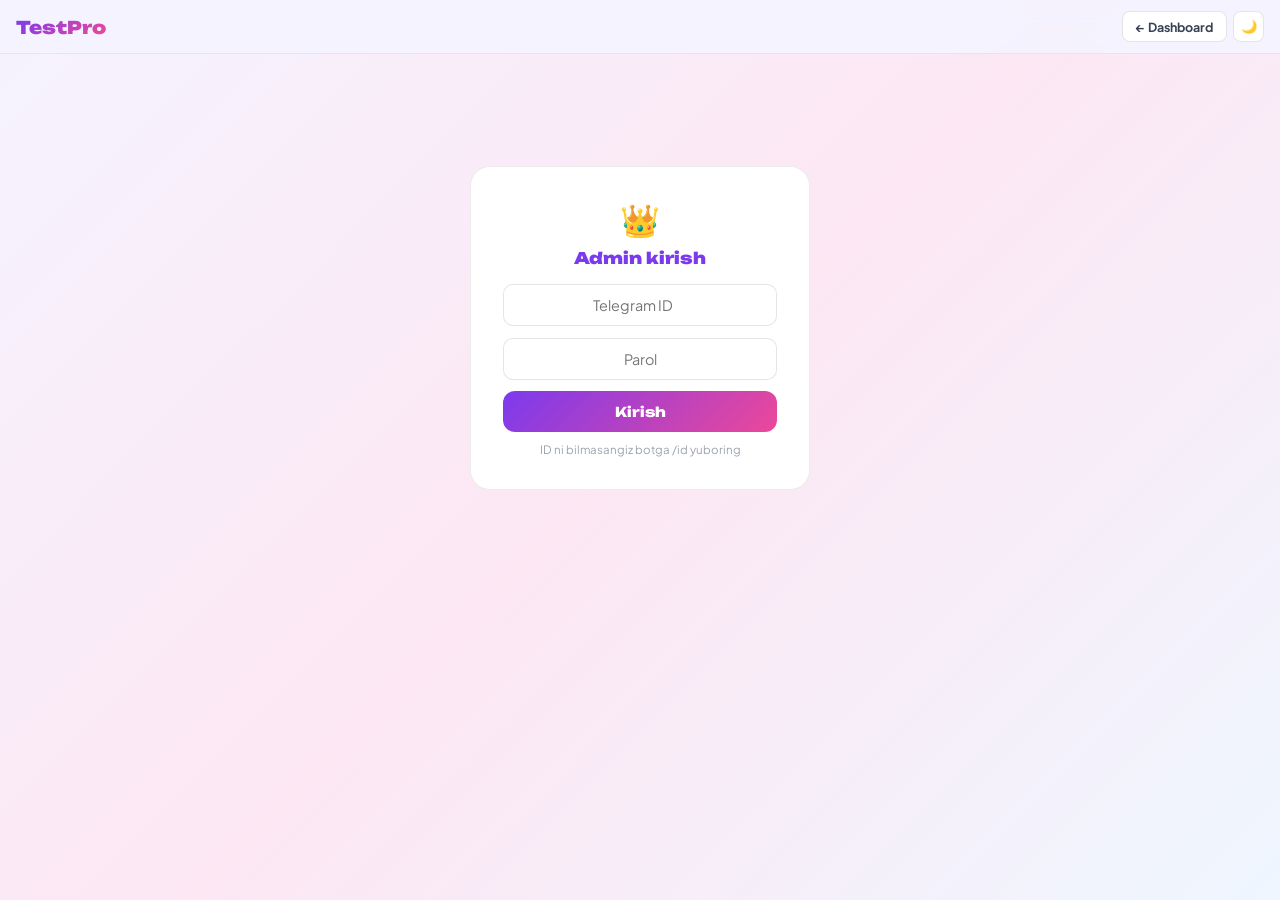
<file: admin.html>
<!DOCTYPE html>
<html lang="uz" data-theme="light">
<head>
<meta charset="UTF-8"/>
<meta name="viewport" content="width=device-width,initial-scale=1.0"/>
<title>TestPro — Admin Panel</title>
<link rel="preconnect" href="https://fonts.googleapis.com"/>
<link href="https://fonts.googleapis.com/css2?family=Plus+Jakarta+Sans:wght@400;500;600;700;800&family=Unbounded:wght@700;800;900&display=swap" rel="stylesheet"/>
<style>
*,*::before,*::after{box-sizing:border-box;margin:0;padding:0}
body{font-family:'Plus Jakarta Sans',sans-serif;min-height:100vh;
  background:linear-gradient(135deg,#f5f3ff 0%,#fce7f3 50%,#eff6ff 100%);color:#1a1a2e}
[data-theme="dark"] body{background:linear-gradient(135deg,#0d0820,#140a20,#080d1a);color:#e8e0ff}

/* NAV */
.nav{position:fixed;top:0;left:0;right:0;height:54px;z-index:500;
  display:flex;align-items:center;justify-content:space-between;padding:0 1rem;
  background:rgba(245,243,255,.92);backdrop-filter:blur(20px);
  border-bottom:1px solid rgba(124,58,237,.1)}
[data-theme="dark"] .nav{background:rgba(13,8,32,.92)}
.logo{font-family:'Unbounded',sans-serif;font-size:1.1rem;font-weight:900;cursor:pointer;
  background:linear-gradient(135deg,#7c3aed,#ec4899);
  -webkit-background-clip:text;-webkit-text-fill-color:transparent;background-clip:text}
.nav-r{display:flex;gap:.4rem;align-items:center}
.nbtn{padding:.38rem .8rem;border-radius:8px;border:1.5px solid rgba(0,0,0,.1);
  background:#fff;cursor:pointer;font-size:.78rem;font-weight:700;
  font-family:'Plus Jakarta Sans',sans-serif;color:#374151;transition:all .2s}
[data-theme="dark"] .nbtn{background:rgba(255,255,255,.08);border-color:rgba(255,255,255,.12);color:#c4b5fd}
.nbtn:hover{border-color:#7c3aed;color:#7c3aed}
.tbtn{width:31px;height:31px;border-radius:8px;border:1.5px solid rgba(0,0,0,.1);
  background:#fff;cursor:pointer;font-size:.82rem}
[data-theme="dark"] .tbtn{background:rgba(255,255,255,.08);border-color:rgba(255,255,255,.15)}

/* PAGE */
.page{padding:70px 1rem 3rem;max-width:820px;margin:0 auto}
.page-h{font-family:'Unbounded',sans-serif;font-size:1.2rem;font-weight:900;
  color:#d97706;margin-bottom:1.25rem;display:flex;align-items:center;gap:.45rem}

/* STATS */
.stats{display:grid;grid-template-columns:repeat(2,1fr);gap:.65rem;margin-bottom:1.2rem}
.sbox{background:#fff;border:1px solid rgba(0,0,0,.07);border-radius:14px;padding:.9rem;text-align:center}
[data-theme="dark"] .sbox{background:rgba(255,255,255,.05);border-color:rgba(255,255,255,.09)}
.sv{font-family:'Unbounded',sans-serif;font-size:1.5rem;font-weight:900;color:#7c3aed}
.sl{font-size:.68rem;color:#9ca3af;text-transform:uppercase;letter-spacing:.06em;font-weight:700;margin-top:.1rem}

/* TABS */
.tabs{display:flex;gap:.45rem;margin-bottom:1.25rem;flex-wrap:wrap}
.tab{padding:.5rem 1rem;border-radius:10px;border:1.5px solid rgba(0,0,0,.1);
  background:#fff;cursor:pointer;font-size:.8rem;font-weight:700;
  font-family:'Plus Jakarta Sans',sans-serif;color:#6b7280;transition:all .2s}
[data-theme="dark"] .tab{background:rgba(255,255,255,.07);border-color:rgba(255,255,255,.12);color:#9ca3af}
.tab.on{border-color:#7c3aed;background:rgba(124,58,237,.1);color:#7c3aed}

/* ITEM */
.item{background:#fff;border:1px solid rgba(0,0,0,.07);border-radius:13px;
  padding:.82rem .9rem;margin-bottom:.5rem;
  display:flex;align-items:center;justify-content:space-between;gap:.65rem;flex-wrap:wrap}
[data-theme="dark"] .item{background:rgba(255,255,255,.05);border-color:rgba(255,255,255,.09)}
.item-l{display:flex;align-items:center;gap:.7rem;flex:1;min-width:0}
.ava{width:40px;height:40px;border-radius:50%;display:flex;align-items:center;
  justify-content:center;font-size:1rem;font-weight:800;color:#fff;flex-shrink:0;overflow:hidden}
.ava img{width:100%;height:100%;object-fit:cover}
.item-name{font-size:.88rem;font-weight:700;color:#111827;margin-bottom:.15rem;
  overflow:hidden;text-overflow:ellipsis;white-space:nowrap}
[data-theme="dark"] .item-name{color:#e5e7eb}
.item-meta{font-size:.7rem;color:#9ca3af}
.itag{display:inline-block;padding:.14rem .48rem;border-radius:99px;
  font-size:.63rem;font-weight:700;margin-left:.3rem}
.t-a{background:rgba(16,185,129,.1);color:#059669;border:1px solid rgba(16,185,129,.2)}
.t-u{background:rgba(124,58,237,.1);color:#7c3aed;border:1px solid rgba(124,58,237,.2)}
.t-pub{background:rgba(16,185,129,.1);color:#059669}
.t-priv{background:rgba(245,158,11,.1);color:#d97706}
.act-wrap{display:flex;gap:.4rem;flex-shrink:0}
.abtn{padding:.32rem .65rem;border-radius:8px;border:none;cursor:pointer;
  font-size:.73rem;font-weight:700;font-family:'Plus Jakarta Sans',sans-serif;transition:all .2s}
.abtn-p{background:rgba(124,58,237,.1);color:#7c3aed;border:1px solid rgba(124,58,237,.2)}
.abtn-p:hover{background:rgba(124,58,237,.2)}
.abtn-d{background:rgba(239,68,68,.1);color:#ef4444;border:1px solid rgba(239,68,68,.2)}
.abtn-d:hover{background:rgba(239,68,68,.2)}
.abtn-a{background:rgba(245,158,11,.1);color:#d97706;border:1px solid rgba(245,158,11,.2)}
.abtn-g{background:rgba(16,185,129,.1);color:#059669;border:1px solid rgba(16,185,129,.2)}
.abtn-g:hover{background:rgba(16,185,129,.2)}

/* SEARCH */
.srch{width:100%;padding:.55rem .9rem;border-radius:10px;border:1.5px solid rgba(0,0,0,.1);
  font-family:'Plus Jakarta Sans',sans-serif;font-size:.82rem;margin-bottom:.85rem;
  background:#fff;color:#111;outline:none;transition:border .2s}
[data-theme="dark"] .srch{background:rgba(255,255,255,.07);border-color:rgba(255,255,255,.12);color:#e5e7eb}
.srch:focus{border-color:#7c3aed}

/* MISC */
.sp{width:24px;height:24px;border:2.5px solid rgba(124,58,237,.2);
  border-top-color:#7c3aed;border-radius:50%;animation:spin .7s linear infinite;margin:1.5rem auto}
@keyframes spin{to{transform:rotate(360deg)}}
.emp{text-align:center;padding:1.5rem;color:#9ca3af;font-size:.82rem}
.toast{position:fixed;bottom:1.3rem;left:50%;transform:translateX(-50%);
  background:rgba(10,5,25,.88);color:#fff;padding:.62rem 1.1rem;
  border-radius:12px;font-size:.8rem;font-weight:600;z-index:9999;backdrop-filter:blur(12px)}

/* AUTH SCREEN */
.auth-card{background:#fff;border-radius:20px;padding:2rem;max-width:340px;
  margin:6rem auto;border:1px solid rgba(0,0,0,.07);text-align:center}
[data-theme="dark"] .auth-card{background:rgba(255,255,255,.06);border-color:rgba(255,255,255,.1)}
.auth-card h2{font-family:'Unbounded',sans-serif;font-size:1rem;font-weight:900;
  color:#7c3aed;margin-bottom:1rem}
.auth-inp{width:100%;padding:.7rem 1rem;border-radius:10px;border:1.5px solid rgba(0,0,0,.1);
  font-family:'Plus Jakarta Sans',sans-serif;font-size:.9rem;margin-bottom:.7rem;
  background:#fff;color:#111;outline:none;text-align:center}
[data-theme="dark"] .auth-inp{background:rgba(255,255,255,.07);border-color:rgba(255,255,255,.12);color:#e5e7eb}
.auth-btn{width:100%;padding:.75rem;border-radius:12px;border:none;cursor:pointer;
  font-family:'Unbounded',sans-serif;font-size:.85rem;font-weight:800;color:#fff;
  background:linear-gradient(135deg,#7c3aed,#ec4899);transition:opacity .2s}
.auth-btn:hover{opacity:.88}
.auth-hint{font-size:.72rem;color:#9ca3af;margin-top:.6rem}

/* PAUSE tag */
.t-pause{background:rgba(239,68,68,.1);color:#ef4444}
</style>
</head>
<body>
<nav class="nav">
  <div class="logo" onclick="goTo('index.html')">TestPro</div>
  <div class="nav-r">
    <button class="nbtn" onclick="goTo('dashboard.html')">← Dashboard</button>
    <button class="tbtn" id="tbtn">🌙</button>
  </div>
</nav>

<!-- AUTH SCREEN -->
<div id="auth-screen" style="display:none" class="page">
  <div class="auth-card">
    <div style="font-size:2rem;margin-bottom:.5rem">👑</div>
    <h2>Admin kirish</h2>
    <input class="auth-inp" id="auth-id" type="number" placeholder="Telegram ID" inputmode="numeric"/>
    <input class="auth-inp" id="auth-pass" type="password" placeholder="Parol"/>
    <button class="auth-btn" onclick="doLogin()">Kirish</button>
    <div class="auth-hint">ID ni bilmasangiz botga /id yuboring</div>
  </div>
</div>

<!-- MAIN PANEL -->
<div id="main-screen" style="display:none" class="page">
  <div class="page-h">👑 Admin Panel</div>

  <div class="stats" id="stats-wrap">
    <div class="sbox"><div class="sv" id="cnt-tests">…</div><div class="sl">Testlar</div></div>
    <div class="sbox"><div class="sv" id="cnt-solve">…</div><div class="sl">Jami yechilgan</div></div>
  </div>

  <div class="tabs">
    <button class="tab on" id="tab-tests" onclick="switchTab('tests')">📝 Testlar</button>
    <button class="tab" id="tab-stats" onclick="switchTab('stats')">📊 Statistika</button>
  </div>

  <!-- TESTS PANEL -->
  <div id="panel-tests">
    <input class="srch" id="srch-tests" placeholder="🔍 Test qidirish..." oninput="filterTests()"/>
    <div id="tests-list"><div class="sp"></div></div>
  </div>

  <!-- STATS PANEL -->
  <div id="panel-stats" style="display:none">
    <div id="stats-summary" class="stats" style="grid-template-columns:repeat(2,1fr);margin-bottom:1rem"></div>
    <div id="chart-timeline" style="margin-bottom:1.2rem"></div>
    <div id="chart-categories" style="margin-bottom:1.2rem"></div>
    <div id="top-tests-wrap" style="margin-bottom:1.2rem"></div>
    <div style="margin-top:1rem;text-align:center">
      <button class="abtn abtn-d" style="padding:.5rem 1.2rem;font-size:.8rem" onclick="doLogout()">🚪 Chiqish</button>
    </div>
  </div>
</div>

<script src="js/api.js"></script>
<script>
if(typeof normalizeQ==='undefined'){window.normalizeQ=function(arr){return(arr||[]).map(q=>{const type=q.type==='multiple_choice'?'multiple':q.type==='true_false'?'truefalse':q.type||'multiple';const text=q.text||q.question||q.q||'';const options=(q.options||[]).map(o=>String(o));let correct=0;if(typeof q.correct==='number'){correct=q.correct;}else if(typeof q.correct==='string'){const idx=options.findIndex(o=>o===q.correct||o.trim()===q.correct.trim());correct=idx>=0?idx:0;}return{...q,type,text,options,correct,explanation:q.explanation||'',points:q.points||1};});};}
if(typeof esc==='undefined'){window.esc=function(s){const d=document.createElement('div');d.textContent=String(s||'');return d.innerHTML;};}
if(typeof fmtTime==='undefined'){window.fmtTime=function(s){s=s||0;return String(Math.floor(s/60)).padStart(2,'0')+':'+String(s%60).padStart(2,'0');};}
if(typeof fmtDate==='undefined'){window.fmtDate=function(ts){if(!ts)return'—';try{const ms=(typeof ts==='number'&&ts<1e12)?ts*1000:ts;return new Date(ms).toLocaleDateString('uz-UZ',{day:'numeric',month:'short',year:'numeric'});}catch{return'—';}}}
if(typeof getSubject==='undefined'){const _S={english:{label:'English',emoji:'🇬🇧'},arabic:{label:'Arabcha',emoji:'🕌'},russian:{label:'Ruscha',emoji:'🇷🇺'},turkish:{label:'Turkcha',emoji:'🇹🇷'},uzbek:{label:"O'zbekcha",emoji:'🇺🇿'},math:{label:'Matematika',emoji:'🧮'},it:{label:'IT/CS',emoji:'💻'},science:{label:'Fanlar',emoji:'🔬'},religion:{label:'Din',emoji:'📖'},history:{label:'Tarix',emoji:'🏛️'},biology:{label:'Biologiya',emoji:'🧬'},chemistry:{label:'Kimyo',emoji:'⚗️'},physics:{label:'Fizika',emoji:'⚡'},literature:{label:'Adabiyot',emoji:'✍️'},sport:{label:'Sport',emoji:'⚽'},other:{label:'Boshqa',emoji:'📚'}};window.getSubject=function(k){if(!k)return _S.other;const l=k.toLowerCase().replace(/[\s\-_]/g,'');if(_S[l])return _S[l];const f=Object.entries(_S).find(([x])=>l.includes(x));return f?f[1]:{label:k,emoji:'📚'};};window.getIco=function(s){if(!s)return'📚';const k=(s||'').toLowerCase().replace(/[\s\-_]/g,'');const I={english:'🇬🇧',arabic:'🕌',russian:'🇷🇺',turkish:'🇹🇷',uzbek:'🇺🇿',math:'🧮',it:'💻',science:'🔬',religion:'📖',history:'🏛️',biology:'🧬',chemistry:'⚗️',physics:'⚡',literature:'✍️',sport:'⚽',other:'📚'};return I[k]||Object.entries(I).find(([x])=>k.includes(x))?.[1]||'📚';};}
if(typeof goTo==='undefined'){const _B=(()=>{const p=window.location.pathname;const i=p.lastIndexOf('/');return i>0?p.slice(0,i+1):'/'})();window.goTo=function(page){window.location.href=_B+page;};}
</script>
<script>
/* ── THEME ── */
const T={
  get(){return localStorage.getItem('tp_theme')||(matchMedia('(prefers-color-scheme:dark)').matches?'dark':'light')},
  set(t){document.documentElement.setAttribute('data-theme',t);localStorage.setItem('tp_theme',t);
    document.getElementById('tbtn').textContent=t==='dark'?'☀️':'🌙'},
  toggle(){this.set(this.get()==='dark'?'light':'dark')}
};
T.set(T.get());
document.getElementById('tbtn').onclick=()=>T.toggle();

function esc(s){const d=document.createElement('div');d.textContent=s||'';return d.innerHTML;}
function goTo(p){window.location.href=p;}
function toast(msg){
  const el=document.createElement('div');el.className='toast';el.textContent=msg;
  document.body.appendChild(el);setTimeout(()=>el.remove(),2500);
}

/* ── AVATAR ── */
function avatarEl(name, photoUrl) {
  const colors=['#7c3aed','#ec4899','#059669','#d97706','#2563eb','#dc2626'];
  const col = colors[(name||'?').charCodeAt(0) % colors.length];
  const letter = (name||'?')[0].toUpperCase();
  if (photoUrl) {
    return `<div class="ava"><img src="${photoUrl}" onerror="this.parentElement.innerHTML='${letter}';this.parentElement.style.background='${col}'"/></div>`;
  }
  return `<div class="ava" style="background:${col}">${letter}</div>`;
}

/* ── SESSION ── */
const SESSION_KEY = 'tp_admin_session';
function getSession(){try{return JSON.parse(localStorage.getItem(SESSION_KEY)||'null');}catch{return null;}}
function setSession(s){localStorage.setItem(SESSION_KEY,JSON.stringify(s));}
function clearSession(){localStorage.removeItem(SESSION_KEY);}

/* ── AUTH ── */
async function doLogin(){
  const uid  = document.getElementById('auth-id').value.trim();
  const pass = document.getElementById('auth-pass').value.trim();
  if(!uid||!pass){toast('❌ ID va parolni kiriting');return;}

  try{
    const res = await fetch(`/api/proxy?endpoint=admin/login`,{
      method:'POST',
      headers:{'Content-Type':'application/json'},
      body:JSON.stringify({uid, password:pass})
    });
    const data = await res.json();
    if(data.ok){
      // Telegram dan ism olish
      const userRes = await fetch(`/api/proxy?endpoint=user/${uid}`);
      const user = await userRes.json();
      setSession({uid, name: user.name||'Admin', is_admin:true});
      showMain();
    } else {
      toast('❌ '+(data.error||'Xato'));
    }
  } catch(e){toast('❌ Ulanish xatosi');}
}

document.addEventListener('keydown', e=>{
  if(e.key==='Enter' && document.getElementById('auth-screen').style.display!=='none') doLogin();
});

/* ── INIT ── */
(async()=>{
  const s = getSession();
  if(s?.is_admin){
    showMain();
  } else {
    document.getElementById('auth-screen').style.display='block';
  }
})();

async function showMain(){
  document.getElementById('auth-screen').style.display='none';
  document.getElementById('main-screen').style.display='block';
  await loadTests();
}

/* ── TABS ── */
function switchTab(t){
  document.getElementById('panel-tests').style.display=t==='tests'?'block':'none';
  document.getElementById('panel-stats').style.display=t==='stats'?'block':'none';
  document.getElementById('tab-tests').classList.toggle('on',t==='tests');
  document.getElementById('tab-stats').classList.toggle('on',t==='stats');
  if(t==='stats') renderStats();
}

/* ── TESTS ── */
let allTests=[], filteredTests=[];

async function loadTests(){
  try{
    // index dan barcha testlarni olamiz (admin uchun)
    const res = await fetch('/api/proxy?endpoint=admin/tests');
    const data = await res.json();

    if(Array.isArray(data)){
      allTests = data;
    } else {
      // Fallback — public testlar
      const pub = await fetch('/api/proxy?endpoint=tests/public');
      allTests = await pub.json();
    }

    filteredTests = [...allTests];
    document.getElementById('cnt-tests').textContent = allTests.length;
    const totalSolve = allTests.reduce((s,t)=>s+(t.solve_count||0),0);
    document.getElementById('cnt-solve').textContent = totalSolve;
    renderTests();
  } catch(e){
    document.getElementById('tests-list').innerHTML='<div class="emp">❌ Yuklanmadi</div>';
  }
}

function filterTests(){
  const q = document.getElementById('srch-tests').value.toLowerCase();
  filteredTests = q ? allTests.filter(t=>(t.title||'').toLowerCase().includes(q)) : [...allTests];
  renderTests();
}

function renderTests(){
  const wrap = document.getElementById('tests-list');
  if(!filteredTests.length){wrap.innerHTML='<div class="emp">Test topilmadi</div>';return;}
  wrap.innerHTML = filteredTests.map(t=>{
    const qc    = t.question_count||t.questionCount||0;
    const sc    = t.solve_count||t.attempts||0;
    const avg   = t.avg_score||t.averageScore||0;
    const author= t.creator_name||t.authorName||'Anonim';
    const visTag= t.visibility==='public'
      ? '<span class="itag t-pub">🌐 Ommaviy</span>'
      : '<span class="itag t-priv">🔒 Maxsus</span>';
    const pauseTag= t.is_paused ? '<span class="itag t-pause">⏸ Pause</span>' : '';
    const date  = t.created_at ? new Date(t.created_at).toLocaleDateString('uz-UZ',{day:'numeric',month:'short',year:'numeric'}) : '';
    return `
    <div class="item">
      <div class="item-l">
        ${avatarEl(t.title)}
        <div style="flex:1;min-width:0">
          <div class="item-name">${esc(t.title||'?')}${visTag}${pauseTag}</div>
          <div class="item-meta">
            👤 ${esc(author)} &nbsp;·&nbsp;
            📝 ${qc} savol &nbsp;·&nbsp;
            ▶ ${sc} marta
            ${avg?` &nbsp;·&nbsp; ⭐ ${Math.round(avg)}%`:''}
            ${date?` &nbsp;·&nbsp; 📅 ${date}`:''}
          </div>
        </div>
      </div>
      <div class="act-wrap">
        <button class="abtn abtn-p" onclick="goTo('test.html?id=${t.id||t.test_id}')">▶️ Ochish</button>
        ${t.is_paused
          ? `<button class="abtn abtn-g" onclick="adminPause('${t.id||t.test_id}',false)">▶ Davom</button>`
          : `<button class="abtn abtn-a" onclick="adminPause('${t.id||t.test_id}',true)">⏸ Pause</button>`}
        <button class="abtn abtn-d" onclick="adminDel('${t.id||t.test_id}')">🗑️</button>
      </div>
    </div>`;
  }).join('');
}

/* ── STATS ── */
function renderStats(){
  const wrap = document.getElementById('stats-detail');
  if(!allTests.length){wrap.innerHTML='<div class="emp">Ma\'lumot yo\'q</div>';return;}

  const totalSolve = allTests.reduce((s,t)=>s+(t.solve_count||0),0);
  const avgAll     = allTests.filter(t=>t.avg_score).reduce((s,t,_,a)=>s+(t.avg_score/a.length),0);
  const pubCount   = allTests.filter(t=>t.visibility==='public').length;
  const topTest    = [...allTests].sort((a,b)=>(b.solve_count||0)-(a.solve_count||0))[0];

  wrap.innerHTML=`
    <div class="stats" style="grid-template-columns:repeat(2,1fr)">
      <div class="sbox"><div class="sv">${allTests.length}</div><div class="sl">Jami testlar</div></div>
      <div class="sbox"><div class="sv">${pubCount}</div><div class="sl">Ommaviy</div></div>
      <div class="sbox"><div class="sv">${totalSolve}</div><div class="sl">Jami yechilgan</div></div>
      <div class="sbox"><div class="sv">${avgAll?Math.round(avgAll)+'%':'—'}</div><div class="sl">O'rtacha ball</div></div>
    </div>
    ${topTest?`
    <div style="margin-top:.5rem">
      <div style="font-size:.75rem;color:#9ca3af;font-weight:700;text-transform:uppercase;letter-spacing:.06em;margin-bottom:.5rem">🏆 Eng mashhur test</div>
      <div class="item">
        <div class="item-l">
          ${avatarEl(topTest.title)}
          <div>
            <div class="item-name">${esc(topTest.title)}</div>
            <div class="item-meta">▶ ${topTest.solve_count||0} marta · ⭐ ${Math.round(topTest.avg_score||0)}%</div>
          </div>
        </div>
        <button class="abtn abtn-p" onclick="goTo('test.html?id=${topTest.id||topTest.test_id}')">▶️</button>
      </div>
    </div>`:''}

    <div style="margin-top:1rem;text-align:center">
      <button class="abtn abtn-d" style="padding:.5rem 1.2rem;font-size:.8rem" onclick="doLogout()">🚪 Chiqish</button>
    </div>`;
}

/* ── ACTIONS ── */
window.adminPause = async(id, pause)=>{
  try{
    const res = await fetch(`/api/proxy?endpoint=admin/test/${id}/pause`,{
      method:'POST',
      headers:{'Content-Type':'application/json'},
      body:JSON.stringify({pause})
    });
    const d = await res.json();
    if(d.ok){
      const t = allTests.find(x=>(x.id||x.test_id)===id);
      if(t) t.is_paused = pause;
      filteredTests = [...allTests];
      renderTests();
      toast(pause?'⏸ Pause qilindi':'▶ Davom ettirildi');
    } else { toast('❌ '+(d.error||'Xato')); }
  } catch{ toast('❌ Ulanish xatosi'); }
};

window.adminDel = async(id)=>{
  if(!confirm('Testni o\'chirishni xohlaysizmi?')) return;
  try{
    const res = await fetch(`/api/proxy?endpoint=admin/test/${id}/delete`,{method:'POST'});
    const d = await res.json();
    if(d.ok||d.deleted){
      allTests = allTests.filter(t=>(t.id||t.test_id)!==id);
      filteredTests = [...allTests];
      document.getElementById('cnt-tests').textContent = allTests.length;
      renderTests();
      toast('✅ O\'chirildi');
    } else { toast('❌ '+(d.error||'Xato')); }
  } catch{ toast('❌ Ulanish xatosi'); }
};

function doLogout(){
  clearSession();
  location.reload();
}
</script>
</body>
</html>
</file>
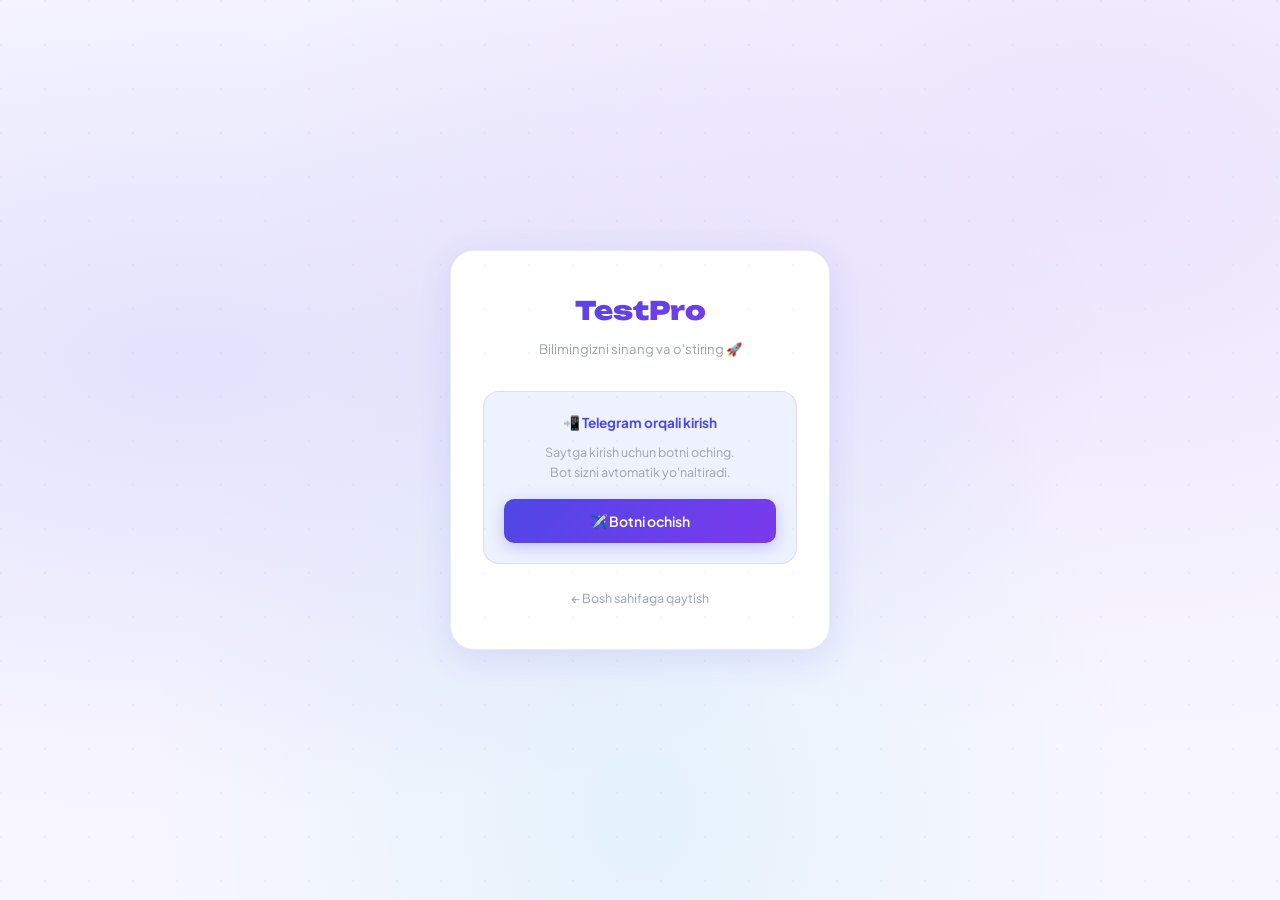
<file: create.html>
<!DOCTYPE html>
<html lang="uz" data-theme="light">
<head>
<meta charset="UTF-8"/>
<meta name="viewport" content="width=device-width,initial-scale=1.0"/>
<title>TestPro — Test Yaratish</title>
<link href="https://fonts.googleapis.com/css2?family=Plus+Jakarta+Sans:wght@400;500;600;700;800&family=Unbounded:wght@700;800;900&display=swap" rel="stylesheet"/>
<style>
*{box-sizing:border-box;margin:0;padding:0;-webkit-tap-highlight-color:transparent}
:root{
  --bg:#EEF0FF;--card:#fff;--text:#1a1a2e;--text2:#6b7280;--text3:#9ca3af;
  --acc:#6C3FE8;--acc2:#C040C8;--border:rgba(108,63,232,.12);
  --green:#059669;--red:#ef4444;--yellow:#f59e0b;
  --shadow:0 4px 20px rgba(108,63,232,.07)
}
[data-theme=dark]{
  --bg:#0d0820;--card:#140d28;--text:#e8e0ff;--text2:#9ca3af;--text3:#6b7280;
  --border:rgba(108,63,232,.22);--shadow:0 4px 20px rgba(0,0,0,.3)
}
body{font-family:'Plus Jakarta Sans',sans-serif;min-height:100vh;background:var(--bg);color:var(--text)}

/* NAV */
.nav{position:fixed;top:0;left:0;right:0;height:56px;z-index:500;
  display:flex;align-items:center;justify-content:space-between;padding:0 1rem;
  background:var(--bg);border-bottom:1px solid var(--border);backdrop-filter:blur(10px)}
.logo{font-family:'Unbounded',sans-serif;font-size:1.05rem;font-weight:900;cursor:pointer;
  background:linear-gradient(135deg,var(--acc),var(--acc2));
  -webkit-background-clip:text;-webkit-text-fill-color:transparent;background-clip:text}
.nav-r{display:flex;align-items:center;gap:.45rem}
.ibtn{width:36px;height:36px;border-radius:12px;border:1.5px solid var(--border);cursor:pointer;
  font-size:.9rem;background:var(--card);display:flex;align-items:center;justify-content:center;
  color:var(--text);transition:all .2s}
.ibtn:hover{border-color:rgba(108,63,232,.4);background:rgba(108,63,232,.05)}

/* PAGE */
.page{padding:68px 1rem 4rem;max-width:680px;margin:0 auto}

/* SECTION CARD */
.sec{background:var(--card);border-radius:20px;padding:1.25rem;margin-bottom:1rem;
  border:1px solid var(--border);box-shadow:var(--shadow)}
.sec.has-error{border-color:var(--red)!important;box-shadow:0 0 0 3px rgba(239,68,68,.12)!important}
.sec-title{font-family:'Unbounded',sans-serif;font-size:.88rem;font-weight:900;
  margin-bottom:1rem;display:flex;align-items:center;gap:.45rem;color:var(--text)}

/* FORM */
.fg{margin-bottom:.9rem}
.fg:last-child{margin-bottom:0}
.flbl{font-size:.78rem;font-weight:700;color:var(--acc);margin-bottom:.38rem;display:flex;align-items:center;gap:.3rem}
.flbl .req{color:var(--red)}
.finp{width:100%;padding:.78rem 1rem;border-radius:13px;border:1.5px solid var(--border);
  background:var(--bg);font-family:inherit;font-size:.9rem;font-weight:600;color:var(--text);
  outline:none;transition:border-color .2s,box-shadow .2s}
.finp:focus{border-color:var(--acc);box-shadow:0 0 0 3px rgba(108,63,232,.1)}
.finp.err{border-color:var(--red)!important;box-shadow:0 0 0 3px rgba(239,68,68,.12)!important;animation:shake .3s}
@keyframes shake{0%,100%{transform:translateX(0)}25%{transform:translateX(-5px)}75%{transform:translateX(5px)}}
textarea.finp{resize:vertical;min-height:70px;line-height:1.6}
.ferr{color:var(--red);font-size:.74rem;font-weight:700;margin-top:.3rem;display:none}
.ferr.show{display:block}

/* SUBJECTS GRID */
.subj-grid{display:grid;grid-template-columns:repeat(auto-fill,minmax(90px,1fr));gap:.4rem;margin-bottom:.6rem}
.sbtn{padding:.55rem .35rem;border-radius:12px;border:1.5px solid var(--border);
  background:var(--bg);cursor:pointer;transition:all .18s;text-align:center;
  font-size:.72rem;font-weight:700;font-family:inherit;color:var(--text2)}
.sbtn:hover{border-color:rgba(108,63,232,.4);color:var(--acc)}
.sbtn.on{border-color:var(--acc)!important;background:rgba(108,63,232,.09)!important;
  color:var(--acc)!important;box-shadow:0 0 0 3px rgba(108,63,232,.1)}
.sbtn .se{display:block;font-size:1.25rem;margin-bottom:.15rem}
.custom-row{display:flex;gap:.45rem;margin-top:.45rem}
.cbtn{padding:.6rem 1rem;border-radius:12px;border:none;cursor:pointer;
  background:rgba(108,63,232,.1);color:var(--acc);font-weight:700;font-size:.8rem;
  font-family:inherit;white-space:nowrap;transition:all .2s}
.cbtn:hover{background:rgba(108,63,232,.18)}

/* VISIBILITY */
.vis-grid{display:grid;grid-template-columns:1fr 1fr;gap:.5rem;margin-bottom:.6rem}
.vbtn{padding:.75rem .5rem;border-radius:14px;border:1.5px solid var(--border);
  background:var(--bg);cursor:pointer;transition:all .18s;text-align:center;
  font-size:.8rem;font-weight:700;font-family:inherit;color:var(--text2)}
.vbtn .vi{display:block;font-size:1.3rem;margin-bottom:.2rem}
.vbtn:hover{border-color:rgba(108,63,232,.4);color:var(--acc)}
.vbtn.on{border-color:var(--acc)!important;background:rgba(108,63,232,.09)!important;
  color:var(--acc)!important;box-shadow:0 0 0 3px rgba(108,63,232,.1)}

/* SETTINGS ROW */
.set-row{display:flex;justify-content:space-between;align-items:center;padding:.55rem 0;
  border-bottom:1px solid var(--border)}
.set-row:last-child{border-bottom:none}
.set-lbl{font-size:.84rem;font-weight:700;color:var(--text)}
.set-sub{font-size:.72rem;color:var(--text3);margin-top:.08rem}
/* Toggle */
.tog{position:relative;width:40px;height:22px;flex-shrink:0}
.tog input{opacity:0;width:0;height:0}
.tog-s{position:absolute;cursor:pointer;inset:0;background:rgba(108,63,232,.2);
  border-radius:99px;transition:.3s}
.tog-s:before{position:absolute;content:'';height:16px;width:16px;left:3px;bottom:3px;
  background:#fff;border-radius:50%;transition:.3s;box-shadow:0 1px 4px rgba(0,0,0,.2)}
input:checked+.tog-s{background:linear-gradient(135deg,var(--acc),var(--acc2))}
input:checked+.tog-s:before{transform:translateX(18px)}

/* 2-col inputs */
.two-col{display:grid;grid-template-columns:1fr 1fr;gap:.75rem}

/* QUESTION CARD */
.q-card{background:var(--card);border-radius:20px;padding:1.25rem;margin-bottom:.85rem;
  border:1.5px solid var(--border);box-shadow:var(--shadow);
  position:relative;transition:border-color .2s,box-shadow .2s}
.q-card:focus-within{border-color:rgba(108,63,232,.4)}
.q-card.has-error{border-color:var(--red)!important;box-shadow:0 0 0 3px rgba(239,68,68,.1)!important}
.q-hdr{display:flex;align-items:center;gap:.5rem;margin-bottom:1rem;flex-wrap:wrap}
.q-num{width:28px;height:28px;border-radius:9px;background:linear-gradient(135deg,var(--acc),var(--acc2));
  color:#fff;font-size:.72rem;font-weight:900;font-family:'Unbounded',sans-serif;
  display:flex;align-items:center;justify-content:center;flex-shrink:0}
.q-tabs{display:flex;gap:.3rem;flex-wrap:wrap}
.qtab{padding:.28rem .65rem;border-radius:99px;border:1.5px solid var(--border);
  background:var(--bg);font-size:.72rem;font-weight:700;cursor:pointer;
  transition:all .18s;font-family:inherit;color:var(--text2)}
.qtab:hover,.qtab.on{border-color:var(--acc);background:rgba(108,63,232,.08);color:var(--acc)}
.q-acts{display:flex;gap:.3rem;margin-left:auto}
.q-act{width:30px;height:30px;border-radius:9px;border:1.5px solid var(--border);
  background:var(--bg);cursor:pointer;font-size:.82rem;
  display:flex;align-items:center;justify-content:center;transition:all .2s;color:var(--text2)}
.q-act:hover{border-color:rgba(108,63,232,.4);color:var(--acc)}
.q-act.del:hover{border-color:var(--red);color:var(--red);background:rgba(239,68,68,.05)}

/* OPTIONS */
.opt-row{display:flex;align-items:center;gap:.5rem;margin-bottom:.45rem}
.opt-radio{width:18px;height:18px;accent-color:var(--acc);flex-shrink:0;cursor:pointer}
.opt-inp{flex:1;padding:.62rem .85rem;border-radius:11px;border:1.5px solid var(--border);
  background:var(--bg);font-family:inherit;font-size:.88rem;font-weight:600;color:var(--text);
  outline:none;transition:all .2s}
.opt-inp:focus{border-color:var(--acc);box-shadow:0 0 0 2px rgba(108,63,232,.1)}
.opt-inp.correct{border-color:var(--green)!important;background:rgba(5,150,105,.06)!important}
.opt-inp.err{border-color:var(--red)!important}
.add-opt{width:100%;padding:.5rem;border-radius:10px;
  border:1.5px dashed rgba(108,63,232,.28);background:transparent;
  font-size:.78rem;color:var(--text3);cursor:pointer;font-family:inherit;font-weight:600;
  margin-top:.25rem;transition:all .2s}
.add-opt:hover{border-color:var(--acc);color:var(--acc)}
.opt-hint{font-size:.72rem;color:var(--text3);margin-top:.4rem;padding:.45rem .7rem;
  background:rgba(108,63,232,.05);border-radius:9px}

/* EXPL */
.expl-toggle{background:none;border:none;cursor:pointer;font-size:.78rem;
  color:var(--text3);font-weight:600;font-family:inherit;padding:.35rem 0;
  display:flex;align-items:center;gap:.3rem;margin-top:.55rem;transition:color .2s}
.expl-toggle:hover{color:var(--acc)}
.expl-area{display:none;margin-top:.45rem}
.expl-area.open{display:block}

/* ADD QUESTION AREA */
.add-area{border:2px dashed rgba(108,63,232,.25);border-radius:20px;padding:1.5rem 1rem;
  text-align:center;background:rgba(108,63,232,.03);margin-bottom:1rem}
.add-lbl{font-size:.82rem;color:var(--text3);font-weight:600;margin-bottom:.85rem}
.add-grid{display:grid;grid-template-columns:repeat(3,1fr);gap:.45rem}
.aqbtn{padding:.75rem .35rem;border-radius:14px;cursor:pointer;font-weight:700;
  font-size:.76rem;font-family:inherit;transition:all .2s;border:2px solid;
  display:flex;flex-direction:column;align-items:center;gap:.22rem}
.aqbtn-m{border-color:rgba(108,63,232,.22);background:rgba(108,63,232,.06);color:var(--acc)}
.aqbtn-m:hover{background:rgba(108,63,232,.14)}
.aqbtn-t{border-color:rgba(5,150,105,.22);background:rgba(5,150,105,.06);color:var(--green)}
.aqbtn-t:hover{background:rgba(5,150,105,.14)}
.aqbtn-x{border-color:rgba(245,158,11,.22);background:rgba(245,158,11,.06);color:var(--yellow)}
.aqbtn-x:hover{background:rgba(245,158,11,.14)}

/* Q COUNTER BADGE */
.q-counter{background:var(--card);border-radius:14px;padding:.7rem 1rem;
  border:1px solid var(--border);display:flex;align-items:center;justify-content:space-between;
  margin-bottom:1rem}
.q-cnt-num{font-family:'Unbounded',sans-serif;font-size:1.3rem;font-weight:900;color:var(--acc)}
.q-cnt-lbl{font-size:.72rem;color:var(--text3);font-weight:600}

/* SAVE BTN */
.save-btn{width:100%;padding:.95rem;border-radius:16px;border:none;cursor:pointer;
  background:linear-gradient(135deg,var(--acc),var(--acc2));color:#fff;
  font-weight:800;font-size:.95rem;font-family:inherit;transition:all .22s;
  box-shadow:0 4px 18px rgba(108,63,232,.3);display:flex;align-items:center;justify-content:center;gap:.5rem}
.save-btn:hover{transform:translateY(-2px);box-shadow:0 8px 28px rgba(108,63,232,.4)}
.save-btn:disabled{opacity:.6;transform:none;cursor:not-allowed;box-shadow:none}

/* STICKY ERROR BANNER */
.err-banner{display:none;position:sticky;top:62px;z-index:80;
  background:#fef2f2;border:1.5px solid #fca5a5;border-radius:16px;
  padding:.85rem 1rem;margin-bottom:.85rem;box-shadow:0 4px 18px rgba(239,68,68,.13)}
[data-theme=dark] .err-banner{background:rgba(239,68,68,.08);border-color:rgba(239,68,68,.3)}
.err-banner.show{display:block}
.err-banner-title{font-weight:800;font-size:.88rem;color:var(--red);margin-bottom:.5rem}
.err-list{display:flex;flex-direction:column;gap:.3rem}
.err-item{display:flex;align-items:center;gap:.45rem;background:rgba(239,68,68,.08);
  border:1px solid rgba(239,68,68,.2);border-radius:9px;padding:.38rem .7rem;
  cursor:pointer;font-size:.78rem;font-weight:700;color:#b91c1c;transition:background .2s;text-align:left}
.err-item:hover{background:rgba(239,68,68,.15)}
[data-theme=dark] .err-item{color:#fca5a5}

/* ALERT */
.alert{padding:.85rem 1rem;border-radius:14px;margin-bottom:1rem;font-size:.86rem;font-weight:600}
.alert-ok{background:rgba(5,150,105,.08);border:1px solid rgba(5,150,105,.25);color:var(--green)}
.alert-err{background:rgba(239,68,68,.07);border:1px solid rgba(239,68,68,.22);color:var(--red)}

/* IMPORT MODAL */
.modal-bg{display:none;position:fixed;inset:0;background:rgba(0,0,0,.5);z-index:900;
  align-items:flex-end;justify-content:center;padding:0}
@media(min-width:480px){.modal-bg{align-items:center;padding:1rem}}
.modal-bg.show{display:flex}
.modal-box{background:var(--card);border-radius:24px 24px 0 0;width:100%;max-width:480px;
  max-height:90vh;overflow-y:auto}
@media(min-width:480px){.modal-box{border-radius:24px}}
.modal-hdr{display:flex;align-items:center;justify-content:space-between;
  padding:1.1rem 1.25rem .85rem;border-bottom:1px solid var(--border);position:sticky;top:0;
  background:var(--card);z-index:2}
.modal-body{padding:1.1rem 1.25rem}
.modal-close{width:30px;height:30px;border-radius:9px;border:1.5px solid var(--border);
  background:var(--bg);cursor:pointer;font-size:.82rem;color:var(--text2);
  display:flex;align-items:center;justify-content:center;transition:all .2s}
.modal-close:hover{border-color:rgba(108,63,232,.4);color:var(--acc)}
.imp-tabs{display:grid;grid-template-columns:1fr 1fr;gap:.45rem;margin-bottom:.85rem}
.impt{padding:.65rem;border-radius:12px;border:1.5px solid var(--border);background:var(--bg);
  font-weight:700;font-size:.82rem;cursor:pointer;font-family:inherit;color:var(--text2);
  transition:all .2s;text-align:center}
.impt.on{border-color:var(--acc);background:rgba(108,63,232,.09);color:var(--acc)}
.fmt-btns{display:flex;gap:.35rem;flex-wrap:wrap;margin-bottom:.65rem}
.fmtb{padding:.28rem .65rem;border-radius:99px;border:1.5px solid var(--border);background:var(--bg);
  font-size:.72rem;font-weight:700;cursor:pointer;color:var(--text3);font-family:inherit;transition:all .2s}
.fmtb.on{border-color:var(--acc);background:rgba(108,63,232,.09);color:var(--acc)}
.fmt-pre{background:var(--bg);border:1px solid var(--border);border-radius:11px;
  padding:.75rem .85rem;font-family:monospace;font-size:.74rem;line-height:1.7;
  color:var(--text2);max-height:130px;overflow-y:auto;margin-bottom:.6rem;white-space:pre-wrap}
.drop-zone{border:2.5px dashed rgba(108,63,232,.28);border-radius:16px;padding:2rem 1.25rem;
  text-align:center;cursor:pointer;background:rgba(108,63,232,.02);transition:all .22s}
.drop-zone:hover,.drop-zone.drag{border-color:var(--acc);background:rgba(108,63,232,.06)}
.file-label{display:inline-flex;align-items:center;gap:.45rem;padding:.62rem 1.35rem;
  border-radius:11px;background:linear-gradient(135deg,var(--acc),var(--acc2));color:#fff;
  font-weight:700;font-size:.83rem;cursor:pointer;font-family:inherit;margin-top:.6rem}
.modal-foot{display:flex;gap:.55rem;justify-content:flex-end;margin-top:.85rem}
.mbtn{padding:.65rem 1.35rem;border-radius:12px;border:none;cursor:pointer;
  font-weight:700;font-size:.84rem;font-family:inherit;transition:all .2s}
.mbtn-g{background:var(--bg);color:var(--text2);border:1.5px solid var(--border)}
.mbtn-g:hover{border-color:rgba(108,63,232,.4);color:var(--acc)}
.mbtn-p{background:linear-gradient(135deg,var(--acc),var(--acc2));color:#fff}
.mbtn-p:hover{transform:translateY(-1px);box-shadow:0 5px 16px rgba(108,63,232,.32)}

/* SPINNER */
.sp{width:36px;height:36px;border:3px solid rgba(108,63,232,.15);border-top-color:var(--acc);
  border-radius:50%;animation:spin .7s linear infinite;margin:2rem auto}
@keyframes spin{to{transform:rotate(360deg)}}
.sp-sm{display:inline-block;width:16px;height:16px;border:2px solid rgba(255,255,255,.3);
  border-top-color:#fff;border-radius:50%;animation:spin .7s linear infinite;vertical-align:middle;margin-right:5px}
</style>
</head>
<body>

<nav class="nav">
  <div class="logo" onclick="goTo('index.html')">TestPro</div>
  <div class="nav-r">
    <button class="ibtn" id="tbtn">🌙</button>
    <button class="ibtn" onclick="goTo('dashboard.html')" title="Dashboard">🏠</button>
  </div>
</nav>

<div class="page">

  <!-- PAGE HEADER -->
  <div style="display:flex;align-items:center;justify-content:space-between;flex-wrap:wrap;gap:.75rem;margin-bottom:1.25rem">
    <div>
      <div style="font-family:'Unbounded',sans-serif;font-size:1rem;font-weight:900" id="page-title">Yangi test yaratish</div>
      <div style="font-size:.76rem;color:var(--text3);margin-top:.15rem">Savollar qo'shing va sozlang</div>
    </div>
    <div style="display:flex;gap:.45rem;align-items:center">
      <button class="ibtn" onclick="openImport()" title="Import" style="width:auto;padding:0 .75rem;gap:.3rem;font-size:.8rem;font-weight:700;">📥 Import</button>
    </div>
  </div>

  <div id="alert-wrap"></div>

  <!-- ERROR BANNER -->
  <div class="err-banner" id="err-banner">
    <div class="err-banner-title">🚨 Saqlash uchun quyidagilarni to'ldiring:</div>
    <div class="err-list" id="err-list"></div>
  </div>

  <!-- TEST MA'LUMOTLARI -->
  <div class="sec" id="sec-info">
    <div class="sec-title">📋 Test haqida</div>

    <div class="fg">
      <div class="flbl">Test nomi <span class="req">*</span></div>
      <input class="finp" id="t-title" type="text" placeholder="Masalan: English Grammar A2" autocomplete="off"/>
      <div class="ferr" id="e-title">❌ Test nomini kiriting!</div>
    </div>

    <div class="fg">
      <div class="flbl">Tavsif</div>
      <textarea class="finp" id="t-desc" placeholder="Test haqida qisqacha..."></textarea>
    </div>

    <div class="fg">
      <div class="flbl">Fan / Guruh <span class="req">*</span></div>
      <div class="subj-grid" id="subj-grid"></div>
      <div class="custom-row">
        <input class="finp" id="custom-subj" type="text" style="flex:1" placeholder="O'z nomingizni yozing..." autocomplete="off"/>
        <button class="cbtn" onclick="setCustomSubj()">✓ Qo'llash</button>
      </div>
      <div class="ferr" id="e-subj">❌ Fan yoki guruh nomini tanlang!</div>
    </div>

    <div id="sel-subj" style="display:none;margin-top:.15rem;padding:.45rem .7rem;
      background:rgba(108,63,232,.07);border-radius:10px;font-size:.8rem;font-weight:700;color:var(--acc)">
    </div>
  </div>

  <!-- SOZLAMALAR -->
  <div class="sec">
    <div class="sec-title">⚙️ Sozlamalar</div>

    <div class="fg">
      <div class="flbl">Ko'rinish</div>
      <div class="vis-grid">
        <button class="vbtn on" id="vis-pub" onclick="setVis('public')">
          <span class="vi">🌐</span>Ommaviy
        </button>
        <button class="vbtn" id="vis-prv" onclick="setVis('private')">
          <span class="vi">🔒</span>Shaxsiy
        </button>
      </div>
      <div style="font-size:.74rem;color:var(--acc);background:rgba(108,63,232,.07);
        border-radius:10px;padding:.45rem .7rem;font-weight:600">
        🔑 Barcha testlar ulashish kodi bilan birga saqlanadi
      </div>
    </div>

    <div style="display:grid;grid-template-columns:1fr 1fr 1fr;gap:.75rem;margin-top:.75rem">
      <div class="fg" style="margin:0">
        <div class="flbl">⏱ Umumiy vaqt</div>
        <div style="position:relative">
          <input class="finp" id="t-time" type="number" value="0" min="0" max="180" placeholder="0=cheksiz" style="padding-right:2.5rem"/>
          <span style="position:absolute;right:.75rem;top:50%;transform:translateY(-50%);font-size:.72rem;color:var(--text3);font-weight:700;pointer-events:none">daq</span>
        </div>
      </div>
      <div class="fg" style="margin:0">
        <div class="flbl">⏳ Har savol</div>
        <div style="position:relative">
          <input class="finp" id="t-poll" type="number" value="30" min="5" max="120" placeholder="30" style="padding-right:2.2rem"/>
          <span style="position:absolute;right:.75rem;top:50%;transform:translateY(-50%);font-size:.72rem;color:var(--text3);font-weight:700;pointer-events:none">sek</span>
        </div>
      </div>
      <div class="fg" style="margin:0">
        <div class="flbl">🎯 O'tish bali</div>
        <div style="position:relative">
          <input class="finp" id="t-pass" type="number" value="60" min="0" max="100" style="padding-right:1.8rem"/>
          <span style="position:absolute;right:.75rem;top:50%;transform:translateY(-50%);font-size:.72rem;color:var(--text3);font-weight:700;pointer-events:none">%</span>
        </div>
      </div>
    </div>

    <div style="margin-top:.85rem">
      <div class="set-row">
        <div><div class="set-lbl">Savollarni aralashtirish</div>
        <div class="set-sub">Har safar tartib o'zgaradi</div></div>
        <label class="tog"><input type="checkbox" id="t-shuffle"/><span class="tog-s"></span></label>
      </div>
      <div class="set-row">
        <div><div class="set-lbl">Natijani ko'rsatish</div>
        <div class="set-sub">Test tugagandan keyin</div></div>
        <label class="tog"><input type="checkbox" id="t-result" checked/><span class="tog-s"></span></label>
      </div>
    </div>
  </div>

  <!-- SAVOLLAR -->
  <div class="q-counter">
    <div><div class="q-cnt-num" id="q-count">0</div><div class="q-cnt-lbl">ta savol</div></div>
    <button class="save-btn" style="width:auto;padding:.62rem 1.35rem;font-size:.84rem;box-shadow:none" id="save-top">
      💾 Saqlash
    </button>
  </div>

  <div id="q-container"></div>

  <!-- SAVOL QO'SHISH -->
  <div class="add-area">
    <div class="add-lbl">➕ Savol turi tanlang</div>
    <div class="add-grid">
      <button class="aqbtn aqbtn-m" onclick="addQ('multiple')">
        <span style="font-size:1.3rem">⭕</span>Ko'p tanlov
      </button>
      <button class="aqbtn aqbtn-t" onclick="addQ('truefalse')">
        <span style="font-size:1.3rem">✅</span>Ha / Yo'q
      </button>
      <button class="aqbtn aqbtn-x" onclick="addQ('text')">
        <span style="font-size:1.3rem">📝</span>Matn
      </button>
    </div>
  </div>

  <!-- SAVE BUTTON -->
  <button class="save-btn" id="save-btn">💾 Saqlash</button>

</div><!-- /page -->

<!-- IMPORT MODAL -->
<div class="modal-bg" id="imp-modal">
  <div class="modal-box">
    <div class="modal-hdr">
      <span style="font-size:.92rem;font-weight:800">📥 Savollarni import qilish</span>
      <button class="modal-close" onclick="closeImport()">✕</button>
    </div>
    <div class="modal-body">
      <div class="imp-tabs">
        <button class="impt on" id="impt-txt" onclick="switchImpTab('txt')">📝 Matn</button>
        <button class="impt" id="impt-file" onclick="switchImpTab('file')">📁 Fayl</button>
      </div>

      <!-- TEXT -->
      <div id="imp-txt-body">
        <div class="fmt-btns">
          <button class="fmtb on" onclick="showFmt(0,this)">A) * format</button>
          <button class="fmtb" onclick="showFmt(1,this)">1) [+] format</button>
          <button class="fmtb" onclick="showFmt(2,this)">Ha/Yo'q</button>
        </div>
        <div class="fmt-pre" id="fmt-pre"></div>
        <div style="font-size:.72rem;color:var(--text3);margin-bottom:.65rem">
          💡 <b>*</b> yoki <b>[+]</b> = to'g'ri javob &nbsp;·&nbsp; <b>Izoh:</b> = tushuntirish
        </div>
        <div class="fg">
          <div class="flbl">Savollarni kiriting:</div>
          <textarea class="finp" id="imp-ta" rows="9"
            style="font-family:monospace;font-size:.82rem;resize:vertical"
            placeholder="1. Savol matni?&#10;A) Variant&#10;B) To'g'ri javob *&#10;C) Variant&#10;D) Variant&#10;Izoh: Tushuntirish..."></textarea>
        </div>
        <div class="modal-foot">
          <button class="mbtn mbtn-g" onclick="closeImport()">Bekor</button>
          <button class="mbtn mbtn-p" onclick="doImport()">✅ Importlash</button>
        </div>
      </div>

      <!-- FILE -->
      <div id="imp-file-body" style="display:none">
        <div class="drop-zone" id="drop-zone">
          <div style="font-size:2rem;margin-bottom:.5rem">📁</div>
          <div style="font-weight:800;font-size:.92rem;margin-bottom:.25rem">Faylni bu yerga tashlang</div>
          <div style="font-size:.78rem;color:var(--text3)">yoki quyidagi tugmani bosing</div>
          <label class="file-label" for="file-inp">📂 .txt fayl tanlash</label>
          <input type="file" id="file-inp" accept=".txt,.text" style="display:none" onchange="handleFile(this)"/>
        </div>
        <div id="file-result" style="margin-top:.75rem"></div>
        <div class="modal-foot">
          <button class="mbtn mbtn-g" onclick="closeImport()">Yopish</button>
        </div>
      </div>
    </div>
  </div>
</div>

<script src="js/api.js"></script>
<script>
/* ─────────────────────────────────────
   STATE
───────────────────────────────────── */
let questions    = [];
let selectedSubj = '';
let selectedVis  = 'public';
let currentUser  = null;
let editId       = null;

/* ─────────────────────────────────────
   INIT
───────────────────────────────────── */
const TH={
  get(){return localStorage.getItem('tp_theme')||(matchMedia('(prefers-color-scheme:dark)').matches?'dark':'light')},
  set(t){document.documentElement.setAttribute('data-theme',t);localStorage.setItem('tp_theme',t);
    const b=document.getElementById('tbtn');if(b)b.textContent=t==='dark'?'☀️':'🌙'},
  toggle(){this.set(this.get()==='dark'?'light':'dark')}
};
TH.set(TH.get());
document.getElementById('tbtn').onclick=()=>TH.toggle();

(async()=>{
  currentUser=await AuthHelpers.requireAuth();
  if(!currentUser) return;
  buildSubjGrid();
  initFmtPreviews();
  const p=new URLSearchParams(location.search);
  editId=p.get('id');
  if(editId){
    document.getElementById('page-title').textContent='Testni tahrirlash';
    await loadEdit(editId);
  } else {
    addQ('multiple');
  }
})();

/* ─────────────────────────────────────
   SUBJECT GRID — barcha fanlar + boshqa uchun 📚
───────────────────────────────────── */
const SUBJ_LIST=[
  {key:'english',  emoji:'🇬🇧', label:'English'},
  {key:'russian',  emoji:'🇷🇺', label:'Ruscha'},
  {key:'uzbek',    emoji:'🇺🇿', label:'O\'zbekcha'},
  {key:'turkish',  emoji:'🇹🇷', label:'Turkcha'},
  {key:'arabic',   emoji:'🕌',  label:'Arabcha'},
  {key:'math',     emoji:'🧮',  label:'Matematika'},
  {key:'physics',  emoji:'⚡',  label:'Fizika'},
  {key:'chemistry',emoji:'⚗️', label:'Kimyo'},
  {key:'biology',  emoji:'🧬',  label:'Biologiya'},
  {key:'history',  emoji:'🏛️', label:'Tarix'},
  {key:'geography',emoji:'🗺️', label:'Geografiya'},
  {key:'it',       emoji:'💻',  label:'IT / CS'},
  {key:'literature',emoji:'✍️',label:'Adabiyot'},
  {key:'law',      emoji:'⚖️',  label:'Huquq'},
  {key:'economics',emoji:'💹',  label:'Iqtisodiyot'},
  {key:'religion', emoji:'📖',  label:'Din'},
  {key:'sport',    emoji:'⚽',  label:'Sport'},
  {key:'music',    emoji:'🎵',  label:'Musiqa'},
  {key:'art',      emoji:'🎨',  label:'San\'at'},
  {key:'other',    emoji:'📚',  label:'Boshqa'},
];

function buildSubjGrid(){
  const grid=document.getElementById('subj-grid');
  SUBJ_LIST.forEach(s=>{
    const b=document.createElement('button');
    b.className='sbtn';
    b.dataset.key=s.key;
    b.innerHTML=`<span class="se">${s.emoji}</span>${s.label}`;
    b.onclick=()=>{
      document.querySelectorAll('.sbtn').forEach(x=>x.classList.remove('on'));
      b.classList.add('on');
      selectedSubj=s.key;
      showSelSubj(s.emoji+' '+s.label);
      document.getElementById('e-subj').classList.remove('show');
    };
    grid.appendChild(b);
  });
}

function showSelSubj(label){
  const el=document.getElementById('sel-subj');
  el.textContent='✅ Tanlangan: '+label;
  el.style.display='block';
}

window.setCustomSubj=()=>{
  const val=document.getElementById('custom-subj').value.trim();
  if(!val) return;
  document.querySelectorAll('.sbtn').forEach(b=>b.classList.remove('on'));
  selectedSubj=val.toLowerCase().replace(/\s+/g,'-');
  showSelSubj('📚 '+val);
  document.getElementById('e-subj').classList.remove('show');
};

/* ─────────────────────────────────────
   VISIBILITY
───────────────────────────────────── */
window.setVis=vis=>{
  selectedVis=vis;
  document.getElementById('vis-pub').classList.toggle('on',vis==='public');
  document.getElementById('vis-prv').classList.toggle('on',vis==='private');
};

/* ─────────────────────────────────────
   QUESTIONS
───────────────────────────────────── */
window.addQ=(type='multiple')=>{
  questions.push({
    _id: Date.now()+Math.random(),
    type,
    text:'',
    options: type==='multiple'?['','','','']:type==='truefalse'?["Ha","Yo'q"]:[],
    correct:0,explanation:'',points:1,
    poll_time: +document.getElementById('t-poll')?.value || 30,
  });
  renderAll();
  setTimeout(()=>{
    const cards=document.querySelectorAll('.q-card');
    if(cards.length) cards[cards.length-1].scrollIntoView({behavior:'smooth',block:'nearest'});
  },80);
};

function renderAll(){
  document.getElementById('q-container').innerHTML='';
  questions.forEach((q,i)=>renderCard(q,i));
  document.getElementById('q-count').textContent=questions.length;
}

function renderCard(q,idx){
  const wrap=document.getElementById('q-container');
  const card=document.createElement('div');
  card.className='q-card';
  card.dataset.id=String(q._id);

  const typeLabel={multiple:'Ko\'p tanlov',truefalse:'Ha/Yo\'q',text:'Matn'};

  card.innerHTML=`
    <div class="q-hdr">
      <div class="q-num">${idx+1}</div>
      <div class="q-tabs">
        ${['multiple','truefalse','text'].map(t=>
          `<button class="qtab ${q.type===t?'on':''}" onclick="chType('${q._id}','${t}')">${typeLabel[t]}</button>`
        ).join('')}
      </div>
      <div class="q-acts">
        <button class="q-act" onclick="moveQ('${q._id}',-1)" title="Yuqoriga">↑</button>
        <button class="q-act" onclick="moveQ('${q._id}',1)" title="Pastga">↓</button>
        <button class="q-act del" onclick="delQ('${q._id}')" title="O'chirish">🗑</button>
      </div>
    </div>
    <div class="fg">
      <div class="flbl">Savol matni <span class="req">*</span></div>
      <textarea class="finp q-text" data-id="${q._id}" rows="2" placeholder="Savolni yozing...">${escH(q.text)}</textarea>
      <div class="ferr q-terr" id="qt-${q._id}">❌ Savol matni bo'sh!</div>
    </div>
    <div id="opts-${q._id}">${buildOpts(q)}</div>
    <div style="display:flex;align-items:center;gap:.9rem;flex-wrap:wrap;margin-top:.55rem">
      <div style="display:flex;align-items:center;gap:.38rem">
        <div class="flbl" style="margin:0;font-size:.75rem">Ball:</div>
        <input type="number" class="finp q-pts" style="width:62px;padding:.35rem .5rem"
          value="${q.points||1}" min="1" max="10" data-id="${q._id}"/>
      </div>
      <div style="display:flex;align-items:center;gap:.38rem">
        <div class="flbl" style="margin:0;font-size:.75rem" title="Telegram poll uchun bu savol vaqti">⏳ Poll (sek):</div>
        <input type="number" class="finp q-poll" style="width:70px;padding:.35rem .5rem"
          value="${q.poll_time||+document.getElementById('t-poll')?.value||30}" min="5" max="300"
          data-id="${q._id}" title="Bu savolga ajratilgan poll vaqti (sekund)"/>
      </div>
    </div>
    <button class="expl-toggle" onclick="togExpl(this,'${q._id}')">
      💡 Izoh qo'shish (ixtiyoriy)
      <span id="ea-${q._id}" style="font-size:.65rem">▼</span>
    </button>
    <div class="expl-area ${q.explanation?'open':''}" id="expl-${q._id}">
      <textarea class="finp q-expl" data-id="${q._id}" rows="2"
        placeholder="Bu savol bo'yicha tushuntirish...">${escH(q.explanation)}</textarea>
    </div>`;

  wrap.appendChild(card);
  card.querySelector('.q-text').addEventListener('input',function(){
    const q=findQ(this.dataset.id);if(q){q.text=this.value;this.classList.remove('err');}
    document.getElementById('qt-'+this.dataset.id)?.classList.remove('show');
  });
  card.querySelector('.q-expl').addEventListener('input',function(){
    const q=findQ(this.dataset.id);if(q)q.explanation=this.value;
  });
  card.querySelector('.q-pts').addEventListener('change',function(){
    const q=findQ(this.dataset.id);if(q)q.points=+this.value||1;
  });
  card.querySelector('.q-poll').addEventListener('change',function(){
    const q=findQ(this.dataset.id);if(q)q.poll_time=+this.value||30;
  });
}

function buildOpts(q){
  if(q.type==='text') return `<div class="opt-hint">✏️ Foydalanuvchi o'z javobini erkin yozadi</div>`;

  const hint=`<div class="opt-hint">☝️ To'g'ri javobni belgilash uchun ○ radio tugmasini bosing</div>`;
  const addBtn=q.type==='multiple'
    ?`<button class="add-opt" onclick="addOpt('${q._id}')">+ Variant qo'shish</button>`:'' ;

  const rows=q.options.map((o,i)=>`
    <div class="opt-row">
      <input type="radio" name="r-${q._id}" class="opt-radio"
        ${q.correct===i?'checked':''} onchange="setCorr('${q._id}',${i})"/>
      <input type="text" class="opt-inp ${q.correct===i?'correct':''} opt-v"
        value="${escH(o)}"
        ${q.type==='truefalse'?'readonly style="cursor:default"':`placeholder="${String.fromCharCode(65+i)} variant"`}
        data-id="${q._id}" data-idx="${i}" oninput="updOpt(this)"/>
      ${q.type==='multiple'&&q.options.length>2
        ?`<button class="q-act" onclick="rmOpt('${q._id}',${i})" style="flex-shrink:0">✕</button>`:'' }
    </div>`).join('');
  return rows+addBtn+hint;
}

window.togExpl=(btn,id)=>{
  const area=document.getElementById('expl-'+id);
  const arr=document.getElementById('ea-'+id);
  const open=area.classList.toggle('open');
  if(arr) arr.textContent=open?'▲':'▼';
};
window.chType=(id,type)=>{
  const q=findQ(id);if(!q)return;
  q.type=type;
  q.options=type==='multiple'?['','','','']:type==='truefalse'?["Ha","Yo'q"]:[];
  q.correct=0;renderAll();
};
window.delQ=id=>{
  if(!confirm("Bu savolni o'chirishni xohlaysizmi?"))return;
  questions=questions.filter(q=>String(q._id)!==String(id));renderAll();
};
window.moveQ=(id,dir)=>{
  const i=questions.findIndex(q=>String(q._id)===String(id));
  if(i<0)return;const ni=i+dir;if(ni<0||ni>=questions.length)return;
  [questions[i],questions[ni]]=[questions[ni],questions[i]];renderAll();
};
window.setCorr=(id,idx)=>{
  const q=findQ(id);if(!q)return;q.correct=idx;
  document.querySelectorAll(`[data-id="${id}"].opt-inp`).forEach((inp,i)=>inp.classList.toggle('correct',i===idx));
};
window.updOpt=inp=>{
  const q=findQ(inp.dataset.id);
  if(q){q.options[+inp.dataset.idx]=inp.value;inp.classList.remove('err');}
};
window.addOpt=id=>{
  const q=findQ(id);if(!q||q.options.length>=8)return;
  q.options.push('');document.getElementById('opts-'+id).innerHTML=buildOpts(q);
};
window.rmOpt=(id,idx)=>{
  const q=findQ(id);if(!q||q.options.length<=2)return;
  q.options.splice(idx,1);
  if(q.correct>=q.options.length)q.correct=0;
  document.getElementById('opts-'+id).innerHTML=buildOpts(q);
};

/* ─────────────────────────────────────
   VALIDATION
───────────────────────────────────── */
function validate(){
  clearErrors();
  const errors=[];
  const titleEl=document.getElementById('t-title');

  if(!titleEl.value.trim()){
    titleEl.classList.add('err');
    document.getElementById('e-title').classList.add('show');
    document.getElementById('sec-info').classList.add('has-error');
    errors.push({label:'📋 Test nomi to\'ldirilmagan',el:titleEl});
  }
  if(!selectedSubj){
    document.getElementById('e-subj').classList.add('show');
    document.getElementById('sec-info').classList.add('has-error');
    errors.push({label:'📚 Fan / Guruh tanlanmagan',el:document.getElementById('subj-grid')});
  }
  if(!questions.length){
    errors.push({label:'❓ Kamida 1 savol qo\'shing',el:document.querySelector('.add-area')});
  }
  questions.forEach((q,i)=>{
    const card=document.querySelector(`.q-card[data-id="${q._id}"]`);
    if(!q.text.trim()){
      const ta=card?.querySelector('.q-text');
      if(ta)ta.classList.add('err');
      document.getElementById('qt-'+q._id)?.classList.add('show');
      if(card)card.classList.add('has-error');
      errors.push({label:`📝 ${i+1}-savol matni bo'sh`,el:ta||card});
    }
    if(q.type!=='text'){
      q.options.forEach((o,oi)=>{
        if(!o.trim()){
          const inps=card?.querySelectorAll('.opt-v');
          if(inps?.[oi])inps[oi].classList.add('err');
          if(card)card.classList.add('has-error');
          errors.push({label:`⭕ ${i+1}-savol: ${oi+1}-variant bo'sh`,el:inps?.[oi]||card});
        }
      });
    }
  });
  return errors;
}

function clearErrors(){
  document.querySelectorAll('.err').forEach(e=>e.classList.remove('err'));
  document.querySelectorAll('.ferr.show').forEach(e=>e.classList.remove('show'));
  document.querySelectorAll('.has-error').forEach(e=>e.classList.remove('has-error'));
  document.getElementById('err-banner').classList.remove('show');
  document.getElementById('err-list').innerHTML='';
}

function showBanner(errors){
  const list=document.getElementById('err-list');
  errors.forEach(({label,el})=>{
    const row=document.createElement('button');
    row.className='err-item';
    row.innerHTML=`→ ${label}`;
    if(el) row.onclick=()=>el.scrollIntoView({behavior:'smooth',block:'center'});
    list.appendChild(row);
  });
  document.getElementById('err-banner').classList.add('show');
  window.scrollTo({top:0,behavior:'smooth'});
}

/* ─────────────────────────────────────
   SAVE → Telegram kanal (proxy orqali)
───────────────────────────────────── */
async function doSave(){
  const errors=validate();
  if(errors.length){showBanner(errors);return;}

  const btn =document.getElementById('save-btn');
  const btn2=document.getElementById('save-top');
  [btn,btn2].forEach(b=>{b.disabled=true;b.innerHTML='<span class="sp-sm"></span>Saqlanmoqda...';});

  const _u  = currentUser || {};
  const uid = String(_u.id || _u.uid || _u._tg_id || '');
  const name= [_u.first_name, _u.last_name].filter(Boolean).join(' ') || _u.name || 'Anonim';

  // Web formatda saqlaymiz — proxy.js o'zi webToBot() bilan convert qiladi
  const webQuestions = questions.map(({_id, ...q}) => ({
    type:        q.type || 'multiple',   // 'multiple' | 'truefalse' | 'text'
    text:        q.text || '',
    options:     (q.options || []).map(String),
    correct:     typeof q.correct === 'number' ? q.correct : 0,
    explanation: q.explanation || '',
    points:      q.points || 1,
    poll_time:   q.poll_time || +document.getElementById('t-poll')?.value || 30,
  }));

  const data = {
    creator_id:        parseInt(uid) || 0,
    creator_name:      name,
    authorId:          uid,
    authorName:        name,
    title:             document.getElementById('t-title').value.trim(),
    description:       document.getElementById('t-desc').value.trim(),
    category:          selectedSubj,
    subject:           selectedSubj,
    difficulty:        'medium',
    visibility:        selectedVis,
    time_limit:        +document.getElementById('t-time').value || 0,
    timeLimit:         +document.getElementById('t-time').value || 0,
    poll_time:         +document.getElementById('t-poll').value || 30,
    passing_score:     +document.getElementById('t-pass').value || 60,
    passScore:         +document.getElementById('t-pass').value || 60,
    max_attempts:      0,
    shuffle_questions: document.getElementById('t-shuffle').checked,
    shuffleQuestions:  document.getElementById('t-shuffle').checked,
    show_result:       document.getElementById('t-result').checked,
    showResult:        document.getElementById('t-result').checked,
    question_count:    webQuestions.length,
    questionCount:     webQuestions.length,
    questions:         webQuestions,
    source:            'web',
  };

  try{
    if(editId){
      await DB.updateTest(editId, data);
      await DB.saveQuestions(editId, webQuestions);
      showAlert('✅ Test yangilandi!','ok');
      setTimeout(()=>goTo('dashboard.html'),1800);
    } else {
      const res = await DB.createTest(data, uid);
      const newId = res.id || res.test_id;
      if(!newId) throw new Error(res.error || 'Test ID qaytmadi');
      showAlert(`✅ Test yaratildi! ID: <b>${newId}</b>`,'ok');
      setTimeout(()=>goTo('dashboard.html'),2200);
    }
  }catch(e){
    console.error('Save error:',e);
    showAlert('❌ '+e.message,'err');
    [btn,btn2].forEach(b=>{b.disabled=false;b.innerHTML='💾 Saqlash';});
  }
}

document.getElementById('save-btn').onclick=doSave;
document.getElementById('save-top').onclick=doSave;

/* ─────────────────────────────────────
   EDIT MODE
───────────────────────────────────── */
async function loadEdit(id){
  try{
    const r=await DB.getTestWithQuestions(id);
    const t=r?.testData||r;
    const qs=r?.questions||[];
    if(!t){showAlert('Test topilmadi','err');return;}
    document.getElementById('t-title').value=t.title||'';
    document.getElementById('t-desc').value =t.description||t.desc||'';
    document.getElementById('t-time').value =t.timeLimit||t.time_limit||0;
    document.getElementById('t-poll').value =t.poll_time||t.pollTime||30;
    document.getElementById('t-pass').value =t.passScore||t.passing_score||60;
    document.getElementById('t-shuffle').checked=!!(t.shuffleQuestions||t.shuffle_questions);
    document.getElementById('t-result').checked =t.showResult!==false&&t.show_result!==false;
    selectedSubj=t.subject||t.category||'';
    setVis(t.visibility||'public');
    document.querySelectorAll('.sbtn').forEach(b=>{
      if(b.dataset.key===selectedSubj)b.classList.add('on');
    });
    if(selectedSubj){
      const found=SUBJ_LIST.find(s=>s.key===selectedSubj);
      showSelSubj(found?found.emoji+' '+found.label:'📚 '+selectedSubj);
    }
    // Proxy formatdagi savollarni web formatga o'giramiz
    questions = qs.map((q, i) => {
      const rawOpts = q.options || [];
      const correctStr = q.correct || '';
      const correctIdx = typeof q.correct === 'number'
        ? q.correct
        : rawOpts.findIndex(o => o === correctStr || o.trim() === correctStr.trim());
      return {
        _id:         Date.now() + i + Math.random(),
        type:        q.type === 'multiple_choice' ? 'multiple'
                   : q.type === 'true_false'      ? 'truefalse'
                   : q.type || 'multiple',
        text:        q.text || q.question || '',
        options:     rawOpts,
        correct:     correctIdx >= 0 ? correctIdx : 0,
        explanation: q.explanation || '',
        points:      q.points || 1,
        poll_time:   q.poll_time || t.poll_time || t.pollTime || 30,
      };
    });
    renderAll();
  }catch(e){showAlert('❌ '+e.message,'err');}
}

/* ─────────────────────────────────────
   IMPORT
───────────────────────────────────── */
const FMT_EX=[
`1. Savol matni?
A) Variant A
B) To'g'ri variant *
C) Variant C
D) Variant D
Izoh: Bu yerda tushuntirish.`,
`1) Savol matni?
1. Variant A
2. To'g'ri [+]
3. Variant C`,
`1. Bu gap to'g'rimi?
Ha *
Yo'q
Izoh: Ha, to'g'ri.`
];

function initFmtPreviews(){document.getElementById('fmt-pre').textContent=FMT_EX[0];}

window.showFmt=(idx,btn)=>{
  document.getElementById('fmt-pre').textContent=FMT_EX[idx];
  document.querySelectorAll('.fmtb').forEach((b,i)=>b.classList.toggle('on',i===idx));
};
window.switchImpTab=tab=>{
  document.getElementById('imp-txt-body').style.display=tab==='txt'?'block':'none';
  document.getElementById('imp-file-body').style.display=tab==='file'?'block':'none';
  document.getElementById('impt-txt').classList.toggle('on',tab==='txt');
  document.getElementById('impt-file').classList.toggle('on',tab==='file');
};
window.openImport=()=>{
  document.getElementById('imp-modal').classList.add('show');
  switchImpTab('txt');
};
window.closeImport=()=>document.getElementById('imp-modal').classList.remove('show');
document.getElementById('imp-modal').addEventListener('click',function(e){if(e.target===this)closeImport();});

window.doImport=()=>{
  const raw=document.getElementById('imp-ta').value.trim();
  if(!raw){alert('Matn kiriting!');return;}
  const list=parseTxt(raw);
  if(!list.length){alert('Format noto\'g\'ri. Namunaga qarang.');return;}
  questions.push(...list);
  renderAll();closeImport();
  document.getElementById('imp-ta').value='';
  showAlert(`✅ ${list.length} savol import qilindi!`,'ok');
};

window.handleFile=inp=>{
  const f=inp.files[0];if(!f)return;
  const reader=new FileReader();
  reader.onload=e=>{
    const list=parseTxt(e.target.result);
    const res=document.getElementById('file-result');
    if(!list.length){res.innerHTML='<div class="alert alert-err">Format noto\'g\'ri</div>';return;}
    questions.push(...list);renderAll();
    res.innerHTML=`<div class="alert alert-ok">✅ ${list.length} savol import qilindi!</div>`;
    setTimeout(()=>closeImport(),1200);
  };
  reader.readAsText(f);
};

const dz=document.getElementById('drop-zone');
dz.addEventListener('dragover',e=>{e.preventDefault();dz.classList.add('drag');});
dz.addEventListener('dragleave',()=>dz.classList.remove('drag'));
dz.addEventListener('drop',e=>{
  e.preventDefault();dz.classList.remove('drag');
  const f=e.dataTransfer.files[0];
  if(f){const dt=new DataTransfer();dt.items.add(f);
    const inp=document.getElementById('file-inp');inp.files=dt.files;handleFile(inp);}
});

/* ─────────────────────────────────────
   TXT PARSER
───────────────────────────────────── */
function parseTxt(raw){
  raw=raw.replace(/\r\n/g,'\n').replace(/\r/g,'\n');
  const results=[];
  const blocks=raw.split(/\n(?=\s*\d+[\.\)\:])/g);
  for(const block of blocks){
    const lines=block.split('\n').map(l=>l.trim()).filter(Boolean);
    if(!lines.length)continue;
    let qText='',options=[],correctIdx=0,explanation='',hasOpts=false;
    for(const line of lines){
      if(/^izoh\s*:/i.test(line)){explanation=line.replace(/^izoh\s*:\s*/i,'').trim();continue;}
      // Boshida belgi: *A) +B) -C) #D) =C) ==C)
      const preM=line.match(/^[*+\-#=]{1,2}\s*([A-Da-d])\s*[\)\.\:]\s*(.+)/);
      if(preM){hasOpts=true;correctIdx=options.length;options.push(preM[2].trim());continue;}
      // Oddiy variant — faqat A-D harf bilan boshlanadi (raqam emas!)
      const optM=line.match(/^([A-Da-d])\s*[\)\.\:]\s*(.+)/);
      if(optM){
        hasOpts=true;let content=optM[2].trim(),isCorr=false;
        if(/\*\s*$/.test(content)){isCorr=true;content=content.replace(/\s*\*\s*$/,'').trim();}
        if(/\+\s*$/.test(content)){isCorr=true;content=content.replace(/\s*\+\s*$/,'').trim();}
        if(/-\s*$/.test(content)){isCorr=true;content=content.replace(/\s*-\s*$/,'').trim();}
        if(/#\s*$/.test(content)){isCorr=true;content=content.replace(/\s*#\s*$/,'').trim();}
        if(/={1,2}\s*$/.test(content)){isCorr=true;content=content.replace(/\s*={1,2}\s*$/,'').trim();}
        if(/\[\+\]/.test(content)){isCorr=true;content=content.replace(/\s*\[\+\]\s*/g,'').trim();}
        if(/\(\+\)/.test(content)){isCorr=true;content=content.replace(/\s*\(\+\)\s*/g,'').trim();}
        if(isCorr)correctIdx=options.length;
        options.push(content);continue;
      }
      if(!hasOpts&&/^(ha|yes|true)\s*(\*|\[\+\])?$/i.test(line)){
        hasOpts=true;
        const isCorr=/(\*|\[\+\])/.test(line)||/^(ha|yes|true)$/i.test(line.split(/[\s\*\[\]]/)[0]);
        if(isCorr)correctIdx=options.length;
        options.push(line.replace(/\s*[\*\[\]\+]+\s*$/,'').trim());continue;
      }
      if(!hasOpts&&/^(yo'q|yoq|no|false)\s*(\*|\[\+\])?$/i.test(line)){
        hasOpts=true;
        const isCorr=/(\*|\[\+\])/.test(line);
        if(isCorr)correctIdx=options.length;
        options.push(line.replace(/\s*[\*\[\]\+]+\s*$/,'').trim());continue;
      }
      if(!hasOpts)qText+=(qText?' ':'')+line.replace(/^\d+[\.\)\:]\s*/,'');
    }
    if(!qText&&lines[0])qText=lines[0].replace(/^\d+[\.\)\:]\s*/,'');
    if(!qText)continue;
    let type='text';
    if(options.length>=2){
      type='multiple';
      const low=options.map(o=>o.toLowerCase());
      if(options.length===2&&
        (low[0].includes('ha')||low[0].includes('yes')||low[0].includes('true'))&&
        (low[1].includes("yo'q")||low[1].includes('no')||low[1].includes('false')))
        type='truefalse';
    }
    results.push({_id:Date.now()+Math.random(),type,text:qText.trim(),options,correct:correctIdx,explanation,points:1});
  }
  return results;
}

/* ─────────────────────────────────────
   HELPERS
───────────────────────────────────── */
function findQ(id){return questions.find(q=>String(q._id)===String(id));}
function escH(s){return String(s||'').replace(/&/g,'&amp;').replace(/</g,'&lt;').replace(/>/g,'&gt;').replace(/"/g,'&quot;');}
function showAlert(msg,type){
  const el=document.getElementById('alert-wrap');
  el.innerHTML=`<div class="alert alert-${type==='ok'?'ok':'err'}">${msg}</div>`;
  el.scrollIntoView({behavior:'smooth',block:'center'});
  if(type==='ok') setTimeout(()=>el.innerHTML='',4000);
}
</script>
</body>
</html>
</file>
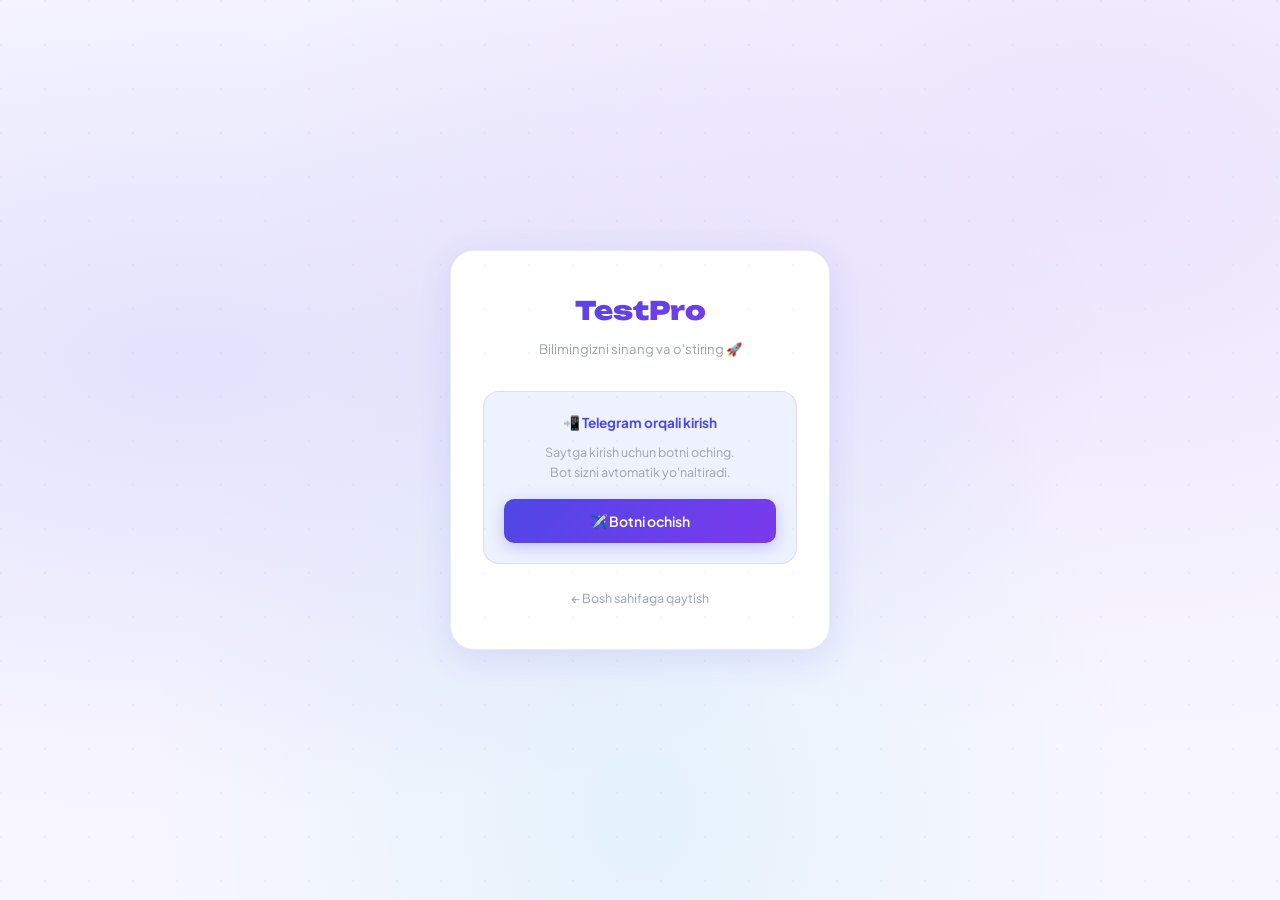
<file: dashboard.html>
<!DOCTYPE html>
<html lang="uz" data-theme="light">
<head>
<meta charset="UTF-8"/>
<meta name="viewport" content="width=device-width,initial-scale=1.0"/>
<title>TestPro — Dashboard</title>
<link href="https://fonts.googleapis.com/css2?family=Plus+Jakarta+Sans:wght@400;500;600;700;800&family=Unbounded:wght@700;800;900&display=swap" rel="stylesheet"/>
<style>
*{box-sizing:border-box;margin:0;padding:0;-webkit-tap-highlight-color:transparent}
:root{--bg:#EEF0FF;--card:#fff;--text:#1a1a2e;--text2:#6b7280;--text3:#9ca3af;
  --acc:#6C3FE8;--acc2:#C040C8;--border:rgba(108,63,232,.1);
  --shadow:0 2px 10px rgba(108,63,232,.07)}
[data-theme=dark]{--bg:#0d0820;--card:#140d28;--text:#e8e0ff;--text2:#9ca3af;--text3:#6b7280;
  --border:rgba(108,63,232,.2);--shadow:0 2px 12px rgba(0,0,0,.35)}
body{font-family:'Plus Jakarta Sans',sans-serif;min-height:100vh;background:var(--bg);color:var(--text);overflow-x:hidden}

/* NAV */
.nav{position:fixed;top:0;left:0;right:0;height:54px;z-index:500;
  display:flex;align-items:center;justify-content:space-between;padding:0 1rem;background:var(--bg)}
.logo{font-family:'Unbounded',sans-serif;font-size:1.1rem;font-weight:900;cursor:pointer;
  background:linear-gradient(135deg,var(--acc),var(--acc2));
  -webkit-background-clip:text;-webkit-text-fill-color:transparent;background-clip:text}
.nav-r{display:flex;align-items:center;gap:.4rem}
.ava{width:34px;height:34px;border-radius:50%;
  background:linear-gradient(135deg,var(--acc),var(--acc2));
  border:none;cursor:pointer;color:#fff;font-weight:900;font-size:.8rem;font-family:'Unbounded',sans-serif;
  overflow:hidden;display:flex;align-items:center;justify-content:center;flex-shrink:0}
.ava img{width:100%;height:100%;object-fit:cover;border-radius:50%}
.ibtn{width:34px;height:34px;border-radius:99px;border:none;cursor:pointer;font-size:.88rem;
  background:rgba(255,255,255,.8);display:flex;align-items:center;justify-content:center;transition:all .2s}
[data-theme=dark] .ibtn{background:rgba(255,255,255,.1)}
.mbtn{width:34px;height:34px;border-radius:10px;border:none;cursor:pointer;
  background:rgba(255,255,255,.8);display:flex;align-items:center;justify-content:center}
[data-theme=dark] .mbtn{background:rgba(255,255,255,.1)}
.lines{display:flex;flex-direction:column;gap:4px;pointer-events:none}
.lines span{width:16px;height:2px;background:var(--text2);border-radius:2px;display:block}

/* MENU */
.ov{display:none;position:fixed;inset:0;background:rgba(0,0,0,.5);z-index:800}
.ov.on{display:block}
.panel{position:fixed;top:0;right:-260px;width:240px;height:100vh;z-index:900;
  background:var(--card);border-left:1px solid var(--border);
  transition:right .28s cubic-bezier(.16,1,.3,1);display:flex;flex-direction:column}
.panel.on{right:0}
.p-head{background:linear-gradient(135deg,var(--acc),var(--acc2));
  padding:1.1rem 1rem .9rem;display:flex;align-items:center;gap:.6rem;position:relative;min-height:88px}
.p-ava{width:44px;height:44px;border-radius:50%;background:rgba(255,255,255,.25);
  border:2px solid rgba(255,255,255,.6);display:flex;align-items:center;justify-content:center;
  font-weight:900;color:#fff;font-size:.9rem;font-family:'Unbounded',sans-serif;flex-shrink:0;overflow:hidden}
.p-ava img{width:100%;height:100%;object-fit:cover;border-radius:50%}
.p-nm{font-size:.86rem;font-weight:800;color:#fff;margin-bottom:.12rem}
.p-role{font-size:.68rem;color:rgba(255,255,255,.75);font-weight:600}
.p-close{position:absolute;top:.65rem;right:.65rem;width:27px;height:27px;border-radius:7px;
  border:none;background:rgba(255,255,255,.2);cursor:pointer;color:#fff;font-size:.82rem;
  display:flex;align-items:center;justify-content:center}
.p-body{flex:1;overflow-y:auto;padding:.6rem .65rem}
.ml{display:flex;align-items:center;gap:.55rem;padding:.65rem .75rem;border-radius:11px;
  font-size:.82rem;font-weight:700;cursor:pointer;background:none;border:none;
  font-family:inherit;color:var(--text2);width:100%;text-align:left;transition:all .18s;margin-bottom:.18rem}
.ml:hover,.ml.on{background:rgba(108,63,232,.1);color:var(--acc)}
.ml .mi{width:20px;text-align:center;flex-shrink:0;font-size:.92rem}
.p-foot{padding:.7rem;border-top:1px solid var(--border)}
.lout{width:100%;padding:.62rem;border-radius:11px;border:1px solid rgba(239,68,68,.22);
  background:rgba(239,68,68,.07);color:#ef4444;font-weight:700;font-size:.82rem;
  cursor:pointer;font-family:inherit;transition:all .2s}
.lout:hover{background:rgba(239,68,68,.15)}

/* PAGE */
.page{padding:66px 0 3rem}
.w{padding:0 1rem}

/* GREET */
.greet{padding:.85rem 0 .5rem}
.greet-h{font-family:'Unbounded',sans-serif;font-size:1rem;font-weight:900;margin-bottom:.08rem}
.greet-p{font-size:.72rem;color:var(--text3)}

/* STATS */
.stats{display:grid;grid-template-columns:repeat(3,1fr);gap:.45rem;margin:.7rem 0}
.sb{background:var(--card);border-radius:14px;padding:.75rem .5rem;text-align:center;
  border:1px solid var(--border);box-shadow:var(--shadow)}
.sv{font-family:'Unbounded',sans-serif;font-size:1.2rem;font-weight:900;
  background:linear-gradient(135deg,var(--acc),var(--acc2));
  -webkit-background-clip:text;-webkit-text-fill-color:transparent;background-clip:text}
.sl{font-size:.58rem;color:var(--text3);text-transform:uppercase;letter-spacing:.06em;font-weight:700;margin-top:.08rem}

/* SECTION */
.sec{margin-bottom:1.4rem}
.sec-hdr{display:flex;align-items:center;justify-content:space-between;margin-bottom:.65rem}
.sec-t{font-size:.88rem;font-weight:800;display:flex;align-items:center;gap:.3rem}
.sec-t span{font-size:.7rem;font-weight:600;color:var(--text3)}
.sec-new{padding:.3rem .75rem;border-radius:99px;font-size:.74rem;font-weight:700;
  cursor:pointer;border:none;font-family:inherit;
  background:linear-gradient(135deg,var(--acc),var(--acc2));color:#fff;transition:all .2s}
.sec-new:hover{transform:translateY(-1px);box-shadow:0 4px 12px rgba(108,63,232,.3)}
.see-all{font-size:.74rem;font-weight:700;color:var(--acc);cursor:pointer;
  background:none;border:1.5px solid rgba(108,63,232,.25);font-family:inherit;
  padding:.26rem .65rem;border-radius:99px;transition:all .18s}
.see-all:hover{background:rgba(108,63,232,.07)}

/* GROUP (ommaviy) */
.grp{margin-bottom:1.4rem}
.grp-hdr{display:flex;align-items:center;justify-content:space-between;margin-bottom:.6rem}
.grp-l{display:flex;align-items:center;gap:.58rem}
.grp-icon{width:40px;height:40px;border-radius:12px;
  background:rgba(255,255,255,.9);box-shadow:0 2px 8px rgba(0,0,0,.07);
  display:flex;align-items:center;justify-content:center;font-size:1.35rem}
[data-theme=dark] .grp-icon{background:rgba(255,255,255,.1)}
.grp-nm{font-size:.82rem;font-weight:800;color:var(--text)}
.grp-ct{font-size:.68rem;color:var(--text3);font-weight:600}

/* SCROLL */
.scroll{display:flex;gap:.65rem;overflow-x:auto;padding-bottom:.35rem;
  scroll-snap-type:x mandatory;-webkit-overflow-scrolling:touch}
.scroll::-webkit-scrollbar{display:none}

/* CARD (scroll ichida) */
.card{min-width:165px;max-width:165px;flex-shrink:0;scroll-snap-align:start;
  background:var(--card);border-radius:16px;padding:.85rem;
  border:1.5px solid var(--border);box-shadow:var(--shadow);
  cursor:pointer;transition:transform .2s,box-shadow .2s;display:flex;flex-direction:column}
.card:hover{transform:translateY(-2px);box-shadow:0 6px 20px rgba(108,63,232,.15)}
.card-icon{width:42px;height:42px;border-radius:12px;background:var(--bg);
  display:flex;align-items:center;justify-content:center;font-size:1.35rem;margin-bottom:.55rem}
.card-t{font-size:.82rem;font-weight:800;color:var(--text);margin-bottom:.12rem;
  overflow:hidden;text-overflow:ellipsis;display:-webkit-box;
  -webkit-line-clamp:2;-webkit-box-orient:vertical;line-height:1.35}
.card-au{font-size:.65rem;color:var(--text3);margin-bottom:.38rem;
  overflow:hidden;text-overflow:ellipsis;white-space:nowrap}
.chips{display:flex;gap:.25rem;flex-wrap:wrap;margin-bottom:.5rem}
.ch{display:inline-flex;align-items:center;padding:.13rem .38rem;border-radius:99px;
  font-size:.62rem;font-weight:600;background:rgba(108,63,232,.07);color:var(--acc);
  border:1px solid rgba(108,63,232,.1)}
[data-theme=dark] .ch{background:rgba(108,63,232,.2)}
.card-btn{display:block;width:100%;padding:.55rem;border-radius:10px;border:none;
  cursor:pointer;background:linear-gradient(135deg,var(--acc),var(--acc2));color:#fff;
  font-family:inherit;font-size:.78rem;font-weight:700;text-align:center;transition:all .2s;margin-top:auto}
.card-btn:hover{box-shadow:0 4px 12px rgba(108,63,232,.3)}

/* LIST ITEM (ro'yxat ko'rinishi) */
.li{background:var(--card);border:1.5px solid var(--border);border-radius:14px;
  padding:.75rem .9rem;margin-bottom:.42rem;
  display:flex;align-items:center;gap:.6rem;cursor:pointer;transition:all .18s}
.li:hover{border-color:rgba(108,63,232,.3);transform:translateX(2px);box-shadow:0 3px 12px rgba(108,63,232,.1)}
.li-ico{width:36px;height:36px;border-radius:10px;background:var(--bg);
  display:flex;align-items:center;justify-content:center;font-size:1.1rem;flex-shrink:0}
.li-info{flex:1;min-width:0}
.li-nm{font-size:.84rem;font-weight:800;overflow:hidden;text-overflow:ellipsis;white-space:nowrap;margin-bottom:.1rem}
.li-meta{font-size:.67rem;color:var(--text3);display:flex;gap:.35rem;flex-wrap:wrap}
.li-btn{padding:.28rem .7rem;border-radius:9px;border:none;cursor:pointer;
  background:linear-gradient(135deg,var(--acc),var(--acc2));color:#fff;
  font-family:inherit;font-size:.7rem;font-weight:700;white-space:nowrap;flex-shrink:0}
.li-acts{display:flex;gap:.22rem;flex-shrink:0}
.ab{width:29px;height:29px;border-radius:8px;border:1px solid var(--border);
  background:var(--card);cursor:pointer;display:flex;align-items:center;justify-content:center;font-size:.78rem;transition:all .2s}
.ab:hover{background:rgba(108,63,232,.1);border-color:rgba(108,63,232,.3)}
.ab-del{background:rgba(239,68,68,.07);border-color:rgba(239,68,68,.2)}
.ab-del:hover{background:rgba(239,68,68,.18)}

/* VISIBILITY TAG */
.vtag{display:inline-block;padding:.1rem .42rem;border-radius:99px;font-size:.59rem;font-weight:700;margin-left:.2rem}
.vt-pub{background:rgba(16,185,129,.1);color:#059669;border:1px solid rgba(16,185,129,.2)}
.vt-priv{background:rgba(245,158,11,.1);color:#d97706;border:1px solid rgba(245,158,11,.22)}
.vt-code{background:rgba(108,63,232,.1);color:var(--acc);border:1px solid rgba(108,63,232,.22)}

/* RESULT ITEM */
.ri{background:var(--card);border:1px solid var(--border);border-radius:12px;
  padding:.7rem .85rem;margin-bottom:.4rem;
  display:flex;align-items:center;justify-content:space-between;gap:.5rem;cursor:pointer;transition:all .18s}
.ri:hover{border-color:rgba(108,63,232,.25);transform:translateX(2px)}
.ri-nm{font-size:.83rem;font-weight:700;color:var(--text);margin-bottom:.1rem;
  overflow:hidden;text-overflow:ellipsis;white-space:nowrap}
.ri-dt{font-size:.68rem;color:var(--text3)}
.ri-sc{font-family:'Unbounded',sans-serif;font-size:.88rem;font-weight:900;flex-shrink:0}
.sc-g{color:#10b981}.sc-a{color:#f59e0b}.sc-r{color:#ef4444}

/* BACK BTN */
.back-btn{display:flex;align-items:center;gap:.4rem;padding:.4rem .75rem;margin-bottom:.8rem;
  border-radius:10px;border:1.5px solid var(--border);background:var(--card);
  cursor:pointer;font-size:.8rem;font-weight:700;color:var(--text2);
  width:fit-content;transition:all .18s}
.back-btn:hover{border-color:rgba(108,63,232,.3);color:var(--acc)}

/* QUICK ACTIONS */
.qa-wrap{display:flex;flex-direction:column;gap:.45rem}
.qa{display:flex;align-items:center;justify-content:center;gap:.4rem;width:100%;
  padding:.76rem;border-radius:13px;font-family:inherit;font-size:.84rem;font-weight:700;
  cursor:pointer;border:none;transition:all .2s}
.qa-p{background:linear-gradient(135deg,var(--acc),var(--acc2));color:#fff}
.qa-p:hover{transform:translateY(-2px);box-shadow:0 6px 18px rgba(108,63,232,.32)}
.qa-s{background:var(--card);border:1.5px solid var(--border);color:var(--text2)}
.qa-s:hover{border-color:rgba(108,63,232,.4);color:var(--acc)}

/* CODE MODAL */
.modal-bg{display:none;position:fixed;inset:0;background:rgba(0,0,0,.55);z-index:1000;
  align-items:center;justify-content:center;padding:1rem}
.modal-bg.on{display:flex}
.modal{background:var(--card);border-radius:20px;padding:1.35rem;width:100%;max-width:300px;
  box-shadow:0 20px 60px rgba(0,0,0,.25)}
.ci{width:36px;height:42px;text-align:center;font-family:'Unbounded',sans-serif;
  font-weight:900;font-size:1rem;border:2px solid rgba(108,63,232,.2);border-radius:8px;
  background:rgba(108,63,232,.04);color:var(--text);outline:none;transition:border-color .2s}
.ci:focus{border-color:var(--acc)}

/* THEME SWITCH */
.sw{position:relative;display:inline-block;width:38px;height:20px}
.sw input{opacity:0;width:0;height:0}
.sw-s{position:absolute;cursor:pointer;inset:0;background:rgba(0,0,0,.15);border-radius:99px;transition:.3s}
.sw-s::before{content:'';position:absolute;width:14px;height:14px;left:3px;top:3px;
  background:#fff;border-radius:50%;transition:.3s}
.sw input:checked+.sw-s{background:linear-gradient(135deg,var(--acc),var(--acc2))}
.sw input:checked+.sw-s::before{transform:translateX(18px)}

/* TOAST */
.toast{position:fixed;bottom:1.2rem;left:50%;transform:translateX(-50%);
  background:rgba(10,5,25,.9);color:#fff;padding:.58rem 1rem;border-radius:11px;
  font-size:.78rem;font-weight:600;z-index:9999;backdrop-filter:blur(12px);
  white-space:nowrap;animation:fau .3s ease both}
@keyframes fau{from{opacity:0;transform:translateX(-50%) translateY(8px)}to{opacity:1;transform:translateX(-50%) translateY(0)}}

/* LOADER / EMPTY */
.sp{width:26px;height:26px;border:3px solid rgba(108,63,232,.15);border-top-color:var(--acc);
  border-radius:50%;animation:spin .7s linear infinite;margin:1.5rem auto}
@keyframes spin{to{transform:rotate(360deg)}}
.emp{text-align:center;padding:1rem;color:var(--text3);font-size:.78rem}
.err{color:#ef4444;font-size:.78rem;text-align:center;padding:1rem}
.divider{height:1px;background:var(--border);margin:.6rem 0}
</style>
</head>
<body>

<nav class="nav">
  <div class="logo" onclick="goTo('index.html')">TestPro</div>
  <div class="nav-r">
    <div class="ava" id="nav-ava" onclick="goTo('profile.html')">?</div>
    <button class="ibtn" id="tbtn">🌙</button>
    <button class="mbtn" id="mbtn">
      <div class="lines"><span></span><span></span><span></span></div>
    </button>
  </div>
</nav>

<div class="ov" id="ov"></div>
<div class="panel" id="panel">
  <div class="p-head">
    <div class="p-ava" id="p-ava">?</div>
    <div>
      <div class="p-nm" id="p-nm">...</div>
      <div class="p-role" id="p-role">Foydalanuvchi</div>
    </div>
    <button class="p-close" id="pcl">✕</button>
  </div>
  <div class="p-body">
    <button class="ml on" onclick="closeMenu()"><span class="mi">📊</span> Dashboard</button>
    <button class="ml" onclick="closeMenu();goTo('create.html')"><span class="mi">✏️</span> Yangi test</button>
    <button class="ml" onclick="closeMenu();goTo('history.html')"><span class="mi">📜</span> Tarix</button>
    <button class="ml" onclick="closeMenu();goTo('profile.html')"><span class="mi">👤</span> Profil</button>
    <button class="ml" onclick="closeMenu();goTo('index.html')"><span class="mi">🌐</span> Bosh sahifa</button>
    <div id="admin-wrap"></div>
    <div class="divider"></div>
    <div style="display:flex;align-items:center;justify-content:space-between;padding:.55rem .75rem">
      <span style="font-size:.82rem;font-weight:600;color:var(--text2)">🌙 Tungi rejim</span>
      <label class="sw"><input type="checkbox" id="sw1"/><span class="sw-s"></span></label>
    </div>
  </div>
  <div class="p-foot">
    <button class="lout" id="lout">🚪 Chiqish</button>
  </div>
</div>

<div class="page">
<div class="w">

  <div class="greet">
    <div class="greet-h" id="greet-h">Salom! 👋</div>
    <div class="greet-p">Bugun ham muvaffaqiyat!</div>
  </div>

  <div class="stats">
    <div class="sb"><div class="sv" id="s-t">0</div><div class="sl">Testlarim</div></div>
    <div class="sb"><div class="sv" id="s-d">0</div><div class="sl">Ishlangan</div></div>
    <div class="sb"><div class="sv" id="s-a">—</div><div class="sl">O'rtacha</div></div>
  </div>

  <!-- MY TESTS -->
  <div class="sec">
    <div class="sec-hdr">
      <div class="sec-t">📝 Mening testlarim</div>
      <div style="display:flex;gap:.4rem;align-items:center">
        <button class="see-all" id="my-see-all" style="display:none">Barchasi →</button>
        <button class="sec-new" onclick="goTo('create.html')">+ Yangi</button>
      </div>
    </div>
    <div id="my-tests"><div class="sp"></div></div>
  </div>

  <!-- RESULTS -->
  <div class="sec" id="res-sec" style="display:none">
    <div class="sec-hdr">
      <div class="sec-t">🏆 So'nggi natijalar</div>
      <button class="see-all" id="res-see-all">Barchasi →</button>
    </div>
    <div id="res-list"></div>
  </div>

  <!-- PUBLIC TESTS -->
  <div class="sec">
    <div class="sec-hdr">
      <div class="sec-t">🌐 Ommaviy testlar <span id="pub-cnt"></span></div>
    </div>
    <div id="pub-tests"><div class="sp"></div></div>
  </div>

  <!-- QUICK ACTIONS -->
  <div class="sec">
    <div class="sec-t" style="margin-bottom:.55rem">⚡ Tezkor</div>
    <div class="qa-wrap">
      <button class="qa qa-p" onclick="goTo('create.html')">✏️ Yangi test yaratish</button>
      <button class="qa qa-s" onclick="openCode()">🔑 Kod orqali kirish</button>
    </div>
  </div>

  <div style="background:var(--card);border:1px solid var(--border);border-radius:13px;
    padding:.7rem 1rem;display:flex;align-items:center;justify-content:space-between;margin-bottom:1rem">
    <span style="font-size:.77rem;color:var(--text3);font-weight:600">Interfeys rejimi</span>
    <label class="sw"><input type="checkbox" id="sw2"/><span class="sw-s"></span></label>
  </div>

</div>
</div>

<!-- CODE MODAL -->
<div class="modal-bg" id="code-bg">
  <div class="modal">
    <div style="display:flex;justify-content:space-between;align-items:center;margin-bottom:.8rem">
      <div style="font-weight:800;font-size:.9rem">🔑 Kod kiritish</div>
      <button onclick="closeCode()" style="background:none;border:none;cursor:pointer;color:var(--text3);font-size:.9rem">✕</button>
    </div>
    <p style="font-size:.75rem;color:var(--text3);margin-bottom:.72rem">6 xonali ulashish kodini kiriting:</p>
    <div style="display:flex;gap:.28rem;justify-content:center;margin-bottom:.7rem">
      <input class="ci" maxlength="1"/><input class="ci" maxlength="1"/><input class="ci" maxlength="1"/>
      <input class="ci" maxlength="1"/><input class="ci" maxlength="1"/><input class="ci" maxlength="1"/>
    </div>
    <div id="code-msg" style="min-height:14px;font-size:.73rem;text-align:center;margin-bottom:.65rem;font-weight:600;color:var(--text3)"></div>
    <button onclick="doCode()"
      style="width:100%;padding:.75rem;border-radius:11px;border:none;
        background:linear-gradient(135deg,var(--acc),var(--acc2));color:#fff;
        font-weight:700;font-size:.84rem;cursor:pointer;font-family:inherit">
      Qidirish →
    </button>
  </div>
</div>

<script src="js/api.js"></script>
<script>
/* THEME */
const TH={
  get(){return localStorage.getItem('tp_theme')||(matchMedia('(prefers-color-scheme:dark)').matches?'dark':'light')},
  set(t){
    document.documentElement.setAttribute('data-theme',t);localStorage.setItem('tp_theme',t);
    const b=document.getElementById('tbtn');if(b)b.textContent=t==='dark'?'☀️':'🌙';
    const s1=document.getElementById('sw1');const s2=document.getElementById('sw2');
    if(s1)s1.checked=t==='dark';if(s2)s2.checked=t==='dark';
  },
  toggle(){this.set(this.get()==='dark'?'light':'dark')}
};
TH.set(TH.get());
document.getElementById('tbtn').onclick=()=>TH.toggle();
document.getElementById('sw1').onchange=()=>TH.toggle();
document.getElementById('sw2').onchange=()=>TH.toggle();

/* MENU */
const panel=document.getElementById('panel');
const ov=document.getElementById('ov');
function openMenu(){panel.classList.add('on');ov.classList.add('on');}
function closeMenu(){panel.classList.remove('on');ov.classList.remove('on');}
document.getElementById('mbtn').onclick=openMenu;
document.getElementById('pcl').onclick=closeMenu;
ov.onclick=closeMenu;

/* LOGOUT */
document.getElementById('lout').onclick=()=>{ TGAuth.clear();goTo('index.html'); };

/* TOAST */
function toast(msg){
  const t=document.createElement('div');t.className='toast';t.textContent=msg;
  document.body.appendChild(t);setTimeout(()=>t.remove(),2500);
}

/* AVA */
function setAva(id,u,name){
  const el=document.getElementById(id);if(!el)return;
  if(u?.photo_url){el.innerHTML=`<img src="${u.photo_url}" alt=""/>`;}
  else{el.textContent=(name||'U')[0].toUpperCase();}
}

const ICON={english:'🇬🇧',arabic:'🕌',russian:'🇷🇺',turkish:'🇹🇷',math:'🧮',it:'💻',science:'🔬',religion:'📖',other:'📚'};

/* CODE MODAL */
function openCode(){
  document.getElementById('code-bg').classList.add('on');
  setTimeout(()=>document.querySelectorAll('.ci')[0]?.focus(),100);
}
function closeCode(){
  document.getElementById('code-bg').classList.remove('on');
  document.getElementById('code-msg').textContent='';
  document.querySelectorAll('.ci').forEach(i=>i.value='');
}
document.getElementById('code-bg').addEventListener('click',function(e){if(e.target===this)closeCode();});
document.querySelectorAll('.ci').forEach((inp,i,all)=>{
  inp.oninput=()=>{inp.value=inp.value.toUpperCase().slice(-1);if(inp.value&&all[i+1])all[i+1].focus();};
  inp.onkeydown=e=>{if(e.key==='Backspace'&&!inp.value&&all[i-1])all[i-1].focus();};
});
window.doCode=async()=>{
  const code=[...document.querySelectorAll('.ci')].map(i=>i.value).join('');
  const msg=document.getElementById('code-msg');
  if(code.length<6){msg.style.color='#ef4444';msg.textContent='Kodni to\'liq kiriting';return;}
  msg.style.color='var(--text3)';msg.textContent='⏳ Qidirilmoqda...';
  try{
    const test=await DB.getTestByCode(code);
    if(!test){msg.style.color='#ef4444';msg.textContent='❌ Kod topilmadi';return;}
    msg.style.color='#059669';msg.textContent=`✅ "${test.title}" topildi!`;
    setTimeout(()=>{closeCode();goTo('test.html?id='+(test.test_id||test.id));},800);
  }catch(e){msg.style.color='#ef4444';msg.textContent='❌ '+e.message;}
};

/* DELETE */
window.delTest=async(id)=>{
  if(!confirm('Testni o\'chirishni xohlaysizmi?'))return;
  try{await DB.deleteTest(id);toast('✅ O\'chirildi');setTimeout(()=>location.reload(),700);}
  catch(e){toast('❌ '+e.message);}
};

/* ══ KARTA qurish ══ */
function buildCard(t, icon){
  const c=document.createElement('div');c.className='card';
  c.onclick=()=>goTo('test.html?id='+(t.test_id||t.id));
  c.innerHTML=`
    <div class="card-icon">${icon}</div>
    <div class="card-t">${esc(t.title)}</div>
    <div class="card-au">${esc(t.creator_name||t.authorName||'Anonim')}</div>
    <div class="chips">
      <span class="ch">📝 ${t.question_count||0}</span>
      <span class="ch">👁 ${t.solve_count||0}</span>
      ${t.avg_score?`<span class="ch">⭐${Math.round(t.avg_score)}%</span>`:''}
    </div>
    <button class="card-btn">Boshlash →</button>`;
  return c;
}

/* ══ RO'YXAT ELEMENTI qurish ══ */
function buildListItem(t, icon){
  const el=document.createElement('div');el.className='li';
  el.onclick=()=>goTo('test.html?id='+(t.test_id||t.id));
  el.innerHTML=`
    <div class="li-ico">${icon}</div>
    <div class="li-info">
      <div class="li-nm">${esc(t.title)}</div>
      <div class="li-meta">
        <span>📝 ${t.question_count||0}</span>
        <span>👁 ${t.solve_count||0}</span>
        ${t.avg_score?`<span>⭐${Math.round(t.avg_score)}%</span>`:''}
        <span>${esc(t.creator_name||'Anonim')}</span>
      </div>
    </div>
    <button class="li-btn" onclick="event.stopPropagation()">▶️</button>`;
  el.querySelector('.li-btn').onclick=(e)=>{e.stopPropagation();goTo('test.html?id='+(t.test_id||t.id));};
  return el;
}

/* ══ MENING TESTLARIM ro'yxat elementi ══ */
function buildMyListItem(t, isAdmin_){
  const tid=t.test_id||t.id;
  const owner=String(t.creator_id)===UID;
  const vtag=t.visibility==='public'
    ?'<span class="vtag vt-pub">🌐</span>'
    :t.visibility==='link'?'<span class="vtag vt-code">🔗</span>'
    :'<span class="vtag vt-priv">🔒</span>';
  const el=document.createElement('div');el.className='li';
  el.onclick=()=>goTo('test.html?id='+tid);
  el.innerHTML=`
    <div class="li-ico">📋</div>
    <div class="li-info">
      <div class="li-nm">${esc(t.title)} ${vtag}</div>
      <div class="li-meta">
        <span>📝 ${t.question_count||0}</span>
        <span>👁 ${t.solve_count||0}</span>
        ${t.time_limit?`<span>⏱ ${t.time_limit}daq</span>`:''}
      </div>
    </div>
    <div class="li-acts">
      <button class="ab" title="Boshlash">▶️</button>
      ${(owner||isAdmin_)?`<button class="ab" title="Tahrirlash">✏️</button>`:''}
      ${(owner||isAdmin_)?`<button class="ab ab-del" title="O'chirish">🗑️</button>`:''}
    </div>`;
  const btns=el.querySelectorAll('.ab');
  let bi=0;
  btns[bi++].onclick=(e)=>{e.stopPropagation();goTo('test.html?id='+tid);};
  if(owner||isAdmin_){
    btns[bi++].onclick=(e)=>{e.stopPropagation();goTo('create.html?id='+tid);};
    btns[bi++].onclick=(e)=>{e.stopPropagation();delTest(tid);};
  }
  return el;
}

/* ══ MENING TESTLARIM karta elementi ══ */
function buildMyCard(t, isAdmin_){
  const tid=t.test_id||t.id;
  const owner=String(t.creator_id)===UID;
  const vtag=t.visibility==='public'?'🌐':t.visibility==='link'?'🔗':'🔒';
  const c=document.createElement('div');c.className='card';
  c.onclick=()=>goTo('test.html?id='+tid);
  c.innerHTML=`
    <div class="card-icon">📋</div>
    <div class="card-t">${esc(t.title)}</div>
    <div class="card-au">${vtag} · ${t.question_count||0} savol · 👁${t.solve_count||0}</div>
    <div class="chips">
      ${t.time_limit?`<span class="ch">⏱${t.time_limit}d</span>`:''}
      ${t.avg_score?`<span class="ch">⭐${Math.round(t.avg_score)}%</span>`:''}
    </div>
    <button class="card-btn">Boshlash →</button>`;
  return c;
}

/* ════ MAIN LOAD ════ */
let CU=null,UID='',_myTests=[],_allResults=[];

(async()=>{
  CU=await AuthHelpers.requireAuth('login.html');
  if(!CU)return;
  UID=String(CU.id||CU.uid||CU._tg_id||'');
  const name=[CU.first_name,CU.last_name].filter(Boolean).join(' ')||CU.name||'Foydalanuvchi';

  let ud=null;
  try{ud=await DB.getUser(UID);}catch(e){}
  const isAdmin_=!!(ud?.is_admin||ud?.role==='admin');

  setAva('nav-ava',CU,name);
  setAva('p-ava',CU,name);
  document.getElementById('p-nm').textContent=name;
  document.getElementById('p-role').textContent=isAdmin_?'👑 Admin':'Foydalanuvchi';
  document.getElementById('greet-h').textContent='Salom, '+name.split(' ')[0]+'! 👋';

  if(isAdmin_){
    document.getElementById('admin-wrap').innerHTML=
      `<button class="ml" style="color:#d97706" onclick="closeMenu();goTo('admin.html')">
        <span class="mi">👑</span> Admin panel
      </button>`;
  }

  /* ── MENING TESTLARIM ── */
  const myWrap=document.getElementById('my-tests');
  try{
    _myTests=await DB.getMyTests(UID);
    document.getElementById('s-t').textContent=_myTests.length;
    if(!_myTests.length){
      myWrap.innerHTML=`<div class="emp">Test yaratilmagan.
        <br><button onclick="goTo('create.html')" style="color:var(--acc);font-weight:700;background:none;border:none;cursor:pointer;font-size:.8rem;margin-top:.3rem">✏️ Yaratish →</button>
      </div>`;
    } else {
      // Scroll ko'rinish (birinchi 5ta karta)
      renderMyTests(false);
      if(_myTests.length>1){
        const btn=document.getElementById('my-see-all');
        btn.style.display='';
        btn.onclick=()=>renderMyTests(true);
      }
    }
  }catch(e){myWrap.innerHTML=`<div class="err">❌ ${e.message}</div>`;}

  /* ── NATIJALAR ── */
  try{
    _allResults=await DB.getMyResults(UID,0);
    document.getElementById('s-d').textContent=_allResults.length;
    if(_allResults.length){
      const avg=Math.round(_allResults.reduce((s,r)=>s+(r.percentage||r.score||0),0)/_allResults.length);
      document.getElementById('s-a').textContent=avg+'%';
      document.getElementById('res-sec').style.display='block';
      renderResults(false);
      document.getElementById('res-see-all').onclick=()=>renderResults(true);
    }
  }catch(e){}

  /* ── OMMAVIY TESTLAR ── */
  const pubWrap=document.getElementById('pub-tests');
  try{
    const all=await DB.getPublicTests();
    const pub=(all||[]).filter(t=>t.visibility==='public');
    document.getElementById('pub-cnt').textContent=`(${pub.length})`;
    if(!pub.length){pubWrap.innerHTML='<div class="emp">Ommaviy test yo\'q</div>';return;}

    const grps={};
    pub.forEach(t=>{const k=t.category||t.subject||'other';if(!grps[k])grps[k]=[];grps[k].push(t);});

    pubWrap.innerHTML='';
    window._pubGrps=grps;
    renderPubGroups(pubWrap, grps);
  }catch(e){pubWrap.innerHTML=`<div class="err">❌ ${e.message}</div>`;}

})();

/* ── Mening testlarim render ── */
function renderMyTests(showAll){
  const wrap=document.getElementById('my-tests');
  const btn=document.getElementById('my-see-all');
  if(showAll){
    // Fanlar bo'yicha guruhlangan ko'rinish
    showMyCats(wrap, btn);
  } else {
    // Scroll karta ko'rinish
    wrap.innerHTML='';
    const scroll=document.createElement('div');scroll.className='scroll';
    _myTests.forEach(t=>scroll.appendChild(buildMyCard(t,!!(window._isAdmin))));
    wrap.appendChild(scroll);
    if(btn){btn.textContent='Barchasi →';btn.onclick=()=>renderMyTests(true);}
  }
}

/* ── Mening testlarim: fan kategoriyalari ── */
function showMyCats(wrap, btn){
  wrap.innerHTML='';
  // Fanlar bo'yicha guruhlash
  const grps={};
  _myTests.forEach(t=>{
    const k=t.category||t.subject||'other';
    if(!grps[k])grps[k]=[];
    grps[k].push(t);
  });

  Object.entries(grps).forEach(([cat,arr])=>{
    const sub=getSubject(cat);
    const icon=ICON[cat]||getIco(cat)||'📋';
    const g=document.createElement('div');g.className='grp';

    const hdr=document.createElement('div');hdr.className='grp-hdr';
    hdr.innerHTML=`
      <div class="grp-l">
        <div class="grp-icon">${icon}</div>
        <div>
          <div class="grp-nm">${esc(sub.label||cat)}</div>
          <div class="grp-ct">${arr.length} ta test</div>
        </div>
      </div>
      <button class="see-all">Ko'rish →</button>`;
    hdr.querySelector('.see-all').onclick=()=>showMyGroup(wrap, btn, cat, arr, icon, sub, grps);
    g.appendChild(hdr);

    const scroll=document.createElement('div');scroll.className='scroll';
    arr.forEach(t=>scroll.appendChild(buildMyCard(t,!!(window._isAdmin))));
    g.appendChild(scroll);
    wrap.appendChild(g);
  });

  // Orqaga tugma — pastda
  const back=document.createElement('button');
  back.className='back-btn';back.style.marginTop='.5rem';
  back.innerHTML='← Kartalar ko\'rinishi';
  back.onclick=()=>renderMyTests(false);
  wrap.appendChild(back);

  if(btn){btn.textContent='← Yopish';btn.onclick=()=>renderMyTests(false);}
}

/* ── Mening testlarim: bitta fan testlari ro'yxati ── */
function showMyGroup(wrap, btn, cat, arr, icon, sub, grps){
  wrap.innerHTML='';

  const hdr=document.createElement('div');hdr.className='grp-hdr';
  hdr.innerHTML=`
    <div class="grp-l">
      <div class="grp-icon">${icon}</div>
      <div>
        <div class="grp-nm">${esc(sub.label||cat)}</div>
        <div class="grp-ct">${arr.length} ta test</div>
      </div>
    </div>`;
  wrap.appendChild(hdr);

  arr.forEach(t=>wrap.appendChild(buildMyListItem(t,!!(window._isAdmin))));

  // Orqaga tugma — pastda
  const back=document.createElement('button');
  back.className='back-btn';back.style.marginTop='.5rem';
  back.innerHTML='← Barcha fanlar';
  back.onclick=()=>showMyCats(wrap, btn);
  wrap.appendChild(back);
}

/* ── Natijalar render ── */
function renderResults(showAll){
  const wrap=document.getElementById('res-list');
  const btn=document.getElementById('res-see-all');
  const list=showAll?_allResults:_allResults.slice(0,3);
  wrap.innerHTML='';
  list.forEach(r=>{
    const pct=Math.round(r.percentage||r.score||0);
    const cls=pct>=80?'sc-g':pct>=50?'sc-a':'sc-r';
    const d=r.completedAt?new Date(r.completedAt):null;
    const ds=d?d.toLocaleDateString('uz-UZ',{day:'numeric',month:'short'})+' '+d.toLocaleTimeString('uz-UZ',{hour:'2-digit',minute:'2-digit'}):'';
    const el=document.createElement('div');el.className='ri';
    el.innerHTML=`
      <div style="flex:1;min-width:0">
        <div class="ri-nm">${esc(r.testTitle||r.testId||'Test')}</div>
        <div class="ri-dt">${ds} · ${r.correct||0}/${r.total||0}</div>
      </div>
      <div class="ri-sc ${cls}">${pct}%</div>`;
    wrap.appendChild(el);
  });
  // Orqaga — pastda (faqat barchasi ochiq bo'lganda)
  if(showAll){
    const back=document.createElement('button');
    back.className='back-btn';back.style.marginTop='.5rem';
    back.innerHTML='← Yopish';
    back.onclick=()=>renderResults(false);
    wrap.appendChild(back);
  }
  if(btn){
    btn.textContent=showAll?'← Yopish':'Barchasi →';
    btn.onclick=()=>renderResults(!showAll);
  }
}

/* ── Ommaviy — fan ro'yxatini ko'rsatish ── */
function renderPubGroups(container, grps){
  container.innerHTML='';
  Object.entries(grps).forEach(([s,a])=>{
    const sb=getSubject(s);const ic=ICON[s]||getIco(s)||'📚';
    const g=document.createElement('div');g.className='grp';
    const h=document.createElement('div');h.className='grp-hdr';
    h.innerHTML=`
      <div class="grp-l">
        <div class="grp-icon">${ic}</div>
        <div>
          <div class="grp-nm">${esc(sb.label)}</div>
          <div class="grp-ct">${a.length} ta test</div>
        </div>
      </div>
      <button class="see-all">Barchasi →</button>`;
    h.querySelector('.see-all').onclick=()=>showPubList(container,s,a,ic,sb,grps);
    g.appendChild(h);
    const sc=document.createElement('div');sc.className='scroll';
    a.forEach(t=>sc.appendChild(buildCard(t,ic)));g.appendChild(sc);
    container.appendChild(g);
  });
}

function showPubList(container, subj, arr, icon, sub, grps){
  container.innerHTML='';

  const hdr=document.createElement('div');hdr.className='grp-hdr';
  hdr.innerHTML=`
    <div class="grp-l">
      <div class="grp-icon">${icon}</div>
      <div>
        <div class="grp-nm">${esc(sub.label)}</div>
        <div class="grp-ct">${arr.length} ta test</div>
      </div>
    </div>`;
  container.appendChild(hdr);

  arr.forEach(t=>container.appendChild(buildListItem(t,icon)));

  // Orqaga tugma — pastda
  const back=document.createElement('button');
  back.className='back-btn';back.style.marginTop='.5rem';
  back.innerHTML='← Orqaga';
  back.onclick=()=>renderPubGroups(container,grps);
  container.appendChild(back);
}
</script>
</body>
</html>
</file>
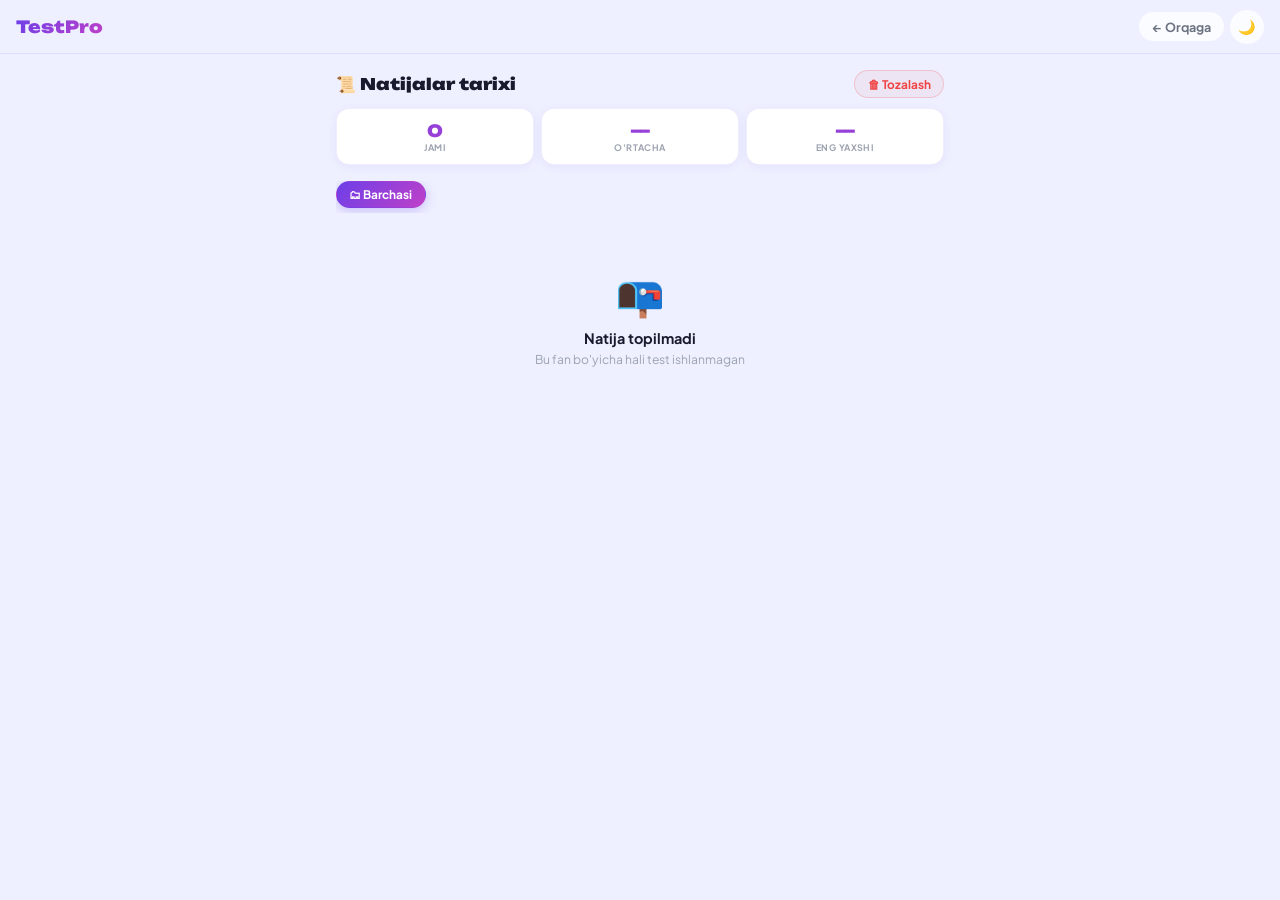
<file: history.html>
<!DOCTYPE html>
<html lang="uz" data-theme="light">
<head>
<meta charset="UTF-8"/>
<meta name="viewport" content="width=device-width,initial-scale=1.0,maximum-scale=1.0"/>
<title>TestPro — Natijalar Tarixi</title>
<link href="https://fonts.googleapis.com/css2?family=Plus+Jakarta+Sans:wght@400;500;600;700;800&family=Unbounded:wght@700;800;900&display=swap" rel="stylesheet"/>
<style>
*{box-sizing:border-box;margin:0;padding:0;-webkit-tap-highlight-color:transparent}
:root{--bg:#EEF0FF;--card:#fff;--text:#1a1a2e;--text2:#6b7280;--text3:#9ca3af;--acc:#6C3FE8;--acc2:#C040C8;--border:rgba(108,63,232,.1);--shadow:0 2px 10px rgba(108,63,232,.07);--green:#059669;--red:#ef4444;--gold:#f59e0b}
[data-theme=dark]{--bg:#0d0820;--card:#140d28;--text:#e8e0ff;--text2:#9ca3af;--text3:#6b7280;--border:rgba(108,63,232,.2);--shadow:0 2px 12px rgba(0,0,0,.35)}
body{font-family:'Plus Jakarta Sans',sans-serif;min-height:100vh;background:var(--bg);color:var(--text)}
.nav{position:fixed;top:0;left:0;right:0;height:54px;z-index:500;display:flex;align-items:center;justify-content:space-between;padding:0 1rem;background:var(--bg);border-bottom:1px solid var(--border)}
.logo{font-family:'Unbounded',sans-serif;font-size:1.05rem;font-weight:900;cursor:pointer;background:linear-gradient(135deg,var(--acc),var(--acc2));-webkit-background-clip:text;-webkit-text-fill-color:transparent;background-clip:text}
.nav-r{display:flex;align-items:center;gap:.4rem}
.ibtn{width:34px;height:34px;border-radius:99px;border:none;cursor:pointer;font-size:.88rem;background:rgba(255,255,255,.8);display:flex;align-items:center;justify-content:center;color:var(--text)}
[data-theme=dark] .ibtn{background:rgba(255,255,255,.1)}
.bbtn{padding:.38rem .82rem;border-radius:99px;font-size:.78rem;font-weight:700;cursor:pointer;border:none;font-family:inherit;background:rgba(255,255,255,.8);color:var(--text2)}
[data-theme=dark] .bbtn{background:rgba(255,255,255,.1)}
.page{padding:70px 1rem 3rem;max-width:640px;margin:0 auto}

/* STATS */
.sbar{display:grid;grid-template-columns:repeat(3,1fr);gap:.45rem;margin-bottom:1rem}
.sb{background:var(--card);border-radius:13px;padding:.7rem .4rem;text-align:center;border:1px solid var(--border);box-shadow:var(--shadow)}
.sv{font-family:'Unbounded',sans-serif;font-size:1.05rem;font-weight:900;background:linear-gradient(135deg,var(--acc),var(--acc2));-webkit-background-clip:text;-webkit-text-fill-color:transparent;background-clip:text}
.sl{font-size:.56rem;color:var(--text3);text-transform:uppercase;letter-spacing:.05em;font-weight:700;margin-top:.06rem}

/* FILTERS */
.filters{display:flex;gap:.3rem;overflow-x:auto;padding-bottom:.3rem;margin-bottom:.9rem}
.filters::-webkit-scrollbar{display:none}
.ftag{padding:.32rem .78rem;border-radius:99px;font-size:.74rem;font-weight:700;cursor:pointer;border:1.5px solid var(--border);background:var(--card);color:var(--text2);transition:all .2s;white-space:nowrap;font-family:inherit;flex-shrink:0}
.ftag.on{background:linear-gradient(135deg,var(--acc),var(--acc2));color:#fff;border-color:transparent;box-shadow:0 3px 12px rgba(108,63,232,.28)}

/* TOP BAR */
.top-bar{display:flex;align-items:center;justify-content:space-between;margin-bottom:.6rem}
.pg-t{font-family:'Unbounded',sans-serif;font-size:1rem;font-weight:900}
.clr-btn{padding:.35rem .78rem;border-radius:99px;font-size:.74rem;font-weight:700;cursor:pointer;border:1.5px solid rgba(239,68,68,.22);background:rgba(239,68,68,.06);color:var(--red);font-family:inherit}

/* DATE GROUP */
.dgrp{margin-bottom:.75rem}
.dhdr{display:flex;align-items:center;justify-content:space-between;padding:.8rem 1rem;border-radius:14px;cursor:pointer;background:var(--card);border:1.5px solid var(--border);transition:all .22s;user-select:none}
.dhdr.open{border-color:rgba(108,63,232,.4);background:rgba(108,63,232,.03);border-bottom-left-radius:0;border-bottom-right-radius:0;border-bottom-color:transparent}
.dh-l{display:flex;align-items:center;gap:.58rem}
.dh-ico{width:36px;height:36px;border-radius:10px;flex-shrink:0;background:linear-gradient(135deg,var(--acc),var(--acc2));display:flex;align-items:center;justify-content:center;font-size:.9rem}
.dh-date{font-size:.88rem;font-weight:800}
.dh-info{font-size:.68rem;color:var(--text3);font-weight:600;margin-top:.06rem}
.dh-r{display:flex;align-items:center;gap:.4rem}
.dh-cnt{font-size:.7rem;font-weight:700;color:var(--acc);background:rgba(108,63,232,.08);border-radius:99px;padding:.15rem .48rem;border:1px solid rgba(108,63,232,.12)}
.dh-arr{font-size:.7rem;color:var(--text3);transition:transform .25s}
.dhdr.open .dh-arr{transform:rotate(180deg)}
.ditems{display:none;flex-direction:column;gap:.38rem;padding:.5rem .5rem .55rem;background:var(--card);border:1.5px solid rgba(108,63,232,.4);border-top:none;border-bottom-left-radius:14px;border-bottom-right-radius:14px}
.ditems.open{display:flex}

/* RESULT CARD */
.rc{display:flex;align-items:center;justify-content:space-between;gap:.5rem;padding:.72rem .8rem;border-radius:11px;background:var(--bg);border:1px solid var(--border);transition:all .2s;cursor:pointer}
.rc:hover{border-color:rgba(108,63,232,.28)}
.rc-l{flex:1;min-width:0}
.rc-nm{font-size:.84rem;font-weight:800;overflow:hidden;text-overflow:ellipsis;white-space:nowrap;margin-bottom:.14rem}
.rc-meta{font-size:.68rem;color:var(--text3);display:flex;gap:.42rem;flex-wrap:wrap}
.rc-r{display:flex;flex-direction:column;align-items:flex-end;gap:.28rem;flex-shrink:0}
.rc-pct{font-family:'Unbounded',sans-serif;font-size:.98rem;font-weight:900}
.sg{color:var(--green)}.sa{color:var(--gold)}.sr{color:var(--red)}
.rc-frac{font-size:.63rem;color:var(--text3);font-weight:600}
.tbtn{padding:.26rem .6rem;border-radius:7px;font-size:.66rem;font-weight:700;cursor:pointer;border:1.5px solid rgba(108,63,232,.22);background:rgba(108,63,232,.06);color:var(--acc);font-family:inherit;white-space:nowrap}

/* LOADER */
.sp{width:28px;height:28px;border:3px solid rgba(108,63,232,.15);border-top-color:var(--acc);border-radius:50%;animation:spin .7s linear infinite;margin:2.5rem auto;display:block}
@keyframes spin{to{transform:rotate(360deg)}}
.emp{text-align:center;padding:2.5rem 1rem}
.emp-e{font-size:2.5rem;margin-bottom:.6rem}
.emp-t{font-size:.9rem;font-weight:700;margin-bottom:.25rem}
.emp-s{font-size:.76rem;color:var(--text3)}
</style>
</head>
<body>
<nav class="nav">
  <div class="logo" onclick="goTo('index.html')">TestPro</div>
  <div class="nav-r">
    <button class="bbtn" onclick="goTo('dashboard.html')">← Orqaga</button>
    <button class="ibtn" id="tbtn">🌙</button>
  </div>
</nav>

<div class="page">
  <div class="top-bar">
    <div class="pg-t">📜 Natijalar tarixi</div>
    <button class="clr-btn" onclick="clearAll()">🗑 Tozalash</button>
  </div>

  <div class="sbar">
    <div class="sb"><div class="sv" id="st-all">0</div><div class="sl">Jami</div></div>
    <div class="sb"><div class="sv" id="st-avg">—</div><div class="sl">O'rtacha</div></div>
    <div class="sb"><div class="sv" id="st-best">—</div><div class="sl">Eng yaxshi</div></div>
  </div>

  <div class="filters" id="filters">
    <button class="ftag on" onclick="setFilter('all',this)">🗂 Barchasi</button>
  </div>

  <div id="content"><span class="sp"></span></div>
</div>

<script src="js/api.js"></script>
<script>
if(typeof normalizeQ==='undefined'){window.normalizeQ=function(arr){return(arr||[]).map(q=>{const type=q.type==='multiple_choice'?'multiple':q.type==='true_false'?'truefalse':q.type||'multiple';const text=q.text||q.question||q.q||'';const options=(q.options||[]).map(o=>String(o));let correct=0;if(typeof q.correct==='number'){correct=q.correct;}else if(typeof q.correct==='string'){const idx=options.findIndex(o=>o===q.correct||o.trim()===q.correct.trim());correct=idx>=0?idx:0;}return{...q,type,text,options,correct,explanation:q.explanation||'',points:q.points||1};});};}
if(typeof esc==='undefined'){window.esc=function(s){const d=document.createElement('div');d.textContent=String(s||'');return d.innerHTML;};}
if(typeof fmtTime==='undefined'){window.fmtTime=function(s){s=s||0;return String(Math.floor(s/60)).padStart(2,'0')+':'+String(s%60).padStart(2,'0');};}
if(typeof fmtDate==='undefined'){window.fmtDate=function(ts){if(!ts)return'—';try{const ms=(typeof ts==='number'&&ts<1e12)?ts*1000:ts;return new Date(ms).toLocaleDateString('uz-UZ',{day:'numeric',month:'short',year:'numeric'});}catch{return'—';}}}
if(typeof getSubject==='undefined'){const _S={english:{label:'English',emoji:'🇬🇧'},arabic:{label:'Arabcha',emoji:'🕌'},russian:{label:'Ruscha',emoji:'🇷🇺'},turkish:{label:'Turkcha',emoji:'🇹🇷'},uzbek:{label:"O'zbekcha",emoji:'🇺🇿'},math:{label:'Matematika',emoji:'🧮'},it:{label:'IT/CS',emoji:'💻'},science:{label:'Fanlar',emoji:'🔬'},religion:{label:'Din',emoji:'📖'},history:{label:'Tarix',emoji:'🏛️'},biology:{label:'Biologiya',emoji:'🧬'},chemistry:{label:'Kimyo',emoji:'⚗️'},physics:{label:'Fizika',emoji:'⚡'},literature:{label:'Adabiyot',emoji:'✍️'},sport:{label:'Sport',emoji:'⚽'},other:{label:'Boshqa',emoji:'📚'}};window.getSubject=function(k){if(!k)return _S.other;const l=k.toLowerCase().replace(/[\s\-_]/g,'');if(_S[l])return _S[l];const f=Object.entries(_S).find(([x])=>l.includes(x));return f?f[1]:{label:k,emoji:'📚'};};window.getIco=function(s){if(!s)return'📚';const k=(s||'').toLowerCase().replace(/[\s\-_]/g,'');const I={english:'🇬🇧',arabic:'🕌',russian:'🇷🇺',turkish:'🇹🇷',uzbek:'🇺🇿',math:'🧮',it:'💻',science:'🔬',religion:'📖',history:'🏛️',biology:'🧬',chemistry:'⚗️',physics:'⚡',literature:'✍️',sport:'⚽',other:'📚'};return I[k]||Object.entries(I).find(([x])=>k.includes(x))?.[1]||'📚';};}
if(typeof goTo==='undefined'){const _B=(()=>{const p=window.location.pathname;const i=p.lastIndexOf('/');return i>0?p.slice(0,i+1):'/'})();window.goTo=function(page){window.location.href=_B+page;};}
</script>
<script>
const TH={get(){return localStorage.getItem('tp_theme')||(matchMedia('(prefers-color-scheme:dark)').matches?'dark':'light')},set(t){document.documentElement.setAttribute('data-theme',t);localStorage.setItem('tp_theme',t);const b=document.getElementById('tbtn');if(b)b.textContent=t==='dark'?'☀️':'🌙'},toggle(){this.set(this.get()==='dark'?'light':'dark')}};
TH.set(TH.get());document.getElementById('tbtn').onclick=()=>TH.toggle();

let ALL=[],CUR='all';

function setFilter(f,el){
  CUR=f;
  document.querySelectorAll('.ftag').forEach(b=>b.classList.remove('on'));
  el.classList.add('on');
  render(ALL);
}

function dayKey(ts){try{const d=new Date(ts);return d.getFullYear()*10000+(d.getMonth()+1)*100+d.getDate()+'';}catch{return '0';}}
function dayLabel(ts){
  try{
    const d=new Date(ts);const t=new Date();const y=new Date(t);y.setDate(y.getDate()-1);
    if(d.toDateString()===t.toDateString())return 'Bugun';
    if(d.toDateString()===y.toDateString())return 'Kecha';
    return d.toLocaleDateString('uz-UZ',{day:'numeric',month:'long',year:'numeric'});
  }catch{return '—';}
}
function timeStr(ts){try{return new Date(ts).toLocaleTimeString('uz-UZ',{hour:'2-digit',minute:'2-digit'});}catch{return '';}}
function elapsed2str(s){s=s||0;return Math.floor(s/60)+'d '+String(s%60).padStart(2,'0')+'s';}

function render(list){
  const wrap=document.getElementById('content');
  const filtered=CUR==='all'?list:list.filter(r=>(r.subject||'other')===CUR);
  if(!filtered.length){
    wrap.innerHTML=`<div class="emp"><div class="emp-e">📭</div><div class="emp-t">Natija topilmadi</div><div class="emp-s">Bu fan bo'yicha hali test ishlanmagan</div></div>`;
    return;
  }
  // Group by day
  const groups={};
  filtered.forEach(r=>{const k=dayKey(r.completedAt);if(!groups[k])groups[k]={label:dayLabel(r.completedAt),items:[]};groups[k].items.push(r);});
  const keys=Object.keys(groups).sort((a,b)=>b-a);
  wrap.innerHTML='';
  keys.forEach((k,gi)=>{
    const g=groups[k];const isFirst=gi===0;
    const avg=Math.round(g.items.reduce((s,r)=>s+(r.percentage||r.score||0),0)/g.items.length);
    const gEl=document.createElement('div');gEl.className='dgrp';
    const hdr=document.createElement('div');hdr.className='dhdr'+(isFirst?' open':'');
    hdr.innerHTML=`<div class="dh-l"><div class="dh-ico">📅</div><div><div class="dh-date">${g.label}</div><div class="dh-info">O'rtacha: ${avg}% · ${g.items.length} ta</div></div></div>
      <div class="dh-r"><span class="dh-cnt">${g.items.length}</span><span class="dh-arr">▼</span></div>`;
    const items=document.createElement('div');items.className='ditems'+(isFirst?' open':'');
    g.items.forEach(r=>{
      const sub=getSubject(r.subject||'other');const ico=getIco(r.subject||'other');
      const pct=Math.round(r.percentage||r.score||0);
      const cls=pct>=80?'sg':pct>=50?'sa':'sr';
      const c=document.createElement('div');c.className='rc';
      c.onclick=()=>goTo('review.html?id='+r.id);
      c.innerHTML=`<div class="rc-l">
          <div class="rc-nm">${esc(r.testTitle||r.testId||'Test')}</div>
          <div class="rc-meta">
            <span>${ico} ${sub.label}</span>
            <span>🕐 ${timeStr(r.completedAt)}</span>
            <span>📝 ${r.total||0} savol</span>
            ${r.elapsed?`<span>⏱ ${elapsed2str(r.elapsed)}</span>`:''}
          </div>
        </div>
        <div class="rc-r">
          <div class="rc-pct ${cls}">${pct}%</div>
          <div class="rc-frac">${r.correct||0} / ${r.total||0}</div>
          <button class="tbtn" onclick="event.stopPropagation();goTo('review.html?id=${r.id}')">🔍 Tahlil</button>
        </div>`;
      items.appendChild(c);
    });
    hdr.onclick=()=>{const o=hdr.classList.contains('open');hdr.classList.toggle('open',!o);items.classList.toggle('open',!o);};
    gEl.appendChild(hdr);gEl.appendChild(items);wrap.appendChild(gEl);
  });
}

async function clearAll(){
  if(!confirm('Barcha natijalar tarixini tozalashni xohlaysizmi?'))return;
  localStorage.removeItem('tp_results');
  ALL=[];render([]);
  document.getElementById('st-all').textContent='0';
  document.getElementById('st-avg').textContent='—';
  document.getElementById('st-best').textContent='—';
}

(async()=>{
  let CU=null;try{CU=await AuthHelpers.getCurrentUser();}catch{}
  const uid=CU?String(CU.id||CU.uid||CU._tg_id||''):'';
  try{
    const res=await DB.getMyResults(uid,0);
    ALL=res;
    document.getElementById('st-all').textContent=res.length;
    if(res.length){
      const avg=Math.round(res.reduce((s,r)=>s+(r.percentage||r.score||0),0)/res.length);
      const best=Math.max(...res.map(r=>r.percentage||r.score||0));
      document.getElementById('st-avg').textContent=Math.round(avg)+'%';
      document.getElementById('st-best').textContent=Math.round(best)+'%';
    }
    // Subject filter buttons
    const subjects=[...new Set(res.map(r=>r.subject||'other'))];
    const fr=document.getElementById('filters');
    subjects.forEach(s=>{
      const sub=getSubject(s);const ico=getIco(s);
      const btn=document.createElement('button');btn.className='ftag';
      btn.textContent=ico+' '+sub.label;
      btn.onclick=()=>setFilter(s,btn);
      fr.appendChild(btn);
    });
    render(res);
  }catch(e){
    document.getElementById('content').innerHTML=`<div class="emp"><div class="emp-e">❌</div><div class="emp-t">Xatolik</div><div class="emp-s">${esc(e.message)}</div></div>`;
  }
})();
</script>
</body>
</html>
</file>
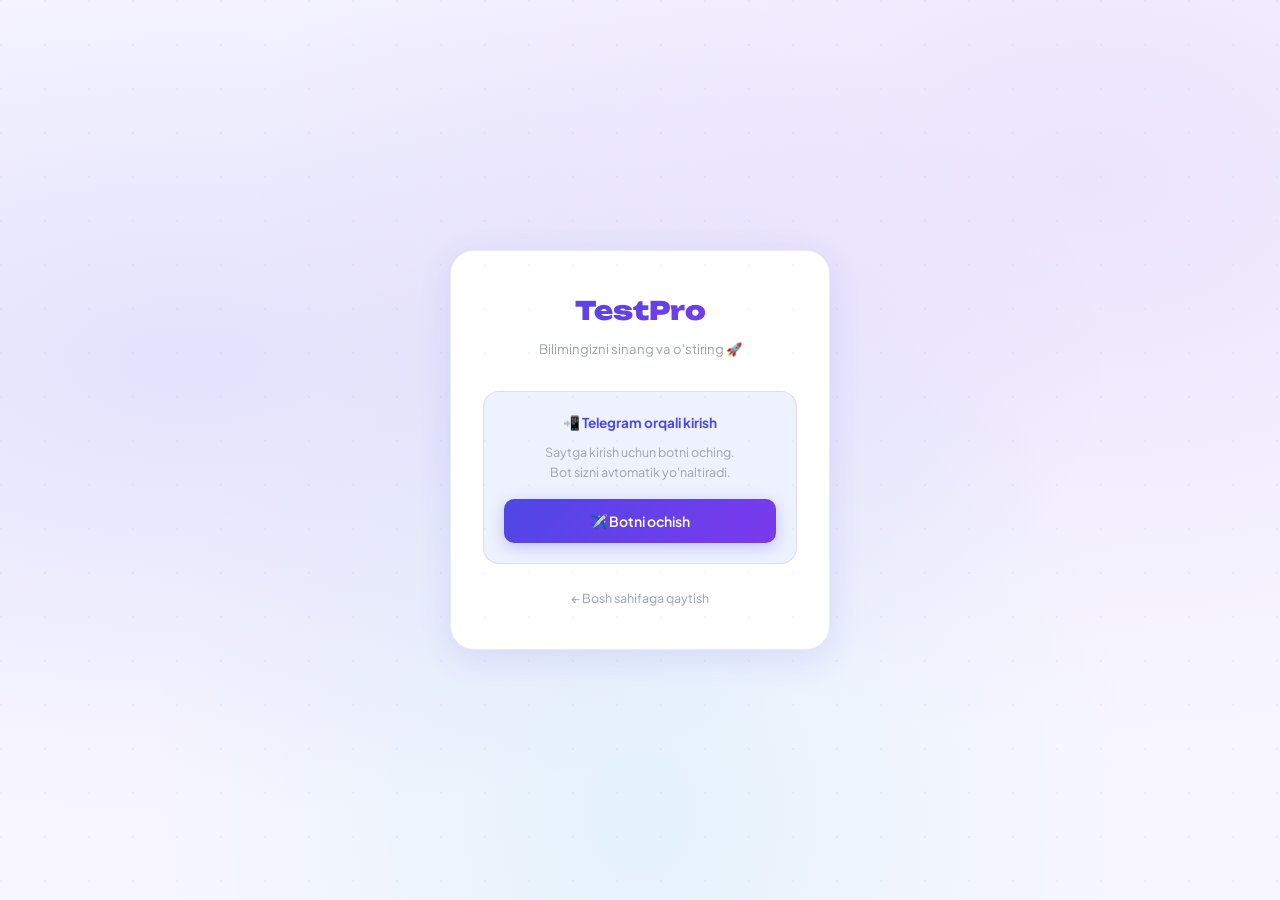
<file: login.html>
<!DOCTYPE html>
<html lang="uz" data-theme="light">
<head>
<meta charset="UTF-8">
<meta name="viewport" content="width=device-width,initial-scale=1.0">
<title>TestPro — Kirish</title>
<link rel="stylesheet" href="css/style.css">
<script src="https://telegram.org/js/telegram-web-app.js"></script>
<style>
body{display:flex;align-items:center;justify-content:center;min-height:100vh;padding:1.5rem}
.login-card{background:var(--bg-card);border:1px solid var(--border-2);border-radius:var(--radius-lg);
  padding:2.5rem 2rem;width:100%;max-width:380px;text-align:center;box-shadow:var(--shadow)}
.login-logo{font-family:'Unbounded',sans-serif;font-size:1.6rem;font-weight:900;
  background:var(--grad-main);-webkit-background-clip:text;-webkit-text-fill-color:transparent;
  background-clip:text;margin-bottom:.4rem}
.login-sub{font-size:.82rem;color:var(--text-3);margin-bottom:2rem;line-height:1.6}
.login-av{width:72px;height:72px;border-radius:50%;
  background:var(--grad-main);margin:0 auto 1rem;
  display:flex;align-items:center;justify-content:center;
  font-size:1.8rem;font-weight:900;color:#fff;font-family:'Unbounded',sans-serif}
.login-name{font-size:1.05rem;font-weight:800;color:var(--text);margin-bottom:.25rem}
.login-id{font-size:.78rem;color:var(--text-3);margin-bottom:1.5rem}
.bot-box{background:var(--bg-2);border:1px solid var(--border-2);border-radius:var(--radius);
  padding:1.25rem;margin-bottom:1.25rem}
.bot-box-title{font-size:.85rem;font-weight:700;color:var(--accent);margin-bottom:.6rem}
.bot-box-desc{font-size:.78rem;color:var(--text-3);line-height:1.6;margin-bottom:1rem}
.spinner{width:36px;height:36px;border:3px solid var(--border-2);
  border-top-color:var(--accent);border-radius:50%;
  animation:spin .8s linear infinite;margin:1.5rem auto}
@keyframes spin{to{transform:rotate(360deg)}}
.status{font-size:.82rem;color:var(--text-3);margin-top:.5rem}
</style>
</head>
<body>
<div class="login-card">
  <div class="login-logo">TestPro</div>
  <div class="login-sub">Bilimingizni sinang va o'stiring 🚀</div>

  <!-- Yuklash -->
  <div id="loading">
    <div class="spinner"></div>
    <div class="status">Tekshirilmoqda...</div>
  </div>

  <!-- Kirgan user -->
  <div id="logged" style="display:none">
    <div class="login-av" id="av"></div>
    <div class="login-name" id="uname"></div>
    <div class="login-id" id="uid-txt"></div>
    <button class="btn btn-primary" style="width:100%;margin-bottom:.6rem" id="go-btn">
      🚀 Davom etish
    </button>
    <button class="btn btn-secondary" style="width:100%" onclick="TGAuth.clear();location.reload()">
      Chiqish
    </button>
  </div>

  <!-- Bot orqali kirish -->
  <div id="bot-box" style="display:none">
    <div class="bot-box">
      <div class="bot-box-title">📲 Telegram orqali kirish</div>
      <div class="bot-box-desc">
        Saytga kirish uchun botni oching.<br>
        Bot sizni avtomatik yo'naltiradi.
      </div>
      <a id="bot-link" href="https://t.me/Quizmarkerbot?start=webapp" class="btn btn-primary" 
         style="display:block;text-decoration:none">✈️ Botni ochish</a>
    </div>
    <a href="index.html" style="font-size:.78rem;color:var(--text-3)">← Bosh sahifaga qaytish</a>
  </div>
</div>

<script src="js/api.js"></script>
<script>
const _next = new URLSearchParams(location.search).get('next') || 'dashboard.html';

// Theme
const TH = {
  get(){ return localStorage.getItem('tp_theme')||(matchMedia('(prefers-color-scheme:dark)').matches?'dark':'light'); },
  set(t){ document.documentElement.setAttribute('data-theme',t); localStorage.setItem('tp_theme',t); }
};
TH.set(TH.get());

function showLogged(u) {
  document.getElementById('loading').style.display = 'none';
  document.getElementById('logged').style.display  = 'block';
  const name = [u.first_name, u.last_name].filter(Boolean).join(' ') || u.name || 'Foydalanuvchi';
  document.getElementById('av').textContent    = (name[0]||'?').toUpperCase();
  document.getElementById('uname').textContent = name;
  document.getElementById('uid-txt').textContent = 'ID: ' + (u.id||u.uid||'');
  document.getElementById('go-btn').onclick = () => { window.location.href = _next; };
}

function showBotBox() {
  document.getElementById('loading').style.display = 'none';
  document.getElementById('bot-box').style.display  = 'block';
}

(async () => {
  // 1. Telegram WebApp ichida — user ma'lumotlari to'g'ridan keladi
  const tg = window.Telegram?.WebApp;
  if (tg?.initDataUnsafe?.user) {
    tg.ready(); tg.expand();
    const u = tg.initDataUnsafe.user;
    const userData = {
      id: u.id, first_name: u.first_name||'', last_name: u.last_name||'',
      username: u.username||'', name: [u.first_name,u.last_name].filter(Boolean).join(' ')||`User${u.id}`,
    };
    TGAuth.save(userData);
    window.location.href = _next;
    return;
  }

  // 2. URL da ?uid=...&auto=1 — botdan yuborilgan havola
  const p    = new URLSearchParams(location.search);
  const uid  = p.get('uid');
  const auto = p.get('auto');
  if (uid && auto === '1') {
    const userData = {
      id: parseInt(uid), uid: parseInt(uid),
      first_name: p.get('name') || `User${uid}`,
      username:   p.get('uname') || '',
      name:       p.get('name') || `User${uid}`,
    };
    TGAuth.save(userData);
    window.location.href = _next;
    return;
  }

  // 3. LocalStorage da session bor
  const existing = TGAuth.get();
  if (existing) {
    showLogged(existing);
    return;
  }

  // 4. Hech narsa yo'q — bot linkini ko'rsat
  showBotBox();
})();
</script>
</body>
</html>
</file>
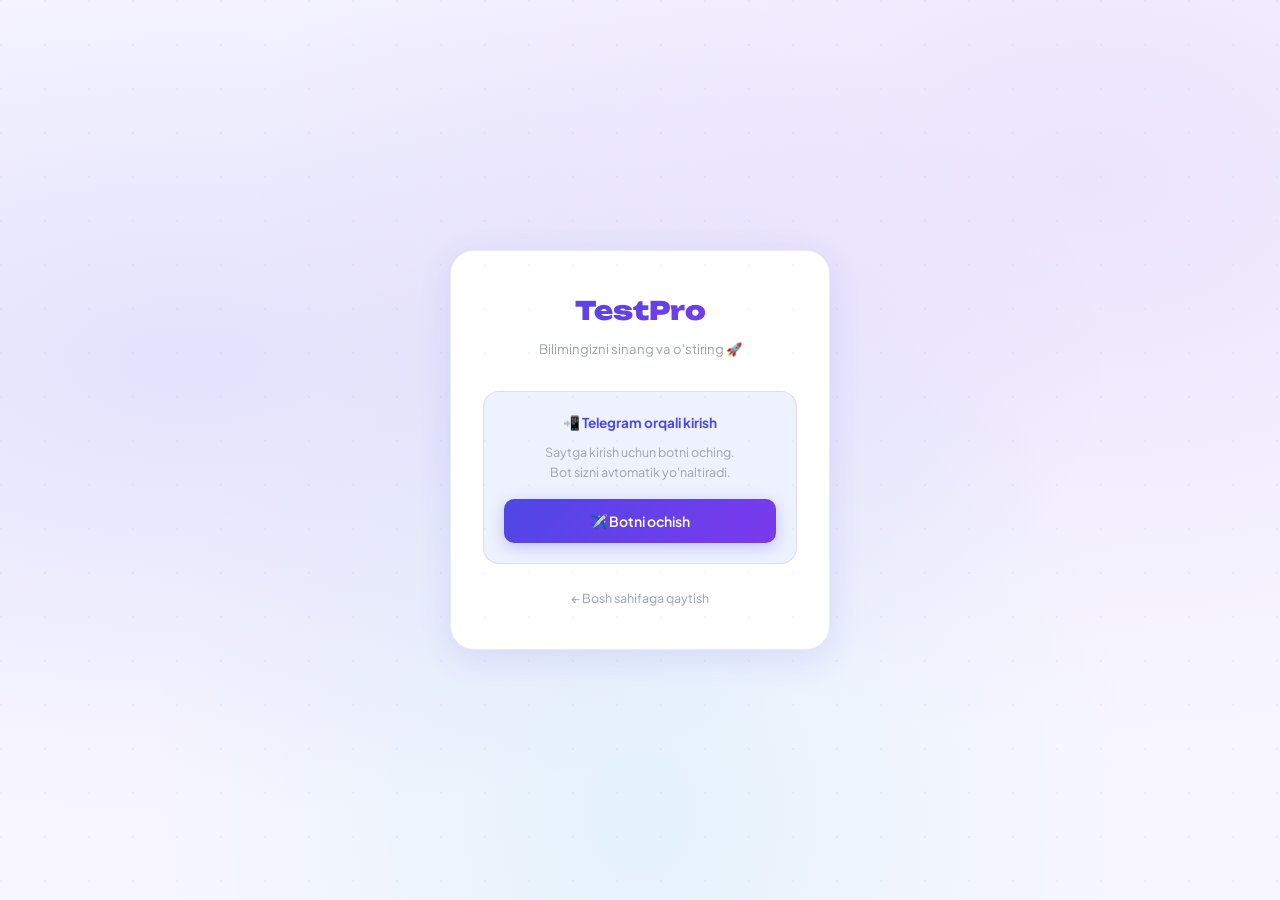
<file: profile.html>
<!DOCTYPE html>
<html lang="uz" data-theme="light">
<head>
<meta charset="UTF-8"/>
<meta name="viewport" content="width=device-width,initial-scale=1.0"/>
<title>TestPro — Profil</title>
<link href="https://fonts.googleapis.com/css2?family=Plus+Jakarta+Sans:wght@400;500;600;700;800&family=Unbounded:wght@700;800;900&display=swap" rel="stylesheet"/>
<link rel="stylesheet" href="css/style.css"/>
<style>
body{padding-top:0}
.pnav{position:sticky;top:0;z-index:200;height:52px;display:flex;align-items:center;justify-content:space-between;padding:0 1rem;background:var(--navbar-bg);backdrop-filter:blur(20px);border-bottom:1px solid var(--border)}
.logo{font-family:'Unbounded',sans-serif;font-size:.95rem;font-weight:900;cursor:pointer;background:var(--grad-main);-webkit-background-clip:text;-webkit-text-fill-color:transparent;background-clip:text}
.tbtn-p{width:32px;height:32px;border-radius:50%;border:1.5px solid var(--border-2);background:var(--surface);cursor:pointer;font-size:.85rem;display:flex;align-items:center;justify-content:center;color:var(--text);transition:all .2s}
.tbtn-p:hover{background:var(--accent);border-color:var(--accent);color:#fff}
.page{padding:62px 1rem 3rem;max-width:600px;margin:0 auto}

/* Hero */
.hero{background:var(--bg-card);border-radius:var(--radius);padding:1.25rem;margin-bottom:1rem;border:1px solid var(--border-2);box-shadow:var(--shadow-sm);text-align:center}
.ava{width:72px;height:72px;border-radius:50%;background:var(--grad-main);margin:0 auto .75rem;display:flex;align-items:center;justify-content:center;font-family:'Unbounded',sans-serif;font-size:1.6rem;font-weight:900;color:#fff;overflow:hidden}
.ava img{width:100%;height:100%;object-fit:cover;border-radius:50%}
.hero-name{font-family:'Unbounded',sans-serif;font-size:1rem;font-weight:900;margin-bottom:.2rem}
.hero-un{font-size:.78rem;color:var(--text-3)}
.admin-badge{display:none;margin:.5rem auto 0;padding:.25rem .75rem;border-radius:99px;background:linear-gradient(135deg,#d97706,#f59e0b);color:#fff;font-size:.72rem;font-weight:700;width:fit-content}

/* Stats */
.stats{display:grid;grid-template-columns:repeat(3,1fr);gap:.5rem;margin-bottom:1rem}
.stat{background:var(--bg-card);border-radius:var(--radius-sm);padding:.8rem .4rem;text-align:center;border:1px solid var(--border-2)}
.stat-v{font-family:'Unbounded',sans-serif;font-size:1.2rem;font-weight:900;color:var(--accent)}
.stat-l{font-size:.6rem;color:var(--text-3);text-transform:uppercase;letter-spacing:.05em;font-weight:700;margin-top:.15rem}

/* Section */
.sec-title{font-size:.78rem;font-weight:800;color:var(--text-3);text-transform:uppercase;letter-spacing:.06em;margin:.85rem 0 .5rem;padding:0 .1rem}

/* Test card */
.tcard{background:var(--bg-card);border-radius:var(--radius);padding:.9rem 1rem;margin-bottom:.6rem;border:1px solid var(--border-2);box-shadow:var(--shadow-sm)}
.tc-top{display:flex;align-items:flex-start;gap:.6rem;margin-bottom:.5rem}
.tc-icon{width:36px;height:36px;border-radius:var(--radius-xs);background:var(--grad-main);display:flex;align-items:center;justify-content:center;font-size:1rem;flex-shrink:0}
.tc-info{flex:1;min-width:0}
.tc-title{font-size:.88rem;font-weight:700;margin-bottom:.2rem;overflow:hidden;text-overflow:ellipsis;white-space:nowrap}
.tc-meta{font-size:.72rem;color:var(--text-3);display:flex;gap:.5rem;flex-wrap:wrap}
.tc-vis{font-size:.65rem;font-weight:700;padding:.15rem .45rem;border-radius:99px}
.vis-pub{background:rgba(16,185,129,.1);color:#059669;border:1px solid rgba(16,185,129,.2)}
.vis-lnk{background:rgba(245,158,11,.1);color:#d97706;border:1px solid rgba(245,158,11,.2)}
.vis-prv{background:var(--bg-2);color:var(--text-3);border:1px solid var(--border-2)}
.tc-btns{display:flex;gap:.4rem;flex-wrap:wrap}
.tc-btn{padding:.45rem .85rem;border-radius:var(--radius-xs);font-size:.74rem;font-weight:700;cursor:pointer;border:1.5px solid var(--border-2);background:var(--surface);color:var(--text-2);transition:all .2s;font-family:inherit;display:flex;align-items:center;gap:.3rem}
.tc-btn:hover{border-color:var(--accent);color:var(--accent)}
.tc-btn.primary{background:var(--grad-main);color:#fff;border-color:transparent}
.tc-btn.primary:hover{transform:translateY(-1px);box-shadow:0 4px 12px var(--accent-glow)}
.tc-btn.share{background:rgba(16,185,129,.08);color:#059669;border-color:rgba(16,185,129,.2)}
.tc-btn.share:hover{background:rgba(16,185,129,.15)}

/* Solvers modal */
.modal-bg{display:none;position:fixed;inset:0;background:rgba(0,0,0,.55);backdrop-filter:blur(6px);z-index:1000;justify-content:center;align-items:flex-end;padding:.75rem}
.modal-bg.open{display:flex}
.modal-box{background:var(--bg-card);border-radius:var(--radius) var(--radius) var(--radius-sm) var(--radius-sm);width:100%;max-width:480px;max-height:80vh;overflow-y:auto;animation:slideUp .3s var(--ease-out)}
@keyframes slideUp{from{opacity:0;transform:translateY(24px)}to{opacity:1;transform:translateY(0)}}
.modal-hdr{display:flex;justify-content:space-between;align-items:center;padding:.9rem 1.1rem;border-bottom:1px solid var(--border-2);position:sticky;top:0;background:var(--bg-card);z-index:1}
.modal-title{font-size:.92rem;font-weight:700}
.modal-close{width:28px;height:28px;border-radius:var(--radius-xs);border:1px solid var(--border-2);background:transparent;cursor:pointer;color:var(--text-3);display:flex;align-items:center;justify-content:center;font-size:.85rem}
.modal-close:hover{background:rgba(244,63,94,.1);color:#E11D48;border-color:rgba(244,63,94,.3)}
.solver-row{display:flex;align-items:center;gap:.75rem;padding:.75rem 1.1rem;border-bottom:1px solid var(--border-2)}
.solver-row:last-child{border:none}
.s-rank{font-family:'Unbounded',sans-serif;font-size:.7rem;font-weight:900;color:var(--text-3);width:22px;text-align:center;flex-shrink:0}
.s-ava{width:34px;height:34px;border-radius:50%;background:var(--grad-main);display:flex;align-items:center;justify-content:center;font-weight:900;font-size:.85rem;color:#fff;flex-shrink:0}
.s-info{flex:1;min-width:0}
.s-name{font-size:.85rem;font-weight:700;overflow:hidden;text-overflow:ellipsis;white-space:nowrap}
.s-sub{font-size:.7rem;color:var(--text-3);margin-top:.1rem}
.s-score{font-family:'Unbounded',sans-serif;font-size:.88rem;font-weight:900;color:var(--accent);flex-shrink:0}

/* Share modal */
.share-box{padding:1.1rem}
.share-link-wrap{display:flex;gap:.5rem;margin-bottom:.75rem}
.share-link{flex:1;padding:.65rem .85rem;border-radius:var(--radius-xs);border:1.5px solid var(--border-2);background:var(--bg-2);font-size:.78rem;color:var(--text);font-family:inherit;outline:none;overflow:hidden;text-overflow:ellipsis;white-space:nowrap}
.share-copy{padding:.65rem .9rem;border-radius:var(--radius-xs);border:none;background:var(--grad-main);color:#fff;font-size:.78rem;font-weight:700;cursor:pointer;white-space:nowrap}
.share-grid{display:grid;grid-template-columns:1fr 1fr;gap:.5rem}
.share-opt{padding:.65rem;border-radius:var(--radius-sm);border:1.5px solid var(--border-2);background:var(--bg-2);cursor:pointer;text-align:center;font-size:.76rem;font-weight:600;transition:all .2s;color:var(--text-2)}
.share-opt:hover{border-color:var(--accent);color:var(--accent)}
.share-opt span{display:block;font-size:1.1rem;margin-bottom:.25rem}

/* Buttons */
.btn-row{display:flex;flex-direction:column;gap:.5rem;margin-bottom:1rem}
.btn-pr{padding:.75rem;border-radius:var(--radius-sm);border:none;cursor:pointer;background:var(--grad-main);color:#fff;font-weight:700;font-size:.85rem;font-family:inherit;transition:all .2s;text-align:center}
.btn-pr:hover{transform:translateY(-1px);box-shadow:0 5px 16px var(--accent-glow)}
.btn-s{padding:.7rem;border-radius:var(--radius-sm);border:1.5px solid var(--border-2);cursor:pointer;background:var(--surface);color:var(--text-2);font-weight:700;font-size:.82rem;font-family:inherit;transition:all .2s;text-align:center}
.btn-s:hover{border-color:var(--accent);color:var(--accent)}
.btn-d{padding:.7rem;border-radius:var(--radius-sm);border:1.5px solid rgba(244,63,94,.25);cursor:pointer;background:rgba(244,63,94,.06);color:#E11D48;font-weight:700;font-size:.82rem;font-family:inherit;transition:all .2s;text-align:center}
.btn-d:hover{background:rgba(244,63,94,.12)}

/* Info rows */
.info-row{display:flex;justify-content:space-between;align-items:center;padding:.6rem 0;border-bottom:1px solid var(--border-2);font-size:.82rem}
.info-row:last-child{border:none}
.info-lbl{color:var(--text-3);font-weight:600}
.info-val{font-weight:700;text-align:right}

/* Toast */
.toast-p{position:fixed;bottom:1.5rem;left:50%;transform:translateX(-50%) translateY(60px);background:var(--bg-card);border:1px solid var(--border-2);border-radius:99px;padding:.55rem 1.25rem;font-size:.82rem;font-weight:700;z-index:9999;transition:transform .3s;pointer-events:none;white-space:nowrap;box-shadow:var(--shadow)}
.toast-p.show{transform:translateX(-50%) translateY(0)}

/* Empty */
.empty-s{text-align:center;padding:1.5rem;color:var(--text-3);font-size:.82rem}
#admin-btn-wrap{margin-bottom:.5rem}
</style>
</head>
<body>
<nav class="pnav">
  <div class="logo" onclick="goTo('index.html')">TestPro</div>
  <div style="display:flex;gap:.45rem;align-items:center">
    <button class="tbtn-p" onclick="goTo('dashboard.html')">🏠</button>
    <button class="tbtn-p" id="tbtn">🌙</button>
  </div>
</nav>

<div class="page">
  <!-- Hero -->
  <div class="hero">
    <div class="ava" id="ava-el"></div>
    <div class="hero-name" id="hero-name">—</div>
    <div class="hero-un" id="hero-un"></div>
    <div class="admin-badge" id="admin-badge">👑 Admin</div>
  </div>

  <!-- Stats -->
  <div class="stats">
    <div class="stat"><div class="stat-v" id="st-t">0</div><div class="stat-l">Testlarim</div></div>
    <div class="stat"><div class="stat-v" id="st-d">0</div><div class="stat-l">Yechdim</div></div>
    <div class="stat"><div class="stat-v" id="st-a">—</div><div class="stat-l">O'rtacha</div></div>
  </div>

  <!-- Mening testlarim -->
  <div class="sec-title">📝 Mening testlarim</div>
  <div id="admin-btn-wrap"></div>
  <div class="btn-row" style="margin-bottom:.75rem">
    <button class="btn-pr" onclick="goTo('create.html')">✏️ Yangi test yaratish</button>
  </div>
  <div id="my-tests-list"><div class="empty-s">Yuklanmoqda...</div></div>

  <!-- Yechilgan testlar -->
  <div class="sec-title">📊 Yechilgan testlarim</div>
  <div id="my-results-list"><div class="empty-s">Yuklanmoqda...</div></div>

  <!-- Ma'lumotlar -->
  <div class="sec-title">👤 Ma'lumotlar</div>
  <div class="tcard" style="margin-bottom:.75rem">
    <div class="info-row"><span class="info-lbl">🆔 ID</span><span class="info-val" id="inf-id">—</span></div>
    <div class="info-row"><span class="info-lbl">👤 Ism</span><span class="info-val" id="inf-name">—</span></div>
    <div class="info-row"><span class="info-lbl">📛 Username</span><span class="info-val" id="inf-un">—</span></div>
    <div class="info-row"><span class="info-lbl">📅 Qo'shilgan</span><span class="info-val" id="inf-date">—</span></div>
  </div>

  <div class="btn-row">
    <button class="btn-s" onclick="goTo('history.html')">📜 Natijalar tarixi</button>
    <button class="btn-s" onclick="clearCache()">🗑 Keshni tozalash</button>
    <button class="btn-s" onclick="clearHist()">📜 Tarixni tozalash</button>
    <button class="btn-d" onclick="doLogout()">🚪 Hisobdan chiqish</button>
  </div>
</div>

<!-- Solvers Modal -->
<div class="modal-bg" id="solvers-modal" onclick="if(event.target===this)closeSolvers()">
  <div class="modal-box">
    <div class="modal-hdr">
      <span class="modal-title">👥 Kim yechgan</span>
      <button class="modal-close" onclick="closeSolvers()">✕</button>
    </div>
    <div id="solvers-body"><div class="empty-s">Yuklanmoqda...</div></div>
  </div>
</div>

<!-- Share Modal -->
<div class="modal-bg" id="share-modal" onclick="if(event.target===this)closeShare()">
  <div class="modal-box">
    <div class="modal-hdr">
      <span class="modal-title">📤 Testni ulashish</span>
      <button class="modal-close" onclick="closeShare()">✕</button>
    </div>
    <div class="share-box">
      <div style="font-size:.78rem;color:var(--text-3);margin-bottom:.75rem" id="share-test-name"></div>
      <div class="share-link-wrap">
        <input class="share-link" id="share-link-inp" readonly>
        <button class="share-copy" onclick="copyLink()">📋 Nusxa</button>
      </div>
      <div class="share-grid">
        <div class="share-opt" onclick="shareBot()"><span>🤖</span>Bot orqali</div>
        <div class="share-opt" onclick="shareNative()"><span>📱</span>Ulashish</div>
        <div class="share-opt" onclick="shareTG()"><span>✈️</span>Telegram</div>
        <div class="share-opt" onclick="shareQR()"><span>📷</span>QR kod</div>
      </div>
    </div>
  </div>
</div>

<div class="toast-p" id="toast"></div>

<script src="js/api.js"></script>
<script>
if(typeof goTo==='undefined'){const _B=(()=>{const p=window.location.pathname;const i=p.lastIndexOf('/');return i>0?p.slice(0,i+1):'/'})();window.goTo=function(page){window.location.href=_B+page;};}
if(typeof esc==='undefined'){window.esc=function(s){const d=document.createElement('div');d.textContent=String(s||'');return d.innerHTML;};}
if(typeof fmtDate==='undefined'){window.fmtDate=function(ts){if(!ts)return'—';try{const ms=(typeof ts==='number'&&ts<1e12)?ts*1000:ts;return new Date(ms).toLocaleDateString('uz-UZ',{day:'numeric',month:'short',year:'numeric'});}catch{return'—';}};}

const TH={get(){return localStorage.getItem('tp_theme')||(matchMedia('(prefers-color-scheme:dark)').matches?'dark':'light')},set(t){document.documentElement.setAttribute('data-theme',t);localStorage.setItem('tp_theme',t);const b=document.getElementById('tbtn');if(b)b.textContent=t==='dark'?'☀️':'🌙'},toggle(){this.set(this.get()==='dark'?'light':'dark')}};
TH.set(TH.get());document.getElementById('tbtn').onclick=()=>TH.toggle();

let _tt, _shareTestId='', _shareTestTitle='';
function toast(m,d=2500){const el=document.getElementById('toast');el.textContent=m;el.classList.add('show');clearTimeout(_tt);_tt=setTimeout(()=>el.classList.remove('show'),d);}

/* ── Share ── */
function openShare(tid, title) {
  _shareTestId   = tid;
  _shareTestTitle = title;
  const link = location.origin + '/test.html?id=' + tid;
  document.getElementById('share-test-name').textContent = title;
  document.getElementById('share-link-inp').value = link;
  document.getElementById('share-modal').classList.add('open');
}
function closeShare() { document.getElementById('share-modal').classList.remove('open'); }
function copyLink() {
  const inp = document.getElementById('share-link-inp');
  navigator.clipboard?.writeText(inp.value).then(()=>toast('✅ Havola nusxalandi!')).catch(()=>{inp.select();document.execCommand('copy');toast('✅ Nusxalandi!');});
}
function shareNative() {
  const url = document.getElementById('share-link-inp').value;
  if(navigator.share) navigator.share({ title: _shareTestTitle, url }).catch(()=>{});
  else copyLink();
}
function shareTG() {
  const url = encodeURIComponent(document.getElementById('share-link-inp').value);
  const txt = encodeURIComponent(_shareTestTitle + ' — TestPro da yechib ko\'ring!');
  window.open('https://t.me/share/url?url=' + url + '&text=' + txt, '_blank');
}
function shareBot() {
  const BOT = typeof BOT_USERNAME !== 'undefined' ? BOT_USERNAME : 'Quizmarkerbot';
  window.open('https://t.me/' + BOT + '?start=' + _shareTestId, '_blank');
}
function shareQR() {
  const url = encodeURIComponent(document.getElementById('share-link-inp').value);
  window.open('https://api.qrserver.com/v1/create-qr-code/?size=256x256&data=' + url, '_blank');
}

/* ── Solvers ── */
async function openSolvers(tid, title) {
  document.getElementById('solvers-modal').classList.add('open');
  document.querySelector('#solvers-modal .modal-title').textContent = '👥 ' + title + ' — Kim yechgan';
  document.getElementById('solvers-body').innerHTML = '<div class="empty-s">Yuklanmoqda...</div>';

  try {
    const res = await DB.getTestSolvers(tid);
    const solvers = res?.solvers || [];
    if (!solvers.length) {
      document.getElementById('solvers-body').innerHTML = '<div class="empty-s">Hali hech kim yechmagan</div>';
      return;
    }
    const medals = ['🥇','🥈','🥉'];
    document.getElementById('solvers-body').innerHTML = solvers.map((s, i) => `
      <div class="solver-row">
        <div class="s-rank">${medals[i] || (i+1)}</div>
        <div class="s-ava">${(s.name||'?')[0].toUpperCase()}</div>
        <div class="s-info">
          <div class="s-name">${esc(s.name||'Noma\'lum')}</div>
          <div class="s-sub">${s.username?'@'+s.username+' · ':''
          }${s.attempts} marta · O'rtacha: ${Math.round(s.avg_score||0)}%</div>
        </div>
        <div class="s-score">${Math.round(s.best_score||0)}%</div>
      </div>`).join('');
  } catch(e) {
    document.getElementById('solvers-body').innerHTML = '<div class="empty-s">Xato: ' + e.message + '</div>';
  }
}
function closeSolvers() { document.getElementById('solvers-modal').classList.remove('open'); }

/* ── Render my tests ── */
function renderMyTests(tests) {
  const el = document.getElementById('my-tests-list');
  if (!tests.length) { el.innerHTML = '<div class="empty-s">Testlaringiz yo\'q. Yangi test yarating!</div>'; return; }
  const VIS = { public:'vis-pub', link:'vis-lnk', private:'vis-prv' };
  const VTX = { public:'🌍 Ochiq', link:'🔗 Havola', private:'🔒 Yopiq' };
  el.innerHTML = tests.map(t => {
    const tid   = t.test_id || t.id || '';
    const ico   = typeof getIco !== 'undefined' ? getIco(t.category||t.subject||'other') : '📚';
    const visCls = VIS[t.visibility] || 'vis-prv';
    const visTxt = VTX[t.visibility] || '—';
    return `<div class="tcard">
      <div class="tc-top">
        <div class="tc-icon">${ico}</div>
        <div class="tc-info">
          <div class="tc-title">${esc(t.title||'Nomsiz')}</div>
          <div class="tc-meta">
            <span>${t.question_count||0} savol</span>
            <span>·</span>
            <span>${t.solve_count||0} marta yechilgan</span>
            ${t.avg_score?`<span>·</span><span>O'rtacha: ${Math.round(t.avg_score)}%</span>`:''}
            <span class="tc-vis ${visCls}">${visTxt}</span>
          </div>
        </div>
      </div>
      <div class="tc-btns">
        <button class="tc-btn primary" onclick="goTo('test.html?id=${tid}')">▶️ Boshlash</button>
        <button class="tc-btn share" onclick="openShare('${tid}','${esc(t.title||'')}')">📤 Ulashish</button>
        <button class="tc-btn" onclick="openSolvers('${tid}','${esc(t.title||'')}')">👥 Yechaganlar</button>
        <button class="tc-btn" onclick="goTo('edit.html?id=${tid}')">✏️ Tahrirlash</button>
      </div>
    </div>`;
  }).join('');
}

/* ── Render my results ── */
function renderMyResults(results) {
  const el = document.getElementById('my-results-list');
  if (!results.length) { el.innerHTML = '<div class="empty-s">Hali test yechmagansiz</div>'; return; }
  el.innerHTML = results.slice(0, 20).map(r => {
    const pct  = Math.round(r.percentage || r.score || 0);
    const pass = pct >= (r.passing_score || 60);
    const date = typeof fmtDate !== 'undefined' ? fmtDate(r.completedAt || r.completed_at) : '';
    return `<div class="tcard" style="cursor:pointer" onclick="goTo('test.html?id=${esc(r.testId||r.test_id||'')}')">
      <div class="tc-top">
        <div class="tc-icon" style="background:${pass?'var(--grad-green)':'linear-gradient(135deg,#ef4444,#dc2626)'}">${pass?'✅':'❌'}</div>
        <div class="tc-info">
          <div class="tc-title">${esc(r.testTitle||r.testId||'Test')}</div>
          <div class="tc-meta">
            <span>${r.correct||0}/${r.total||0} to'g'ri</span>
            <span>·</span>
            <span>${date}</span>
          </div>
        </div>
        <div style="font-family:'Unbounded',sans-serif;font-size:1rem;font-weight:900;color:${pass?'var(--accent)':'#ef4444'};flex-shrink:0">${pct}%</div>
      </div>
    </div>`;
  }).join('');
}

/* ── Main ── */
(async () => {
  const u = await AuthHelpers.requireAuth();
  if (!u) return;
  const uid  = String(u.id||u.uid||u._tg_id||'');
  const name = [u.first_name,u.last_name].filter(Boolean).join(' ')||u.name||'Foydalanuvchi';
  const un   = u.username ? '@'+u.username : '';

  // Avatar
  const avaEl = document.getElementById('ava-el');
  if (u.photo_url) { const img=document.createElement('img');img.src=u.photo_url;avaEl.innerHTML='';avaEl.appendChild(img); }
  else avaEl.textContent = (name[0]||'?').toUpperCase();
  document.getElementById('hero-name').textContent = name;
  document.getElementById('hero-un').textContent   = un||('ID: '+uid);
  document.getElementById('inf-id').textContent    = uid;
  document.getElementById('inf-name').textContent  = name;
  document.getElementById('inf-un').textContent    = un||'—';
  document.getElementById('inf-date').textContent  = u._at ? new Date(u._at).toLocaleDateString('uz-UZ',{day:'numeric',month:'long',year:'numeric'}) : '—';

  // Admin
  try {
    const ud = await DB.getUser(uid);
    if (ud?.is_admin||ud?.role==='admin') {
      document.getElementById('admin-badge').style.display='block';
      document.getElementById('admin-btn-wrap').innerHTML='<button class="btn-pr" style="background:linear-gradient(135deg,#d97706,#f59e0b);margin-bottom:.5rem" onclick="goTo(\'admin.html\')">👑 Admin panel</button>';
    }
  } catch {}

  // My tests + results parallel
  const [myTests, myResults] = await Promise.all([
    DB.getMyTests(uid).catch(()=>[]),
    DB.getMyResults(uid, 50).catch(()=>[]),
  ]);

  document.getElementById('st-t').textContent = myTests.length;
  document.getElementById('st-d').textContent = myResults.length;
  if (myResults.length) {
    const avg = Math.round(myResults.reduce((s,r)=>s+(r.percentage||r.score||0),0)/myResults.length);
    document.getElementById('st-a').textContent = avg+'%';
  }

  renderMyTests(myTests);
  renderMyResults(myResults);
})();

function clearCache(){const keys=Object.keys(localStorage).filter(k=>k.startsWith('tp_test_')||k.startsWith('tp_ans_'));keys.forEach(k=>localStorage.removeItem(k));toast(`✅ ${keys.length} ta kesh tozalandi`);}
function clearHist(){if(!confirm('Barcha natijalar tarixini tozalashni xohlaysizmi?'))return;localStorage.removeItem('tp_results');toast('🗑 Tarix tozalandi');}
function doLogout(){if(!confirm('Hisobdan chiqmoqchimisiz?'))return;TGAuth.clear();goTo('login.html');}
</script>
</body>
</html>
</file>
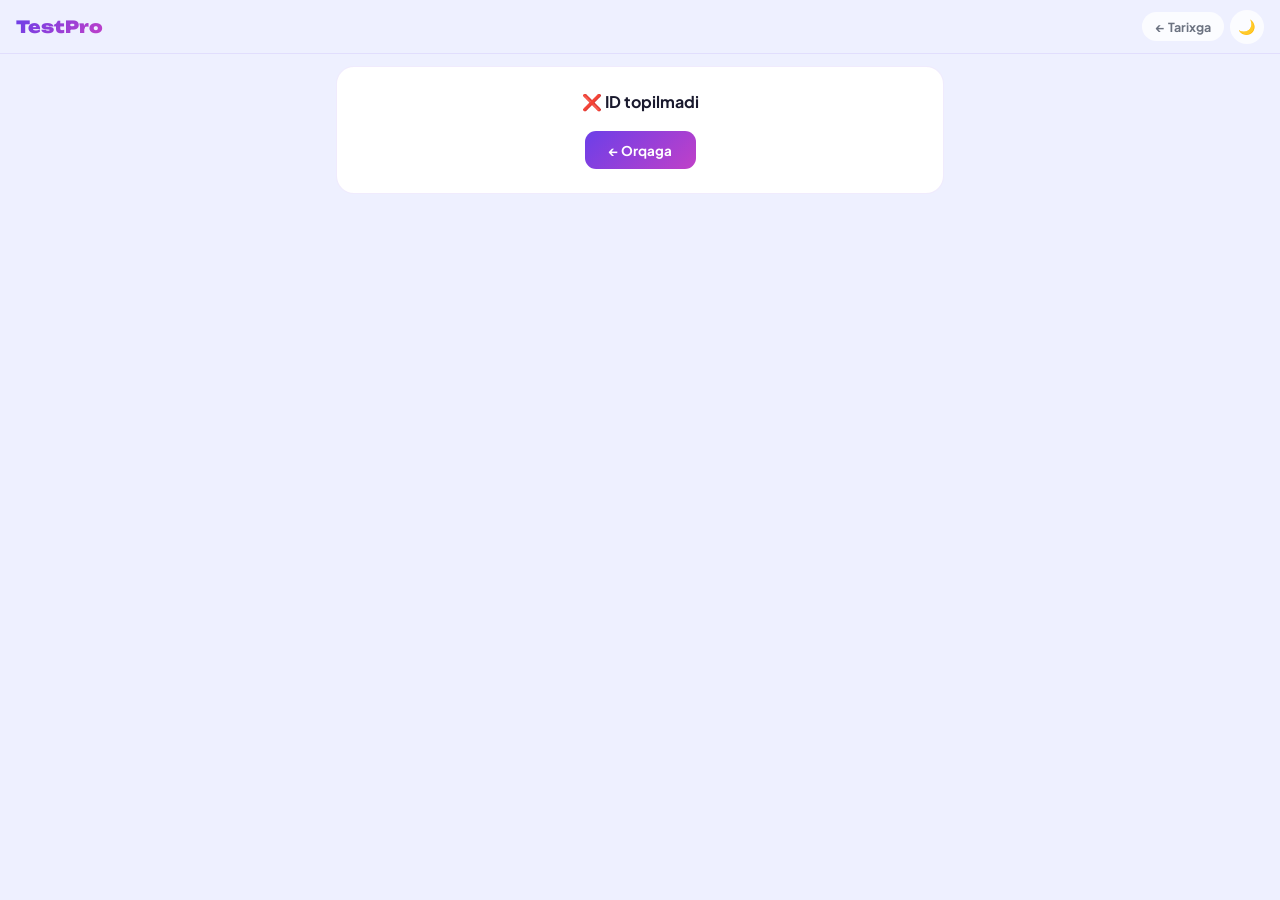
<file: review.html>
<!DOCTYPE html>
<html lang="uz" data-theme="light">
<head>
<meta charset="UTF-8"/>
<meta name="viewport" content="width=device-width,initial-scale=1.0,maximum-scale=1.0"/>
<title>TestPro — Tahlil</title>
<link href="https://fonts.googleapis.com/css2?family=Plus+Jakarta+Sans:wght@400;500;600;700;800&family=Unbounded:wght@700;800;900&display=swap" rel="stylesheet"/>
<style>
*{box-sizing:border-box;margin:0;padding:0;-webkit-tap-highlight-color:transparent}
:root{--bg:#EEF0FF;--card:#fff;--text:#1a1a2e;--text2:#6b7280;--text3:#9ca3af;--acc:#6C3FE8;--acc2:#C040C8;--border:rgba(108,63,232,.1);--shadow:0 2px 10px rgba(108,63,232,.07);--green:#059669;--green-bg:rgba(5,150,105,.08);--green-b:rgba(5,150,105,.22);--red:#ef4444;--red-bg:rgba(239,68,68,.07);--red-b:rgba(239,68,68,.22)}
[data-theme=dark]{--bg:#0d0820;--card:#140d28;--text:#e8e0ff;--text2:#9ca3af;--text3:#6b7280;--border:rgba(108,63,232,.2);--shadow:0 2px 12px rgba(0,0,0,.35);--green-bg:rgba(5,150,105,.12);--red-bg:rgba(239,68,68,.1)}
body{font-family:'Plus Jakarta Sans',sans-serif;min-height:100vh;background:var(--bg);color:var(--text)}
.nav{position:fixed;top:0;left:0;right:0;height:54px;z-index:500;display:flex;align-items:center;justify-content:space-between;padding:0 1rem;background:var(--bg);border-bottom:1px solid var(--border)}
.logo{font-family:'Unbounded',sans-serif;font-size:1.05rem;font-weight:900;cursor:pointer;background:linear-gradient(135deg,var(--acc),var(--acc2));-webkit-background-clip:text;-webkit-text-fill-color:transparent;background-clip:text}
.nav-r{display:flex;align-items:center;gap:.4rem}
.ibtn{width:34px;height:34px;border-radius:99px;border:none;cursor:pointer;font-size:.88rem;background:rgba(255,255,255,.8);display:flex;align-items:center;justify-content:center;color:var(--text)}
[data-theme=dark] .ibtn{background:rgba(255,255,255,.1)}
.bbtn{padding:.38rem .82rem;border-radius:99px;font-size:.78rem;font-weight:700;cursor:pointer;border:none;font-family:inherit;background:rgba(255,255,255,.8);color:var(--text2)}
[data-theme=dark] .bbtn{background:rgba(255,255,255,.1)}
.page{padding:66px 1rem 3rem;max-width:640px;margin:0 auto}

/* SUMMARY */
.summary{background:var(--card);border-radius:18px;padding:1.2rem;margin-bottom:1.1rem;border:1px solid var(--border);box-shadow:var(--shadow)}
.sum-top{display:flex;align-items:center;gap:.9rem;margin-bottom:.9rem}
.sum-circle{width:72px;height:72px;border-radius:50%;flex-shrink:0;display:flex;flex-direction:column;align-items:center;justify-content:center;border:3.5px solid var(--acc)}
.sum-circle.pass{border-color:var(--green);background:var(--green-bg)}
.sum-circle.fail{border-color:var(--red);background:var(--red-bg)}
.sum-pct{font-family:'Unbounded',sans-serif;font-size:1.35rem;font-weight:900;line-height:1}
.sum-circle.pass .sum-pct{color:var(--green)}
.sum-circle.fail .sum-pct{color:var(--red)}
.sum-lbl{font-size:.55rem;font-weight:700;letter-spacing:.05em;opacity:.7;margin-top:.1rem}
.sum-info{flex:1;min-width:0}
.sum-title{font-family:'Unbounded',sans-serif;font-size:.86rem;font-weight:900;margin-bottom:.22rem;overflow:hidden;text-overflow:ellipsis;display:-webkit-box;-webkit-line-clamp:2;-webkit-box-orient:vertical}
.sum-sub{font-size:.72rem;color:var(--text3)}
.pass-tag{display:inline-flex;align-items:center;gap:.3rem;margin-top:.55rem;padding:.2rem .62rem;border-radius:99px;font-size:.7rem;font-weight:700}
.tag-pass{background:var(--green-bg);color:var(--green);border:1px solid var(--green-b)}
.tag-fail{background:var(--red-bg);color:var(--red);border:1px solid var(--red-b)}
.sum-stats{display:grid;grid-template-columns:repeat(4,1fr);gap:.35rem}
.ss{background:var(--bg);border-radius:10px;padding:.5rem .3rem;text-align:center;border:1px solid var(--border)}
.ssv{font-family:'Unbounded',sans-serif;font-size:.85rem;font-weight:900;color:var(--acc)}
.ssl{font-size:.55rem;color:var(--text3);text-transform:uppercase;letter-spacing:.04em;font-weight:700;margin-top:.06rem}
.prog{background:rgba(108,63,232,.1);border-radius:99px;height:6px;margin:.75rem 0 .5rem;overflow:hidden}
.prog-b{height:100%;background:linear-gradient(135deg,var(--acc),var(--acc2));border-radius:99px}

/* QUESTION CARD */
.sec-t{font-size:.9rem;font-weight:800;margin-bottom:.75rem;display:flex;align-items:center;gap:.35rem}
.qc{background:var(--card);border-radius:16px;padding:1rem;margin-bottom:.75rem;border:1.5px solid var(--border);box-shadow:var(--shadow)}
.qc.q-ok{border-color:var(--green-b)}
.qc.q-err{border-color:var(--red-b)}
.qc.q-skip{border-color:rgba(245,158,11,.25)}
.q-hdr{display:flex;align-items:flex-start;gap:.55rem;margin-bottom:.72rem}
.q-badge{width:26px;height:26px;border-radius:8px;flex-shrink:0;display:flex;align-items:center;justify-content:center;font-size:.72rem;font-weight:900;font-family:'Unbounded',sans-serif;color:#fff}
.qc.q-ok .q-badge{background:var(--green)}
.qc.q-err .q-badge{background:var(--red)}
.qc.q-skip .q-badge{background:#d97706}
.q-text{font-size:.88rem;font-weight:700;line-height:1.5;flex:1}
.opt{display:flex;align-items:center;gap:.6rem;padding:.62rem .78rem;border-radius:11px;border:1.5px solid var(--border);margin-bottom:.35rem;font-size:.83rem;font-weight:500;color:var(--text2)}
.opt-ok{border-color:var(--green-b)!important;background:var(--green-bg)!important;color:var(--green)!important;font-weight:700}
.opt-err{border-color:var(--red-b)!important;background:var(--red-bg)!important;color:var(--red)!important;font-weight:700}
.opt-lt{width:24px;height:24px;border-radius:50%;border:2px solid currentColor;display:flex;align-items:center;justify-content:center;font-size:.65rem;font-weight:900;flex-shrink:0}
.opt-ok .opt-lt{background:var(--green);color:#fff;border-color:var(--green)}
.opt-err .opt-lt{background:var(--red);color:#fff;border-color:var(--red)}
.expl{margin-top:.55rem;padding:.58rem .75rem;border-radius:10px;background:rgba(108,63,232,.06);border-left:3px solid var(--acc);font-size:.76rem;color:var(--text2);line-height:1.55}
[data-theme=dark] .expl{color:#c4b5fd;background:rgba(108,63,232,.13)}
.skip-notice{text-align:center;padding:.6rem;font-size:.76rem;color:#d97706;background:rgba(245,158,11,.07);border-radius:9px;border:1px solid rgba(245,158,11,.2);margin-top:.3rem}
.sp{width:30px;height:30px;border:3px solid rgba(108,63,232,.15);border-top-color:var(--acc);border-radius:50%;animation:spin .7s linear infinite;margin:3rem auto;display:block}
@keyframes spin{to{transform:rotate(360deg)}}
.err-box{background:var(--card);border-radius:18px;padding:1.5rem;text-align:center;border:1px solid var(--border)}
.err-btn{padding:.65rem 1.5rem;border-radius:11px;border:none;cursor:pointer;background:linear-gradient(135deg,var(--acc),var(--acc2));color:#fff;font-weight:700;font-size:.84rem;font-family:inherit;margin-top:.8rem}
</style>
</head>
<body>
<nav class="nav">
  <div class="logo" onclick="goTo('index.html')">TestPro</div>
  <div class="nav-r">
    <button class="bbtn" onclick="goTo('history.html')">← Tarixga</button>
    <button class="ibtn" id="tbtn">🌙</button>
  </div>
</nav>
<div class="page"><div id="content"><span class="sp"></span></div></div>

<script src="js/api.js"></script>
<script>
if(typeof normalizeQ==='undefined'){window.normalizeQ=function(arr){return(arr||[]).map(q=>{const type=q.type==='multiple_choice'?'multiple':q.type==='true_false'?'truefalse':q.type||'multiple';const text=q.text||q.question||q.q||'';const options=(q.options||[]).map(o=>String(o));let correct=0;if(typeof q.correct==='number'){correct=q.correct;}else if(typeof q.correct==='string'){const idx=options.findIndex(o=>o===q.correct||o.trim()===q.correct.trim());correct=idx>=0?idx:0;}return{...q,type,text,options,correct,explanation:q.explanation||'',points:q.points||1};});};}
if(typeof esc==='undefined'){window.esc=function(s){const d=document.createElement('div');d.textContent=String(s||'');return d.innerHTML;};}
if(typeof fmtTime==='undefined'){window.fmtTime=function(s){s=s||0;return String(Math.floor(s/60)).padStart(2,'0')+':'+String(s%60).padStart(2,'0');};}
if(typeof fmtDate==='undefined'){window.fmtDate=function(ts){if(!ts)return'—';try{const ms=(typeof ts==='number'&&ts<1e12)?ts*1000:ts;return new Date(ms).toLocaleDateString('uz-UZ',{day:'numeric',month:'short',year:'numeric'});}catch{return'—';}}}
if(typeof getSubject==='undefined'){const _S={english:{label:'English',emoji:'🇬🇧'},arabic:{label:'Arabcha',emoji:'🕌'},russian:{label:'Ruscha',emoji:'🇷🇺'},turkish:{label:'Turkcha',emoji:'🇹🇷'},uzbek:{label:"O'zbekcha",emoji:'🇺🇿'},math:{label:'Matematika',emoji:'🧮'},it:{label:'IT/CS',emoji:'💻'},science:{label:'Fanlar',emoji:'🔬'},religion:{label:'Din',emoji:'📖'},history:{label:'Tarix',emoji:'🏛️'},biology:{label:'Biologiya',emoji:'🧬'},chemistry:{label:'Kimyo',emoji:'⚗️'},physics:{label:'Fizika',emoji:'⚡'},literature:{label:'Adabiyot',emoji:'✍️'},sport:{label:'Sport',emoji:'⚽'},other:{label:'Boshqa',emoji:'📚'}};window.getSubject=function(k){if(!k)return _S.other;const l=k.toLowerCase().replace(/[\s\-_]/g,'');if(_S[l])return _S[l];const f=Object.entries(_S).find(([x])=>l.includes(x));return f?f[1]:{label:k,emoji:'📚'};};window.getIco=function(s){if(!s)return'📚';const k=(s||'').toLowerCase().replace(/[\s\-_]/g,'');const I={english:'🇬🇧',arabic:'🕌',russian:'🇷🇺',turkish:'🇹🇷',uzbek:'🇺🇿',math:'🧮',it:'💻',science:'🔬',religion:'📖',history:'🏛️',biology:'🧬',chemistry:'⚗️',physics:'⚡',literature:'✍️',sport:'⚽',other:'📚'};return I[k]||Object.entries(I).find(([x])=>k.includes(x))?.[1]||'📚';};}
if(typeof goTo==='undefined'){const _B=(()=>{const p=window.location.pathname;const i=p.lastIndexOf('/');return i>0?p.slice(0,i+1):'/'})();window.goTo=function(page){window.location.href=_B+page;};}
</script>
<script>
const TH={get(){return localStorage.getItem('tp_theme')||(matchMedia('(prefers-color-scheme:dark)').matches?'dark':'light')},set(t){document.documentElement.setAttribute('data-theme',t);localStorage.setItem('tp_theme',t);const b=document.getElementById('tbtn');if(b)b.textContent=t==='dark'?'☀️':'🌙'},toggle(){this.set(this.get()==='dark'?'light':'dark')}};
TH.set(TH.get());document.getElementById('tbtn').onclick=()=>TH.toggle();

function elapsed2s(s){s=s||0;return Math.floor(s/60)+'d '+String(s%60).padStart(2,'0')+'s';}
function timeStr(ts){if(!ts)return '';try{const d=new Date(ts);return d.toLocaleDateString('uz-UZ',{day:'numeric',month:'long',year:'numeric'})+' • '+d.toLocaleTimeString('uz-UZ',{hour:'2-digit',minute:'2-digit'});}catch{return '';}}

(async()=>{
  const wrap=document.getElementById('content');
  const id=new URLSearchParams(location.search).get('id');
  if(!id){
    wrap.innerHTML=`<div class="err-box"><h3 style="font-size:1rem;margin-bottom:.4rem">❌ ID topilmadi</h3><button class="err-btn" onclick="goTo('history.html')">← Orqaga</button></div>`;
    return;
  }

  // Natijani localStorage dan olish
  const allResults=JSON.parse(localStorage.getItem('tp_results')||'[]');
  const R=allResults.find(r=>r.id===id);
  if(!R){
    wrap.innerHTML=`<div class="err-box"><h3 style="font-size:1rem;margin-bottom:.4rem">Natija topilmadi</h3><p style="font-size:.8rem;color:var(--text3);margin-bottom:.5rem">Bu natija mavjud emas yoki o'chirilgan</p><button class="err-btn" onclick="goTo('history.html')">← Orqaga</button></div>`;
    return;
  }

  const testId=R.testId||R.test_id||'';
  const pct=Math.round(R.percentage||R.score||0);
  const passScore=R.passing_score||R.passScore||60;
  const passed=pct>=passScore;
  const sub=getSubject(R.subject||'other');
  const ico=getIco(R.subject||'other');

  // Savollarni olish (cache dan yoki API dan)
  let questions=[];
  let testDeleted=false;
  try{
    const d=await DB.getTestWithQuestions(testId);
    if(d?.questions?.length){
      questions=normalizeQ(d.questions);
    }else{
      testDeleted=true;
    }
  }catch{testDeleted=true;}

  // userAnswers — natijadan yoki cache dan
  const userAnswers=R.userAnswers||R.detailed_results||Cache.loadAnswers(testId)||[];

  // Render summary
  wrap.innerHTML=`
    <div class="summary">
      <div class="sum-top">
        <div class="sum-circle ${passed?'pass':'fail'}">
          <div class="sum-pct">${pct}%</div>
          <div class="sum-lbl">NATIJA</div>
        </div>
        <div class="sum-info">
          <div class="sum-title">${esc(R.testTitle||testId||'Test')}</div>
          <div class="sum-sub">${ico} ${sub.label} • ${timeStr(R.completedAt)}</div>
          <div class="pass-tag ${passed?'tag-pass':'tag-fail'}">${passed?'✅ O\'tdi':'❌ O\'tmadi'}</div>
        </div>
      </div>
      <div class="prog"><div class="prog-b" style="width:${pct}%"></div></div>
      <div class="sum-stats">
        <div class="ss"><div class="ssv" style="color:var(--green)">${R.correct||0}</div><div class="ssl">To'g'ri</div></div>
        <div class="ss"><div class="ssv" style="color:var(--red)">${(R.total||0)-(R.correct||0)}</div><div class="ssl">Xato</div></div>
        <div class="ss"><div class="ssv">${R.total||0}</div><div class="ssl">Jami</div></div>
        <div class="ss"><div class="ssv" style="font-size:.7rem">${elapsed2s(R.elapsed)}</div><div class="ssl">Vaqt</div></div>
      </div>
    </div>
    <div class="sec-t">📊 Savol tahlili${testDeleted?' <span style="font-size:.7rem;color:#d97706;font-weight:600">(test o\'chirilgan)</span>':''}</div>
    <div id="q-wrap"></div>`;

  const qWrap=document.getElementById('q-wrap');

  if(testDeleted||!questions.length){
    qWrap.innerHTML=`<div style="text-align:center;padding:1.5rem;background:var(--card);border-radius:14px;border:1px solid var(--border)">
      <div style="font-size:1.8rem;margin-bottom:.5rem">📭</div>
      <div style="font-size:.86rem;font-weight:700">Savollar mavjud emas</div>
      <div style="font-size:.76rem;color:var(--text3);margin-top:.25rem">${testDeleted?'Test muallif tomonidan o\'chirilgan':'Bu testda savollar yo\'q'}</div>
    </div>`;
    return;
  }

  // userAnswers bo'sh bo'lsa ogohlantirish
  if(!userAnswers.length){
    const w=document.createElement('div');
    w.style.cssText='padding:.7rem .9rem;background:rgba(245,158,11,.08);border:1px solid rgba(245,158,11,.2);border-radius:11px;font-size:.76rem;color:#d97706;font-weight:600;margin-bottom:.85rem';
    w.textContent='⚠️ Bu eski natija — javoblar saqlanmagan. Faqat to\'g\'ri variantlar ko\'rsatiladi.';
    qWrap.appendChild(w);
  }

  // Render questions
  questions.forEach((q,i)=>{
    const ua=Array.isArray(userAnswers)&&userAnswers.length>i?userAnswers[i]:-1;
    const isSkip=ua===-1||ua===null||ua===undefined;
    const isOk=!isSkip&&ua===q.correct;
    const isErr=!isSkip&&ua!==q.correct;
    const cls=isSkip?'q-skip':isOk?'q-ok':'q-err';
    const badge=isSkip?'⏭':isOk?'✓':'✗';

    const card=document.createElement('div');
    card.className='qc '+cls;

    let body=`<div class="q-hdr">
      <div class="q-badge">${badge}</div>
      <div class="q-text">${i+1}. ${esc(q.text||q.question||'')}</div>
    </div>`;

    const opts=q.options||[];
    opts.forEach((o,j)=>{
      let cls2='opt';
      let mark='';
      if(j===q.correct){cls2='opt opt-ok';mark='✅';}
      else if(!isSkip&&j===ua&&ua!==q.correct){cls2='opt opt-err';mark='❌';}
      body+=`<div class="${cls2}">
        <span class="opt-lt">${String.fromCharCode(65+j)}</span>
        ${esc(o)}
        <span style="margin-left:auto;font-size:.75rem;flex-shrink:0">${mark}</span>
      </div>`;
    });

    if(isSkip) body+=`<div class="skip-notice">⏭ Bu savol o'tkazib yuborildi</div>`;
    if(q.explanation) body+=`<div class="expl">💡 ${esc(q.explanation)}</div>`;

    card.innerHTML=body;
    qWrap.appendChild(card);
  });
})();
</script>
</body>
</html>
</file>
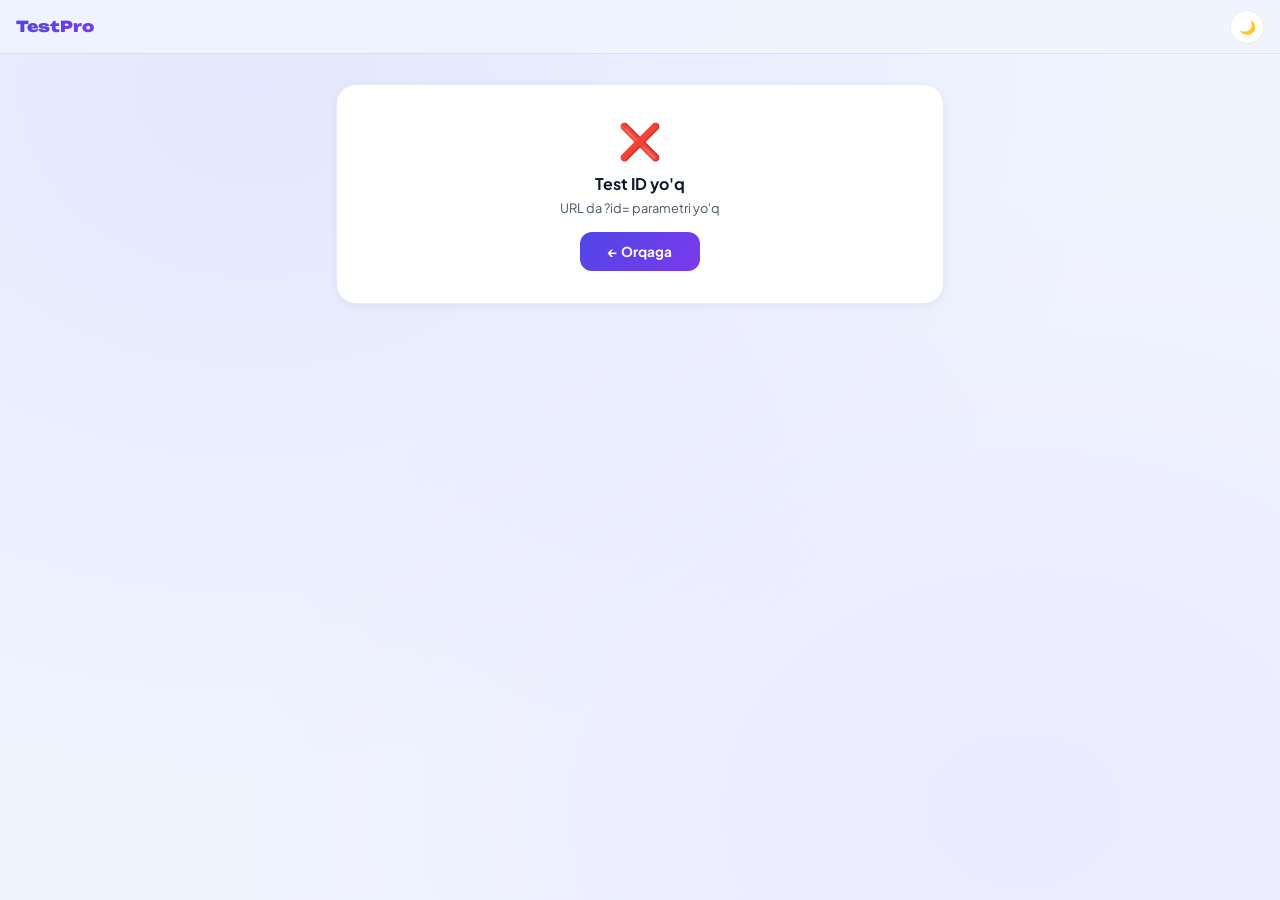
<file: test.html>
<!DOCTYPE html>
<html lang="uz" data-theme="light">
<head>
<meta charset="UTF-8"/>
<meta name="viewport" content="width=device-width,initial-scale=1.0,maximum-scale=1.0"/>
<title>TestPro — Test</title>
<link href="https://fonts.googleapis.com/css2?family=Plus+Jakarta+Sans:wght@400;500;600;700;800&family=Unbounded:wght@700;800;900&display=swap" rel="stylesheet"/>
<style>
/* ═══════════════════════════════════════════
   TESTPRO — Test sahifasi
   index.html uslubida: clean, professional
═══════════════════════════════════════════ */
:root{
  --bg:#F0F4FF;
  --card:#FFFFFF;
  --text:#0F172A;
  --text2:#475569;
  --text3:#94A3B8;
  --acc:#4F46E5;
  --acc2:#7C3AED;
  --green:#059669;
  --red:#DC2626;
  --amber:#D97706;
  --border:rgba(79,70,229,.12);
  --border2:rgba(0,0,0,.07);
  --shadow:0 4px 20px rgba(79,70,229,.1);
  --shadow2:0 2px 8px rgba(0,0,0,.06);
  --navbar:rgba(240,244,255,.95);
  --grad:linear-gradient(135deg,#4F46E5 0%,#7C3AED 100%);
  --grad-green:linear-gradient(135deg,#059669 0%,#047857 100%);
}
[data-theme=dark]{
  --bg:#080818;
  --card:#0F0F24;
  --text:#E8E8FF;
  --text2:#8B8BB0;
  --text3:#555580;
  --border:rgba(79,70,229,.2);
  --border2:rgba(255,255,255,.07);
  --shadow:0 4px 20px rgba(0,0,0,.35);
  --shadow2:0 2px 8px rgba(0,0,0,.25);
  --navbar:rgba(8,8,24,.96);
}

*{box-sizing:border-box;margin:0;padding:0;-webkit-tap-highlight-color:transparent}
html{scroll-behavior:smooth}
body{
  font-family:'Plus Jakarta Sans',sans-serif;
  min-height:100vh;background:var(--bg);color:var(--text);
  background-image:
    radial-gradient(ellipse at 20% 10%,rgba(79,70,229,.07) 0%,transparent 60%),
    radial-gradient(ellipse at 80% 90%,rgba(124,58,237,.05) 0%,transparent 55%);
}

/* ── Nav ── */
.nav{
  position:fixed;top:0;left:0;right:0;height:54px;z-index:500;
  display:flex;align-items:center;justify-content:space-between;
  padding:0 1rem;
  background:var(--navbar);backdrop-filter:blur(20px);
  border-bottom:1px solid var(--border);
}
.logo{
  font-family:'Unbounded',sans-serif;font-size:.95rem;font-weight:900;
  cursor:pointer;background:var(--grad);
  -webkit-background-clip:text;-webkit-text-fill-color:transparent;background-clip:text;
}
.nav-right{display:flex;align-items:center;gap:.5rem}
.ibtn{
  width:34px;height:34px;border-radius:50%;border:1.5px solid var(--border2);
  background:var(--card);cursor:pointer;font-size:.85rem;
  display:flex;align-items:center;justify-content:center;
  color:var(--text);transition:all .2s;
}
.ibtn:hover{border-color:var(--acc);color:var(--acc)}
.timer-box{
  font-family:'Unbounded',sans-serif;font-size:.8rem;font-weight:900;
  color:var(--acc);background:rgba(79,70,229,.1);
  border:1.5px solid rgba(79,70,229,.2);
  border-radius:99px;padding:.28rem .75rem;letter-spacing:.02em;
}
.timer-box.warn{
  color:var(--red);background:rgba(220,38,38,.1);
  border-color:rgba(220,38,38,.3);animation:blink 1s infinite;
}
@keyframes blink{50%{opacity:.55}}

/* ── Page ── */
.page{padding:68px 1rem 2rem;max-width:640px;margin:0 auto}

/* ── Loading ── */
.spin{
  width:40px;height:40px;border:3.5px solid rgba(79,70,229,.15);
  border-top-color:var(--acc);border-radius:50%;
  animation:spin .7s linear infinite;margin:3rem auto;display:block;
}
@keyframes spin{to{transform:rotate(360deg)}}
.load-txt{text-align:center;font-size:.84rem;color:var(--text2);margin-top:.6rem}
.err-card{
  background:var(--card);border-radius:20px;padding:2rem;text-align:center;
  border:1px solid var(--border);margin-top:1rem;box-shadow:var(--shadow2);
}
.err-btn{
  display:inline-block;margin-top:1rem;padding:.7rem 1.75rem;border-radius:12px;
  border:none;cursor:pointer;background:var(--grad);color:#fff;
  font-weight:700;font-size:.85rem;font-family:inherit;transition:all .2s;
}
.err-btn:hover{transform:translateY(-2px);box-shadow:0 6px 18px rgba(79,70,229,.35)}

/* ── Test header ── */
.t-hdr{
  background:var(--card);border-radius:16px;
  padding:1rem 1.1rem;margin-bottom:.85rem;
  border:1px solid var(--border);box-shadow:var(--shadow2);
}
.t-title{
  font-family:'Unbounded',sans-serif;font-size:.9rem;font-weight:900;
  margin-bottom:.5rem;line-height:1.4;
}
.chips{display:flex;gap:.35rem;flex-wrap:wrap}
.ch{
  display:inline-flex;align-items:center;gap:.2rem;
  padding:.2rem .55rem;border-radius:99px;font-size:.65rem;font-weight:700;
  background:rgba(79,70,229,.08);color:var(--acc);
  border:1px solid rgba(79,70,229,.15);
}

/* ── Progress ── */
.prog-wrap{
  background:rgba(79,70,229,.1);border-radius:99px;
  height:6px;margin-bottom:.85rem;overflow:hidden;
}
.prog-bar{
  height:100%;background:var(--grad);
  border-radius:99px;transition:width .35s ease;
}

/* ── Question card ── */
.q-card{
  background:var(--card);border-radius:18px;
  padding:1.15rem 1.1rem;margin-bottom:.75rem;
  border:1px solid var(--border);box-shadow:var(--shadow2);
}
.q-meta{
  display:flex;justify-content:space-between;align-items:center;
  margin-bottom:.65rem;
}
.q-num{
  font-family:'Unbounded',sans-serif;font-size:.68rem;font-weight:900;
  color:var(--acc);background:rgba(79,70,229,.1);
  border-radius:99px;padding:.22rem .65rem;
}
.q-prog{font-size:.7rem;color:var(--text3);font-weight:600}
.q-img{
  width:100%;border-radius:12px;margin-bottom:.85rem;
  object-fit:contain;max-height:220px;
  border:1px solid var(--border2);
}
.q-text{
  font-size:.93rem;font-weight:700;line-height:1.55;
  margin-bottom:.9rem;color:var(--text);
}

/* ── Options ── */
.opts{display:flex;flex-direction:column;gap:.45rem}
.opt{
  display:flex;align-items:center;gap:.75rem;
  padding:.82rem 1rem;border-radius:13px;
  border:2px solid var(--border2);background:var(--card);
  cursor:pointer;transition:all .22s;text-align:left;
  font-family:inherit;font-size:.87rem;font-weight:500;
  width:100%;color:var(--text);position:relative;overflow:hidden;
}
.opt::before{
  content:'';position:absolute;inset:0;
  background:var(--grad);opacity:0;transition:opacity .22s;
}
.opt:hover:not([disabled]){
  border-color:var(--acc);transform:translateX(4px);
  box-shadow:0 3px 12px rgba(79,70,229,.15);
}
.opt:hover:not([disabled])::before{opacity:.04}
.opt.sel{
  border-color:var(--acc);background:rgba(79,70,229,.07);
  color:var(--acc);box-shadow:0 3px 14px rgba(79,70,229,.18);
}
.opt.correct{
  border-color:var(--green)!important;
  background:rgba(5,150,105,.08)!important;
  color:var(--green)!important;
}
.opt.wrong{
  border-color:var(--red)!important;
  background:rgba(220,38,38,.07)!important;
  color:var(--red)!important;
}
.opt[disabled]{cursor:not-allowed}
.opt-lbl{
  width:28px;height:28px;border-radius:8px;
  border:2px solid currentColor;
  display:flex;align-items:center;justify-content:center;
  font-family:'Unbounded',sans-serif;
  font-size:.68rem;font-weight:900;flex-shrink:0;
  transition:all .22s;background:transparent;
}
.opt.sel .opt-lbl{background:var(--acc);color:#fff;border-color:var(--acc)}
.opt.correct .opt-lbl{background:var(--green);color:#fff;border-color:var(--green)}
.opt.wrong .opt-lbl{background:var(--red);color:#fff;border-color:var(--red)}
.opt-txt{flex:1;line-height:1.45}

/* Text answer */
.t-ans{
  width:100%;padding:.85rem;border-radius:12px;
  border:2px solid var(--border2);background:var(--card);
  font-family:inherit;font-size:.87rem;color:var(--text);
  outline:none;transition:border-color .2s;resize:vertical;min-height:90px;
}
.t-ans:focus{border-color:var(--acc)}

/* Explanation */
.expl{
  margin-top:.75rem;padding:.7rem .9rem;border-radius:11px;
  background:rgba(79,70,229,.07);border-left:3px solid var(--acc);
  font-size:.79rem;color:var(--text2);line-height:1.55;
}
[data-theme=dark] .expl{background:rgba(79,70,229,.15);color:#B0A8FF}

/* ── Navigation buttons ── */
.btns{
  display:flex;gap:.5rem;align-items:stretch;
  margin-top:.85rem;
}
.nbtn{
  flex:1;padding:.78rem .75rem;border-radius:13px;
  font-size:.84rem;font-weight:700;cursor:pointer;
  border:none;font-family:inherit;transition:all .22s;
  display:flex;align-items:center;justify-content:center;gap:.4rem;
}
.nbtn-prev{
  background:var(--card);color:var(--text2);
  border:1.5px solid var(--border2);flex:0 0 auto;
  width:52px;padding:0;font-size:1.1rem;
}
.nbtn-prev:hover:not([disabled]){border-color:var(--acc);color:var(--acc)}
.nbtn-prev[disabled]{opacity:.35;cursor:not-allowed}
.nbtn-finish{
  background:rgba(220,38,38,.08);color:var(--red);
  border:1.5px solid rgba(220,38,38,.2);
  flex:0 0 auto;font-size:.78rem;
}
.nbtn-finish:hover{background:rgba(220,38,38,.15);transform:translateY(-1px)}
.nbtn-next{
  background:var(--grad);color:#fff;
  box-shadow:0 4px 14px rgba(79,70,229,.3);
}
.nbtn-next:hover:not([disabled]){
  transform:translateY(-2px);box-shadow:0 6px 20px rgba(79,70,229,.4);
}
.nbtn-next[disabled]{opacity:.5;cursor:not-allowed;transform:none}

/* Question dots nav */
.q-dots{
  display:flex;flex-wrap:wrap;gap:.35rem;
  margin-bottom:.85rem;
}
.q-dot{
  width:30px;height:30px;border-radius:8px;
  border:1.5px solid var(--border2);background:var(--card);
  font-size:.7rem;font-weight:700;cursor:pointer;
  display:flex;align-items:center;justify-content:center;
  transition:all .18s;color:var(--text2);font-family:'Unbounded',sans-serif;
}
.q-dot:hover{border-color:var(--acc);color:var(--acc)}
.q-dot.answered{background:rgba(79,70,229,.1);border-color:var(--acc);color:var(--acc)}
.q-dot.active{background:var(--grad);border-color:transparent;color:#fff}

/* ── Result ── */
.res-wrap{animation:fadeUp .4s ease}
@keyframes fadeUp{from{opacity:0;transform:translateY(20px)}to{opacity:1;transform:translateY(0)}}

.res-card{
  background:var(--card);border-radius:22px;
  padding:1.75rem 1.25rem;text-align:center;
  border:1px solid var(--border);box-shadow:var(--shadow);
  margin-bottom:1rem;
}
.sc-ring{
  width:120px;height:120px;border-radius:50%;
  margin:0 auto 1.1rem;
  display:flex;flex-direction:column;align-items:center;justify-content:center;
  position:relative;
}
.sc-ring::before{
  content:'';position:absolute;inset:0;border-radius:50%;
  border:5px solid transparent;
}
.sc-ring.pass::before{border-color:var(--green);background:rgba(5,150,105,.09)}
.sc-ring.fail::before{border-color:var(--red);background:rgba(220,38,38,.09)}
.sc-pct{
  font-family:'Unbounded',sans-serif;font-size:2.1rem;font-weight:900;
  line-height:1;
}
.sc-ring.pass .sc-pct{color:var(--green)}
.sc-ring.fail .sc-pct{color:var(--red)}
.sc-lbl{font-size:.6rem;font-weight:800;letter-spacing:.08em;margin-top:.2rem;opacity:.65}
.res-title{
  font-family:'Unbounded',sans-serif;font-size:.92rem;font-weight:900;
  margin-bottom:.25rem;
}
.res-sub{font-size:.8rem;color:var(--text2);margin-bottom:1rem}
.res-stats{
  display:grid;grid-template-columns:repeat(3,1fr);
  gap:.5rem;margin-bottom:1.2rem;
}
.rs{
  background:rgba(79,70,229,.07);border-radius:13px;
  padding:.75rem .4rem;text-align:center;
}
.rsv{
  font-family:'Unbounded',sans-serif;font-size:1.25rem;font-weight:900;
  color:var(--acc);
}
.rsl{
  font-size:.58rem;color:var(--text3);
  text-transform:uppercase;letter-spacing:.06em;font-weight:700;margin-top:.15rem;
}
.res-btns{display:flex;gap:.5rem;justify-content:center;flex-wrap:wrap;margin-bottom:.75rem}
.rbtn{
  padding:.65rem 1.4rem;border-radius:11px;font-size:.82rem;
  font-weight:700;cursor:pointer;border:none;font-family:inherit;transition:all .2s;
}
.rbtn-s{background:var(--card);color:var(--text2);border:1.5px solid var(--border2)}
.rbtn-s:hover{border-color:var(--acc);color:var(--acc)}
.rbtn-p{background:var(--grad);color:#fff;box-shadow:0 4px 14px rgba(79,70,229,.3)}
.rbtn-p:hover{transform:translateY(-1px);box-shadow:0 6px 18px rgba(79,70,229,.4)}

/* ── Review ── */
.rv-hdr{
  font-size:.88rem;font-weight:800;margin-bottom:.85rem;
  display:flex;align-items:center;gap:.5rem;
}
.rv-item{
  background:var(--card);border:1px solid var(--border2);
  border-radius:14px;padding:1rem;margin-bottom:.6rem;text-align:left;
  border-left:4px solid var(--border2);
}
.rv-item.rv-c{border-left-color:var(--green)}
.rv-item.rv-w{border-left-color:var(--red)}
.rv-q{font-size:.87rem;font-weight:700;margin-bottom:.55rem;line-height:1.45}
.rv-a{
  font-size:.78rem;padding:.32rem .7rem;border-radius:8px;
  margin-bottom:.28rem;font-weight:600;display:inline-block;
}
.a-c{background:rgba(5,150,105,.1);color:var(--green)}
.a-w{background:rgba(220,38,38,.1);color:var(--red)}
.a-r{background:rgba(79,70,229,.09);color:var(--acc)}
</style>
</head>
<body>

<!-- NAV -->
<nav class="nav">
  <div class="logo" onclick="goTo('index.html')">TestPro</div>
  <div class="nav-right">
    <div id="timer-wrap"></div>
    <button class="ibtn" id="tbtn">🌙</button>
  </div>
</nav>

<!-- PAGE -->
<div class="page">
  <!-- Loading -->
  <div id="scr-load">
    <span class="spin"></span>
    <div class="load-txt">Yuklanmoqda...</div>
  </div>

  <!-- Test -->
  <div id="scr-test" style="display:none">
    <div class="t-hdr">
      <div class="t-title" id="t-title"></div>
      <div class="chips" id="t-chips"></div>
    </div>
    <div class="prog-wrap"><div class="prog-bar" id="pbar" style="width:0"></div></div>
    <!-- Savol donalar -->
    <div class="q-dots" id="q-dots"></div>
    <!-- Savol -->
    <div id="q-area"></div>
    <!-- Tugmalar: ← | Tugatish | Keyingi → -->
    <div class="btns">
      <button class="nbtn nbtn-prev" id="prev-btn" onclick="prevQ()" title="Oldingi">←</button>
      <button class="nbtn nbtn-finish" id="finish-btn" onclick="confirmFinish()">🏁 Tugatish</button>
      <button class="nbtn nbtn-next" id="next-btn" onclick="nextQ()">Keyingi →</button>
    </div>
  </div>

  <!-- Result -->
  <div id="scr-result" style="display:none">
    <div class="res-wrap">
      <div class="res-card">
        <div class="sc-ring" id="sc-ring">
          <div class="sc-pct" id="sc-pct">0%</div>
          <div class="sc-lbl" id="sc-lbl">NATIJA</div>
        </div>
        <div class="res-title" id="res-title"></div>
        <div class="res-sub" id="res-sub"></div>
        <div class="res-stats">
          <div class="rs"><div class="rsv" id="r-c">0</div><div class="rsl">To'g'ri</div></div>
          <div class="rs"><div class="rsv" id="r-w">0</div><div class="rsl">Noto'g'ri</div></div>
          <div class="rs"><div class="rsv" id="r-t">0:00</div><div class="rsl">Vaqt</div></div>
        </div>
        <div class="res-btns">
          <button class="rbtn rbtn-s" onclick="goTo('dashboard.html')">🏠 Dashboard</button>
          <button class="rbtn rbtn-p" id="review-btn" onclick="toggleReview()">📋 Ko'rish</button>
          <button class="rbtn rbtn-s" onclick="retryTest()">🔄 Qayta yechish</button>
        </div>
        <button class="rbtn rbtn-s" style="width:100%;margin-bottom:.5rem" onclick="goTo('history.html')">📜 Natijalar tarixi</button>
      </div>
      <div id="rev-wrap" style="display:none">
        <div class="rv-hdr">📊 Javoblar tahlili</div>
        <div id="rev-list"></div>
      </div>
    </div>
  </div>
</div>

<script src="js/api.js"></script>
<script>
/* ── Fallbacks ── */
if(typeof normalizeQ==='undefined'){window.normalizeQ=function(arr){return(arr||[]).map(q=>{const type=q.type==='multiple_choice'?'multiple':q.type==='true_false'?'truefalse':q.type||'multiple';const text=q.text||q.question||q.q||'';const options=(q.options||[]).map(o=>String(o));let correct=0;if(typeof q.correct==='number'){correct=q.correct;}else if(typeof q.correct==='string'){const m=q.correct.match(/^([A-J])\s*[).]/i);if(m){correct=m[1].toUpperCase().charCodeAt(0)-65;}else{const idx=options.findIndex(o=>o===q.correct||o.trim()===q.correct.trim()||o.replace(/^[A-J]\s*[).]\s*/i,'').trim()===q.correct.replace(/^[A-J]\s*[).]\s*/i,'').trim());correct=idx>=0?idx:0;}}return{...q,type,text,options,correct,explanation:q.explanation||'',photo:q.photo||null,image:q.image||null,points:q.points||1};});};}
if(typeof esc==='undefined'){window.esc=function(s){const d=document.createElement('div');d.textContent=String(s||'');return d.innerHTML;};}
if(typeof fmtTime==='undefined'){window.fmtTime=function(s){s=s||0;return String(Math.floor(s/60)).padStart(2,'0')+':'+String(s%60).padStart(2,'0');};}
if(typeof getSubject==='undefined'){const _S={english:{label:'English',emoji:'🇬🇧'},arabic:{label:'Arabcha',emoji:'🕌'},russian:{label:'Ruscha',emoji:'🇷🇺'},turkish:{label:'Turkcha',emoji:'🇹🇷'},uzbek:{label:"O'zbekcha",emoji:'🇺🇿'},math:{label:'Matematika',emoji:'🧮'},it:{label:'IT / CS',emoji:'💻'},science:{label:'Fanlar',emoji:'🔬'},religion:{label:'Din',emoji:'📖'},history:{label:'Tarix',emoji:'🏛️'},biology:{label:'Biologiya',emoji:'🧬'},chemistry:{label:'Kimyo',emoji:'⚗️'},physics:{label:'Fizika',emoji:'⚡'},literature:{label:'Adabiyot',emoji:'✍️'},sport:{label:'Sport',emoji:'⚽'},other:{label:'Boshqa',emoji:'📚'}};window.getSubject=function(k){if(!k)return _S.other;const low=k.toLowerCase().replace(/[\s\-_]/g,'');if(_S[low])return _S[low];const f=Object.entries(_S).find(([key])=>low.includes(key));return f?f[1]:{label:k,emoji:'📚'};};window.getIco=function(s){if(!s)return'📚';const k=(s||'').toLowerCase().replace(/[\s\-_]/g,'');const IC={english:'🇬🇧',arabic:'🕌',russian:'🇷🇺',turkish:'🇹🇷',uzbek:'🇺🇿',math:'🧮',it:'💻',science:'🔬',religion:'📖',history:'🏛️',biology:'🧬',chemistry:'⚗️',physics:'⚡',literature:'✍️',sport:'⚽',other:'📚'};return IC[k]||Object.entries(IC).find(([x])=>k.includes(x))?.[1]||'📚';};}
if(typeof goTo==='undefined'){const _B=(()=>{const p=window.location.pathname;const i=p.lastIndexOf('/');return i>0?p.slice(0,i+1):'/'})();window.goTo=function(page){window.location.href=_B+page;};}

/* ── Theme ── */
const TH={get(){return localStorage.getItem('tp_theme')||(matchMedia('(prefers-color-scheme:dark)').matches?'dark':'light')},set(t){document.documentElement.setAttribute('data-theme',t);localStorage.setItem('tp_theme',t);const b=document.getElementById('tbtn');if(b)b.textContent=t==='dark'?'☀️':'🌙';},toggle(){this.set(this.get()==='dark'?'light':'dark')}};
TH.set(TH.get());document.getElementById('tbtn').onclick=()=>TH.toggle();
window.addEventListener('storage',e=>{if(e.key==='tp_theme'&&e.newValue)TH.set(e.newValue);});

const LBL=['A','B','C','D','E','F','G','H','I','J'];

/* ── State ── */
let testData=null,questions=[],answers={},curIdx=0,startTime=Date.now(),timerInt=null;

function showErr(title,msg){
  document.getElementById('scr-load').innerHTML=`<div class="err-card">
    <div style="font-size:2.2rem;margin-bottom:.6rem">❌</div>
    <h3 style="font-size:1rem;margin-bottom:.4rem">${esc(title)}</h3>
    <p style="font-size:.8rem;color:var(--text2)">${esc(msg||'')}</p>
    <button class="err-btn" onclick="history.back()">← Orqaga</button>
  </div>`;
}

/* ── INIT ── */
(async()=>{
  const id=new URLSearchParams(location.search).get('id');
  if(!id){showErr("Test ID yo'q","URL da ?id= parametri yo'q");return;}
  try{
    const resp=await DB.getTestWithQuestions(id);
    testData=resp?.testData||null;
    let qs=resp?.questions||[];
    if(!testData||(!testData.test_id&&!testData.id)){showErr('Test topilmadi','Bu test mavjud emas');return;}
    testData.id     =testData.id     ||testData.test_id||id;
    testData.test_id=testData.test_id||testData.id     ||id;
    if(testData.is_paused){showErr("Test to'xtatilgan","Bu test hozirda pauza rejimida");return;}

    qs=normalizeQ(qs);
    if(!qs.length){showErr("Savollar yo'q","Bu testda savol qo'shilmagan");return;}

    /* ── SHUFFLE — savollar ham, variantlar ham ── */
    if(testData.shuffle_questions||testData.shuffleQuestions){
      qs=[...qs].sort(()=>Math.random()-.5);
    }
    /* Variantlarni aralashtirish */
    qs=qs.map(q=>{
      if(q.type==='text'||q.type==='open') return q;
      const opts=[...q.options];
      const correctText=opts[q.correct];
      // Shuffle options
      for(let i=opts.length-1;i>0;i--){
        const j=Math.floor(Math.random()*(i+1));
        [opts[i],opts[j]]=[opts[j],opts[i]];
      }
      // New correct index
      const newCorrect=opts.indexOf(correctText);
      return{...q,options:opts,correct:newCorrect};
    });
    questions=qs;

    /* Timer */
    const timeSec=(testData.time_limit||testData.timeLimit||0)*60;
    if(timeSec>0){
      let rem=timeSec;
      const tw=document.getElementById('timer-wrap');
      const upd=()=>{tw.innerHTML=`<div class="timer-box${rem<60?' warn':''}">${fmtTime(rem)}</div>`;};
      upd();
      timerInt=setInterval(()=>{rem--;upd();if(rem<=0){clearInterval(timerInt);finish();}},1000);
    }

    /* Show */
    document.getElementById('scr-load').style.display='none';
    document.getElementById('scr-test').style.display='block';
    const ico=getIco(testData.category||testData.subject||'other');
    const sub=getSubject(testData.category||testData.subject||'other');
    document.getElementById('t-title').textContent=testData.title||'Test';
    document.getElementById('t-chips').innerHTML=
      `<span class="ch">${ico} ${sub.label}</span>`+
      `<span class="ch">📝 ${questions.length} savol</span>`+
      (timeSec?`<span class="ch">⏱ ${testData.time_limit||testData.timeLimit} daq</span>`:'')+
      (testData.passing_score?`<span class="ch">🎯 ${testData.passing_score}%</span>`:'');
    renderDots();
    renderQ();
  }catch(e){console.error(e);showErr('Xatolik',e.message);}
})();

/* ── Dots ── */
function renderDots(){
  const c=document.getElementById('q-dots');
  if(questions.length>30){c.style.display='none';return;}
  c.innerHTML=questions.map((_,i)=>{
    let cls='q-dot'+(answers[i]!==undefined?' answered':'')+(i===curIdx?' active':'');
    return `<div class="${cls}" onclick="goToQ(${i})">${i+1}</div>`;
  }).join('');
}

function goToQ(i){curIdx=i;renderQ();renderDots();}

/* ── Render Q ── */
function renderQ(){
  const q=questions[curIdx];
  document.getElementById('pbar').style.width=((curIdx+1)/questions.length*100)+'%';
  document.getElementById('prev-btn').disabled=curIdx===0;
  const isLast=curIdx===questions.length-1;
  const nb=document.getElementById('next-btn');
  nb.textContent=isLast?'✅ Tugatish':'Keyingi →';
  nb.disabled=false;

  const ans=answers[curIdx];
  const answered=ans!==undefined;
  const showFeedback=answered&&testData.show_result!==false&&testData.showResult!==false;

  /* Rasm */
  const photoId=q.photo||q.image||null;
  const imgHtml=photoId&&!photoId.startsWith('data:')?''  // TG file_id — saytda ko'rsatib bo'lmaydi (bot ko'rsatadi)
               :q.image&&q.image.startsWith('data:')?`<img class="q-img" src="${q.image}" alt="rasm">`
               :'';

  let body='';
  if(q.type==='text'||q.type==='open'){
    body=`<textarea class="t-ans" id="ta" rows="3" placeholder="Javobingizni yozing...">${esc(typeof ans==='string'?ans:'')}</textarea>`;
    if(showFeedback&&q.explanation)body+=`<div class="expl">💡 ${esc(q.explanation)}</div>`;
  }else{
    body='<div class="opts">'+(q.options||[]).map((o,i)=>{
      const rawTxt=String(o).replace(/^[A-J]\s*[).]\s*/i,'').trim();
      let cls='opt',dis='';
      if(showFeedback){
        if(i===q.correct)cls+=' correct';
        else if(i===ans&&i!==q.correct)cls+=' wrong';
        dis='disabled';
      }else if(ans===i){cls+=' sel';}
      return `<button class="${cls}" onclick="selOpt(${i})" ${dis}>
        <span class="opt-lbl">${LBL[i]||i}</span>
        <span class="opt-txt">${esc(rawTxt)}</span>
      </button>`;
    }).join('')+'</div>';
    if(showFeedback&&q.explanation)body+=`<div class="expl">💡 ${esc(q.explanation)}</div>`;
  }

  document.getElementById('q-area').innerHTML=`<div class="q-card">
    <div class="q-meta">
      <span class="q-num">${curIdx+1}-savol</span>
      <span class="q-prog">${curIdx+1} / ${questions.length}</span>
    </div>
    ${imgHtml}
    <div class="q-text">${esc(q.text||q.question||'')}</div>
    ${body}
  </div>`;

  if(q.type==='text'||q.type==='open'){
    const ta=document.getElementById('ta');
    if(ta)ta.oninput=()=>{answers[curIdx]=ta.value;};
  }
}

/* ── Select ── */
function selOpt(i){
  if(answers[curIdx]!==undefined)return;
  answers[curIdx]=i;
  if(typeof Cache!=='undefined')Cache.saveAnswers(testData.test_id,Object.values(answers));
  renderQ();renderDots();
}

/* ── Nav ── */
function prevQ(){if(curIdx>0){curIdx--;renderQ();renderDots();}}
function nextQ(){
  const q=questions[curIdx];
  if(q.type==='text'||q.type==='open'){const ta=document.getElementById('ta');if(ta&&ta.value.trim())answers[curIdx]=ta.value.trim();}
  if(curIdx<questions.length-1){curIdx++;renderQ();renderDots();}
  else{confirmFinish();}
}

/* ── Confirm finish ── */
function confirmFinish(){
  const answered=Object.keys(answers).length;
  const total=questions.length;
  const notAnswered=total-answered;
  if(notAnswered>0){
    if(!confirm(`${notAnswered} ta savol javobsiz qoldi.\nShunga qaramay testni tugatmoqchimisiz?`))return;
  }else{
    if(!confirm('Testni tugatmoqchimisiz?'))return;
  }
  finish();
}

/* ── Finish ── */
async function finish(){
  clearInterval(timerInt);
  const elapsed=Math.floor((Date.now()-startTime)/1000);
  const qs=questions.filter(q=>q.type!=='text'&&q.type!=='open');
  const tot=qs.length||1;
  let correct=0;
  questions.forEach((q,i)=>{if(q.type!=='text'&&q.type!=='open'&&answers[i]===q.correct)correct++;});
  const pct=Math.round(correct/tot*100);
  const passScore=testData.passing_score||testData.passScore||60;
  const passed=pct>=passScore;

  document.getElementById('scr-test').style.display='none';
  document.getElementById('scr-result').style.display='block';

  const ring=document.getElementById('sc-ring');
  ring.className='sc-ring '+(passed?'pass':'fail');
  document.getElementById('sc-pct').textContent=pct+'%';
  document.getElementById('sc-lbl').textContent=passed?"O'TDINGIZ":'MUVAFFAQIYATSIZ';
  document.getElementById('res-title').textContent=testData.title||'Test';
  document.getElementById('res-sub').textContent=passed?'🎉 Tabriklaymiz! Ajoyib natija!':'💪 Yana bir urinib ko\'ring!';
  document.getElementById('r-c').textContent=correct;
  document.getElementById('r-w').textContent=tot-correct;
  document.getElementById('r-t').textContent=fmtTime(elapsed);

  const userAnswersArr=questions.map((_,i)=>answers[i]!==undefined?answers[i]:-1);
  try{
    await DB.saveResult({
      testId:testData.test_id||testData.id,testTitle:testData.title||'Test',
      subject:testData.category||testData.subject||'other',
      correct,total:tot,percentage:pct,score:pct,elapsed,
      passing_score:passScore,passed,
      userAnswers:userAnswersArr,detailed_results:userAnswersArr,
    });
    if(typeof Cache!=='undefined')Cache.saveAnswers(testData.test_id,userAnswersArr);
  }catch(e){console.warn('saveResult:',e);}
}

/* ── Retry ── */
function retryTest(){
  const id=testData?.test_id||testData?.id||new URLSearchParams(location.search).get('id');
  if(id&&typeof Cache!=='undefined')Cache.clearTest(id);
  answers={};curIdx=0;startTime=Date.now();clearInterval(timerInt);
  /* Qayta shuffle */
  let qs=normalizeQ(questions.map(q=>({...q,options:q._origOpts||q.options,correct:q._origCorrect??q.correct})));
  if(testData.shuffle_questions||testData.shuffleQuestions)qs=[...qs].sort(()=>Math.random()-.5);
  qs=qs.map(q=>{
    if(q.type==='text'||q.type==='open')return q;
    const opts=[...q.options];const ct=opts[q.correct];
    for(let i=opts.length-1;i>0;i--){const j=Math.floor(Math.random()*(i+1));[opts[i],opts[j]]=[opts[j],opts[i]];}
    return{...q,options:opts,correct:opts.indexOf(ct)};
  });
  questions=qs;
  document.getElementById('scr-result').style.display='none';
  document.getElementById('scr-test').style.display='block';
  const timeSec=(testData.time_limit||testData.timeLimit||0)*60;
  if(timeSec>0){let rem=timeSec;const tw=document.getElementById('timer-wrap');const upd=()=>{tw.innerHTML=`<div class="timer-box${rem<60?' warn':''}">${fmtTime(rem)}</div>`;};upd();timerInt=setInterval(()=>{rem--;upd();if(rem<=0){clearInterval(timerInt);finish();}},1000);}
  renderDots();renderQ();
}

/* ── Review ── */
let revOpen=false;
function toggleReview(){
  revOpen=!revOpen;
  document.getElementById('rev-wrap').style.display=revOpen?'block':'none';
  document.getElementById('review-btn').textContent=revOpen?'▲ Yopish':'📋 Ko\'rish';
  if(revOpen){
    document.getElementById('rev-list').innerHTML=questions.map((q,i)=>{
      if(q.type==='text'||q.type==='open'){
        return `<div class="rv-item"><div class="rv-q">${i+1}. ${esc(q.text)}</div>
          <div class="rv-a a-r">📝 Sizning: ${esc(answers[i]||'(berilmadi)')}</div>
          ${q.explanation?`<div class="expl">💡 ${esc(q.explanation)}</div>`:''}</div>`;
      }
      const ua=answers[i];const ok=ua===q.correct;
      const rawOpts=(q.options||[]).map(o=>String(o).replace(/^[A-J]\s*[).]\s*/i,'').trim());
      return `<div class="rv-item ${ok?'rv-c':'rv-w'}">
        <div class="rv-q">${i+1}. ${esc(q.text||q.question||'')}</div>
        ${ua!==undefined
          ?`<div class="rv-a ${ok?'a-c':'a-w'}">${ok?'✅':'❌'} ${LBL[ua]||ua}) ${esc(rawOpts[ua]||'?')}</div>`
          :`<div class="rv-a a-w">⏭ O'tkazildi</div>`}
        ${!ok?`<div class="rv-a a-r">✅ To'g'ri: ${LBL[q.correct]||q.correct}) ${esc(rawOpts[q.correct]||'?')}</div>`:''}
        ${q.explanation?`<div class="expl">💡 ${esc(q.explanation)}</div>`:''}</div>`;
    }).join('');
  }
}
</script>
</body>
</html>
</file>
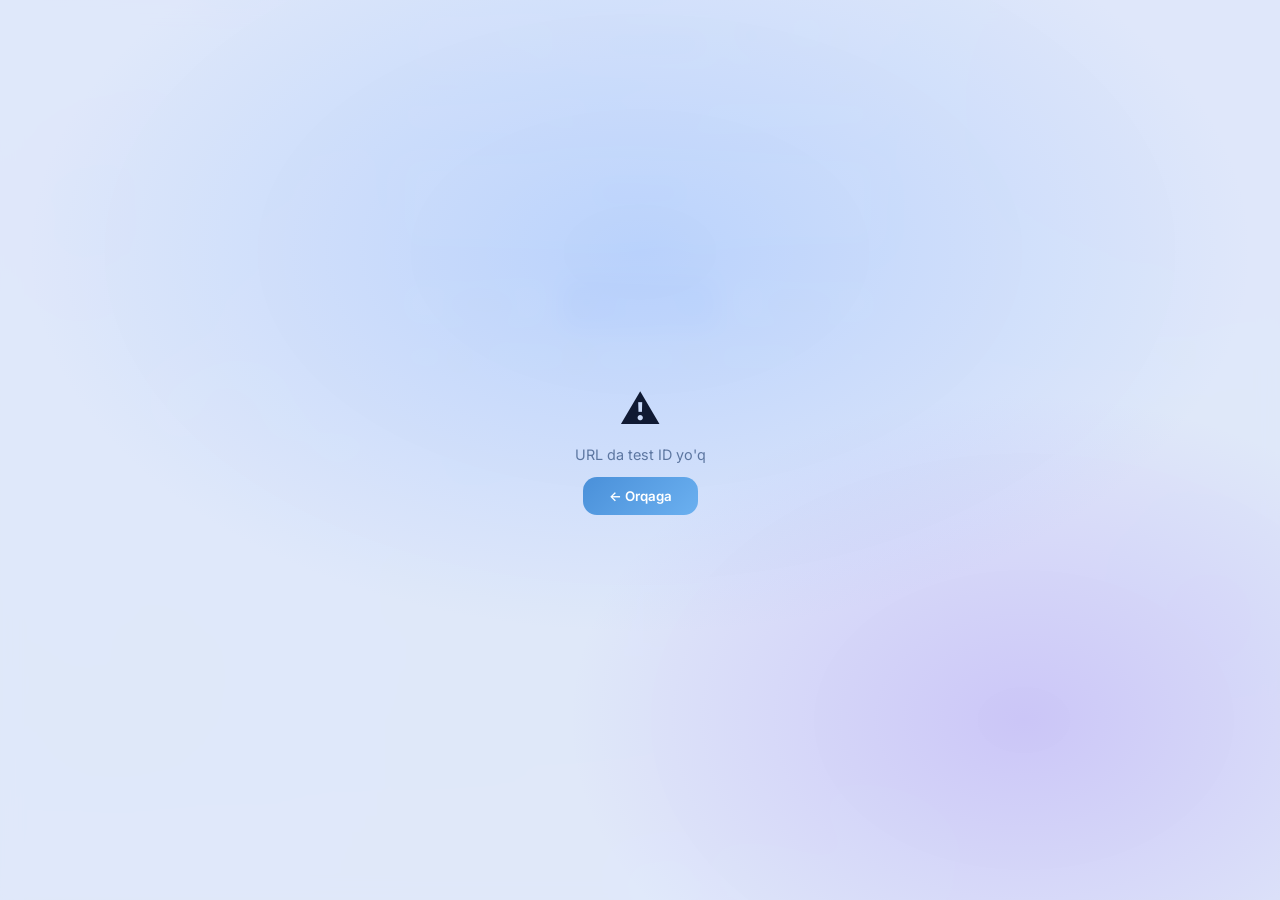
<file: web_test.html>
<!DOCTYPE html>
<html lang="uz">
<head>
<meta charset="UTF-8"/>
<meta name="viewport" content="width=device-width,initial-scale=1.0,maximum-scale=1.0,viewport-fit=cover"/>
<title>TestPro — Web Test</title>
<script src="https://telegram.org/js/telegram-web-app.js"></script>
<link rel="preconnect" href="https://fonts.googleapis.com">
<link rel="preconnect" href="https://fonts.gstatic.com" crossorigin>
<link href="https://fonts.googleapis.com/css2?family=Inter:ital,wght@0,300;0,400;0,500;0,600;0,700;1,300&display=swap" rel="stylesheet"/>
<style>
  /* ════════════════════════════════════════════════
     TestPro — Premium Elegant Pro Theme
     Sapphire academic glassmorphism + light motion
     (struktura/JS/class/id oʻzgarmagan, faqat dizayn)
  ════════════════════════════════════════════════ */
  :root{
    --ink:#101a33;
    --ink-soft:#33446b;
    --ink-mute:#6a7fa8;
    --sapphire:#3461d6;
    --sapphire-lo:#5b8cf5;
    --sapphire-hi:#7fb0ff;
    --glass:rgba(255,255,255,0.40);
    --glass-2:rgba(255,255,255,0.52);
    --glass-line:rgba(150,185,255,0.45);
    --ok:#0fa968;
    --ok-deep:#0a7a4b;
    --bad:#e23b4e;
    --bad-deep:#a51d2c;
    --gold:#d9a341;
    --shadow:0 10px 34px rgba(40,78,170,0.16);
    --shadow-sm:0 4px 16px rgba(40,78,170,0.12);
    --ease:cubic-bezier(.34,1.32,.55,1);
  }

  * { margin: 0; padding: 0; box-sizing: border-box; }

  html{ scroll-behavior:smooth; }

  /* ──────────────────────────────────────────────
     PERFORMANCE MODE — Telegram Mini App / kuchsiz qurilmalar uchun.
     JS body ga "perf" klassini qo'yadi (Telegram.WebApp aniqlanса
     yoki qurilma sust bo'lsa). Bunda blur/animation o'chadi —
     dizayn deyarli bir xil ko'rinadi, lekin GPU yuklamasi yo'qoladi.
     ────────────────────────────────────────────── */
  body.perf *{
    backdrop-filter:none !important;
    -webkit-backdrop-filter:none !important;
  }
  /* perf rejimda faqat og'ir GPU effektlarni o'chiramiz, animatsiyalar ishlayveradi */
  body.perf::before, body.perf::after{ display:none !important; }
  body.perf .top-bar, body.perf .timer-box, body.perf .progress-wrap,
  body.perf .subject-card, body.perf .question-card, body.perf .opt,
  body.perf .result-screen, body.perf #bottom-stats{
    background:rgba(255,255,255,0.94) !important;
  }

  body {
    font-family: 'Inter', system-ui, sans-serif;
    min-height: 100vh;
    background:
      radial-gradient(1100px 620px at 18% -8%, rgba(127,176,255,0.42), transparent 60%),
      radial-gradient(900px 560px at 92% 8%, rgba(146,120,255,0.30), transparent 58%),
      linear-gradient(168deg, rgba(234,241,252,0.92) 0%, rgba(221,232,251,0.92) 46%, rgba(230,236,250,0.92) 100%),
      var(--bg-image) center/cover no-repeat fixed;
    background-color: #e7eefb;
    color: var(--ink);
    display: flex;
    flex-direction: column;
    align-items: center;
    padding: 0 0 26px;
    position: relative;
    overflow-x: hidden;
    -webkit-font-smoothing: antialiased;
  }

  /* Ambient floating glow — light motion */
  body::before,
  body::after{
    content:"";
    position:fixed;
    border-radius:50%;
    filter:blur(60px);
    z-index:0;
    pointer-events:none;
    opacity:.55;
  }
  body::before{
    width:340px;height:340px;left:-90px;top:8%;
    background:radial-gradient(circle, rgba(91,140,245,0.55), transparent 70%);
    animation:floatA 16s ease-in-out infinite;
  }
  body::after{
    width:300px;height:300px;right:-80px;top:52%;
    background:radial-gradient(circle, rgba(150,110,240,0.45), transparent 70%);
    animation:floatB 19s ease-in-out infinite;
  }
  @keyframes floatA{
    0%,100%{transform:translate(0,0) scale(1)}
    50%{transform:translate(34px,46px) scale(1.12)}
  }
  @keyframes floatB{
    0%,100%{transform:translate(0,0) scale(1)}
    50%{transform:translate(-40px,-36px) scale(1.08)}
  }

  /* hidden academic seal background (subtle) */
  .top-bar, .subject-card, .question-card, .options-wrap,
  .bottom-nav, .result-screen, #bottom-stats { position:relative; z-index:1; }

  /* page-load entrance */
  @keyframes riseIn{
    from{opacity:0;transform:translateY(16px)}
    to{opacity:1;transform:translateY(0)}
  }

  /* ===== HEADER ===== */
  .top-bar {
    width: 100%;
    max-width: 480px;
    display: flex;
    align-items: stretch;
    gap: 10px;
    padding: 16px 16px 0;
    animation:riseIn .55s var(--ease) both;
  }
  .prog-box {
    background: var(--glass);
    backdrop-filter: blur(16px);
    -webkit-backdrop-filter: blur(16px);
    border: 1px solid var(--glass-line);
    border-radius: 16px;
    padding: 0 16px;
    flex: 1;
    display:flex;
    flex-direction:column;
    justify-content:center;
    gap:7px;
    box-shadow: var(--shadow-sm);
  }
  .prog-box::before{
    content:"JARAYON";
    font-size:8.5px;
    font-weight:800;
    letter-spacing:2.4px;
    color:var(--ink-mute);
  }
  .prog-bar-track {
    height: 8px;
    background: rgba(120,155,225,0.22);
    border-radius: 99px;
    overflow: hidden;
    position:relative;
  }
  .prog-bar-fill {
    height: 100%;
    background: linear-gradient(90deg, var(--sapphire), var(--sapphire-hi));
    border-radius: 99px;
    transition: width 0.6s var(--ease);
    position:relative;
    overflow:hidden;
  }
  /* shimmer sweep over progress — light motion */
  .prog-bar-fill::after{
    content:"";
    position:absolute;inset:0;
    background:linear-gradient(100deg, transparent 20%, rgba(255,255,255,.65) 50%, transparent 80%);
    transform:translateX(-100%);
    animation:shimmer 2.4s ease-in-out infinite;
  }
  @keyframes shimmer{ to{ transform:translateX(100%);} }

  .timer-box {
    background: var(--glass);
    backdrop-filter: blur(16px);
    -webkit-backdrop-filter: blur(16px);
    border: 1px solid var(--glass-line);
    border-radius: 16px;
    padding: 10px 16px;
    display: flex;
    align-items: center;
    gap: 8px;
    box-shadow: var(--shadow-sm);
    white-space: nowrap;
  }
  .timer-icon { font-size: 17px; filter:drop-shadow(0 1px 2px rgba(52,97,214,.35)); }
  .timer-text {
    font-size: 19px;
    font-weight: 800;
    color: var(--sapphire);
    letter-spacing: .6px;
    font-variant-numeric: tabular-nums;
    transition: color .3s;
  }
  .timer-text.warning { color: var(--bad); animation: pulse 0.8s ease-in-out infinite; }
  @keyframes pulse { 0%,100%{opacity:1; transform:scale(1)} 50%{opacity:0.55; transform:scale(1.06)} }

  .stats-box {
    background: var(--glass);
    backdrop-filter: blur(16px);
    -webkit-backdrop-filter: blur(16px);
    border: 1px solid var(--glass-line);
    border-radius: 16px;
    padding: 9px 14px;
    display: flex;
    flex-direction: column;
    gap: 5px;
    justify-content:center;
    box-shadow: var(--shadow-sm);
    min-width: 104px;
  }
  .stat-row {
    display: flex;
    align-items: center;
    gap: 6px;
    font-size: 11px;
    color: var(--ink-mute);
    font-weight: 600;
  }
  .stat-icon { font-size: 13px; }
  .stat-val { font-weight: 800; color: var(--ink); margin-left:auto; }

  /* ===== SUBJECT TITLE ===== */
  .subject-card {
    width: calc(100% - 32px);
    max-width: 480px;
    margin: 14px 16px 0;
    background: linear-gradient(135deg, rgba(52,97,214,0.14), rgba(127,176,255,0.10)), var(--glass-2);
    backdrop-filter: blur(18px);
    -webkit-backdrop-filter: blur(18px);
    border: 1px solid var(--glass-line);
    border-radius: 20px;
    padding: 18px 22px;
    text-align: center;
    box-shadow: var(--shadow);
    animation:riseIn .6s .06s var(--ease) both;
    position:relative;
    overflow:hidden;
  }
  .subject-card::before{
    content:"";
    position:absolute;left:0;top:0;width:100%;height:3px;
    background:linear-gradient(90deg, var(--sapphire), var(--gold), var(--sapphire));
    background-size:200% 100%;
    animation:slideGrad 5s linear infinite;
  }
  @keyframes slideGrad{ to{ background-position:200% 0; } }
  .subject-title {
    font-size: 10px;
    font-weight: 400;
    color: var(--ink);
    line-height: 1.32;
    letter-spacing:-.2px;
  }

  /* ===== QUESTION ===== */
  .question-card {
    width: calc(100% - 32px);
    max-width: 480px;
    margin: 14px 16px 0;
    background: var(--glass-2);
    backdrop-filter: blur(20px);
    -webkit-backdrop-filter: blur(20px);
    border: 1px solid var(--glass-line);
    border-radius: 22px;
    padding: 28px 24px;
    text-align: center;
    box-shadow: var(--shadow);
    position: relative;
    animation: cardSwap .42s var(--ease) both;
  }
  @keyframes cardSwap{
    from{opacity:0; transform:translateY(14px) scale(.985)}
    to{opacity:1; transform:translateY(0) scale(1)}
  }
  .q-number {
    display:inline-block;
    font-size: 10.5px;
    font-weight: 800;
    color: var(--sapphire);
    letter-spacing: 2.6px;
    text-transform: uppercase;
    margin-bottom: 14px;
    padding:5px 13px;
    border-radius:99px;
    background:rgba(52,97,214,0.10);
    border:1px solid rgba(52,97,214,0.18);
  }
  .question-text {
    font-size: 18px;
    font-weight: 600;
    color: var(--ink);
    line-height: 1.62;
    letter-spacing:-.1px;
  }

  /* ===== OPTIONS ===== */
  .options-wrap {
    width: calc(100% - 32px);
    max-width: 480px;
    margin: 12px 16px 0;
    display: flex;
    flex-direction: column;
    gap: 11px;
  }

  /* ── Izoh bloki — javob berilgandan keyin variantlar ostida ── */
  .answer-explain{
    width: calc(100% - 32px);
    max-width: 480px;
    margin: 4px 16px 0;
    padding: 13px 16px;
    border-radius: 14px;
    background: rgba(91,140,245,0.10);
    border: 1.4px solid rgba(91,140,245,0.28);
    border-left: 4px solid var(--sapphire);
    display: flex;
    align-items: flex-start;
    gap: 10px;
    font-size: 13.5px;
    line-height: 1.5;
    color: var(--ink-soft);
    animation: explFade .35s var(--ease) both;
  }
  @keyframes explFade{
    from{opacity:0; transform:translateY(-6px)}
    to{opacity:1; transform:translateY(0)}
  }
  .answer-explain-ic{ flex-shrink:0; font-size:16px; line-height:1.4; }
  .answer-explain-tx{ flex:1; word-break:break-word; }
  body.perf .answer-explain{ animation:none !important; }

  .option {
    background: var(--glass-2);
    backdrop-filter: blur(14px);
    -webkit-backdrop-filter: blur(14px);
    border: 1.6px solid var(--glass-line);
    border-radius: 16px;
    padding: 16px 18px;
    text-align: left;
    cursor: pointer;
    font-family: inherit;
    font-size: 15.5px;
    font-weight: 600;
    color: var(--ink-soft);
    transition: transform .18s var(--ease), background .2s, border-color .2s, box-shadow .25s;
    display: flex;
    align-items: center;
    gap: 14px;
    box-shadow: var(--shadow-sm);
    position:relative;
    overflow:visible;
    animation: optIn .4s var(--ease) both;
  }
  /* staggered option entrance */
  .options-wrap .option:nth-child(1){ animation-delay:.04s }
  .options-wrap .option:nth-child(2){ animation-delay:.10s }
  .options-wrap .option:nth-child(3){ animation-delay:.16s }
  .options-wrap .option:nth-child(4){ animation-delay:.22s }
  .options-wrap .option:nth-child(5){ animation-delay:.28s }
  .options-wrap .option:nth-child(6){ animation-delay:.34s }
  @keyframes optIn{
    from{opacity:0; transform:translateX(-12px)}
    to{opacity:1; transform:translateX(0)}
  }
  .option:hover:not(:disabled){
    background: rgba(232,241,255,0.92);
    border-color: rgba(52,97,214,0.55);
    transform: translateY(-2px);
    box-shadow: 0 10px 26px rgba(52,97,214,0.24);
  }
  .option:active:not(:disabled){ transform:translateY(0) scale(.99); }

  .option.selected {
    background: rgba(52,97,214,0.13);
    border-color: rgba(52,97,214,0.7);
    color: var(--ink);
  }

  /* ✓ CORRECT — success burst animation */
  .option.correct {
    background: linear-gradient(135deg, rgba(15,169,104,0.18), rgba(15,169,104,0.08));
    border-color: rgba(15,169,104,0.75);
    color: var(--ok-deep);
    animation: correctPop .6s var(--ease) both;
    box-shadow: 0 0 0 rgba(15,169,104,0.5);
  }
  @keyframes correctPop{
    0%{ transform:scale(1); box-shadow:0 0 0 0 rgba(15,169,104,0.5) }
    35%{ transform:scale(1.035) }
    70%{ box-shadow:0 0 0 12px rgba(15,169,104,0) }
    100%{ transform:scale(1); box-shadow:0 6px 22px rgba(15,169,104,0.28) }
  }
  /* glowing left bar on correct */
  .option.correct::before{
    content:"";
    position:absolute;left:0;top:0;bottom:0;width:4px;
    background:var(--ok);
    box-shadow:0 0 12px rgba(15,169,104,.8);
  }

  /* ✗ WRONG — shake animation */
  .option.wrong {
    background: linear-gradient(135deg, rgba(226,59,78,0.14), rgba(226,59,78,0.06));
    border-color: rgba(226,59,78,0.65);
    color: var(--bad-deep);
    animation: wrongShake .5s cubic-bezier(.36,.07,.19,.97) both;
  }
  @keyframes wrongShake{
    10%,90%{ transform:translateX(-2px) }
    20%,80%{ transform:translateX(4px) }
    30%,50%,70%{ transform:translateX(-7px) }
    40%,60%{ transform:translateX(7px) }
  }
  .option.wrong::before{
    content:"";
    position:absolute;left:0;top:0;bottom:0;width:4px;
    background:var(--bad);
    box-shadow:0 0 12px rgba(226,59,78,.7);
  }

  .option-radio {
    width: 24px; height: 24px;
    border-radius: 50%;
    border: 2px solid rgba(52,97,214,0.5);
    flex-shrink: 0;
    display: flex;
    align-items: center;
    justify-content: center;
    transition: all 0.25s var(--ease);
    background:rgba(255,255,255,0.5);
  }
  .option.correct .option-radio {
    border-color: var(--ok); background: var(--ok);
    box-shadow:0 0 14px rgba(15,169,104,.6);
    animation:radioPunch .45s var(--ease) both;
  }
  .option.wrong .option-radio {
    border-color: var(--bad); background: var(--bad);
    box-shadow:0 0 14px rgba(226,59,78,.55);
    animation:radioPunch .45s var(--ease) both;
  }
  .option.selected .option-radio { border-color: var(--sapphire); background: var(--sapphire); }
  @keyframes radioPunch{
    0%{ transform:scale(.4); opacity:0 }
    60%{ transform:scale(1.18) }
    100%{ transform:scale(1); opacity:1 }
  }
  .radio-dot {
    width: 10px; height: 10px;
    border-radius: 50%;
    background: white;
    display: none;
  }
  .option.selected .radio-dot,
  .option.correct .radio-dot,
  .option.wrong .radio-dot { display: block; }

  /* ===== BOTTOM NAV ===== */
  .bottom-nav {
    width: calc(100% - 32px);
    max-width: 480px;
    margin: 18px 16px 0;
    display: flex;
    gap: 10px;
  }
  .nav-btn {
    flex: 1;
    background: var(--glass-2);
    backdrop-filter: blur(14px);
    -webkit-backdrop-filter: blur(14px);
    border: 1.6px solid var(--glass-line);
    border-radius: 15px;
    padding: 15px 12px;
    font-family: inherit;
    font-size: 14px;
    font-weight: 700;
    color: var(--ink-soft);
    cursor: pointer;
    transition: transform .18s var(--ease), background .2s, box-shadow .25s, border-color .2s;
    display: flex;
    align-items: center;
    justify-content: center;
    gap: 6px;
    box-shadow: var(--shadow-sm);
  }
  .nav-btn:hover:not(:disabled){
    background: rgba(232,241,255,0.95);
    border-color: rgba(52,97,214,0.5);
    transform: translateY(-2px);
    box-shadow:0 8px 22px rgba(52,97,214,.2);
  }
  .nav-btn:active:not(:disabled){ transform:translateY(0) scale(.98); }
  .nav-btn.finish {
    background: linear-gradient(135deg, var(--sapphire), var(--sapphire-lo));
    color: white;
    border-color: transparent;
    box-shadow: 0 6px 20px rgba(52,97,214,0.42);
  }
  .nav-btn.finish:hover:not(:disabled){ box-shadow: 0 10px 30px rgba(52,97,214,0.58); }
  .nav-btn:disabled { opacity: 0.3; cursor: not-allowed; transform: none; box-shadow:none; }

  /* ===== RESULT ===== */
  .result-screen {
    display: none;
    width: calc(100% - 32px);
    max-width: 480px;
    margin: 22px 16px 0;
    flex-direction: column;
    align-items: center;
    gap: 16px;
  }
  .result-card {
    width: 100%;
    background: var(--glass-2);
    backdrop-filter: blur(24px);
    -webkit-backdrop-filter: blur(24px);
    border:1px solid var(--glass-line);
    border-radius: 26px;
    padding: 38px 28px;
    text-align: center;
    box-shadow: 0 16px 50px rgba(40,78,170,0.2);
    animation: resultRise .6s var(--ease) both;
    position:relative;
    overflow:hidden;
  }
  @keyframes resultRise{
    from{opacity:0; transform:translateY(26px) scale(.96)}
    to{opacity:1; transform:translateY(0) scale(1)}
  }
  .result-card::before{
    content:"";
    position:absolute;left:0;top:0;width:100%;height:4px;
    background:linear-gradient(90deg, var(--sapphire), var(--gold), var(--ok));
    background-size:200% 100%;
    animation:slideGrad 4s linear infinite;
  }
  .result-icon {
    font-size: 74px;
    margin-bottom: 10px;
    animation: trophyPop .7s var(--ease) both, floatY 3s ease-in-out 1s infinite;
    filter:drop-shadow(0 6px 14px rgba(52,97,214,.3));
  }
  @keyframes trophyPop{
    0%{ transform:scale(0) rotate(-25deg); opacity:0 }
    60%{ transform:scale(1.2) rotate(8deg) }
    100%{ transform:scale(1) rotate(0); opacity:1 }
  }
  @keyframes floatY{ 0%,100%{transform:translateY(0)} 50%{transform:translateY(-8px)} }
  .result-score {
    font-size: 54px;
    font-weight: 900;
    background:linear-gradient(135deg, var(--sapphire), var(--sapphire-hi));
    -webkit-background-clip:text;
    background-clip:text;
    -webkit-text-fill-color:transparent;
    line-height: 1;
    letter-spacing:-1px;
  }
  .result-label { font-size: 12px; color: var(--ink-mute); margin: 8px 0 22px; letter-spacing: 2px; font-weight:700; }
  .result-stats {
    display: grid;
    grid-template-columns: 1fr 1fr 1fr;
    gap: 12px;
    margin-bottom: 24px;
  }
  .r-stat {
    background: rgba(238,245,255,0.82);
    border:1px solid rgba(150,185,255,0.3);
    border-radius: 15px;
    padding: 15px 8px;
    transition:transform .2s var(--ease);
  }
  .r-stat:hover{ transform:translateY(-3px); }
  .r-stat-val { font-size: 23px; font-weight: 800; color: var(--sapphire); }
  .r-stat-lbl { font-size: 10px; color: var(--ink-mute); margin-top: 5px; font-weight: 600; }
  .result-msg { font-size: 15px; color: var(--ink-soft); margin-bottom: 22px; line-height: 1.55; font-weight:600; }
  .restart-btn {
    padding: 15px 20px;
    background: linear-gradient(135deg, var(--sapphire), var(--sapphire-lo));
    border: none;
    border-radius: 14px;
    color: white;
    font-family: inherit;
    font-size: 15px;
    font-weight: 800;
    cursor: pointer;
    box-shadow: 0 6px 20px rgba(52,97,214,0.42);
    transition: transform .2s var(--ease), box-shadow .25s;
  }
  .restart-btn:hover { transform: translateY(-2px); box-shadow: 0 12px 30px rgba(52,97,214,0.55); }
  .restart-btn:active { transform: translateY(0) scale(.98); }

  /* reduced motion */
  @media (prefers-reduced-motion: reduce){
    *{ animation-duration:.001ms !important; animation-iteration-count:1 !important; transition-duration:.05ms !important; }
    body::before, body::after{ animation:none; }
  }

  /* ════ Konteyner cheti boʻylab aylanib yonuvchi yorugʻlik ════ */
  @property --fxAngle{ syntax:'<angle>'; initial-value:0deg; inherits:false; }
  .fx-glow{ position:relative;
    --fxLight:#fff;
    --fxMid:var(--sapphire-hi);
    --fxDeep:var(--sapphire);
  }
  .fx-glow::after{
    content:"";
    position:absolute; inset:-1.5px;
    border-radius:inherit;
    padding:1.5px;
    background:conic-gradient(from var(--fxAngle),
      transparent 0deg,
      transparent 60deg,
      var(--fxMid) 110deg,
      var(--fxLight) 130deg,
      var(--fxDeep) 150deg,
      transparent 200deg,
      transparent 360deg);
    -webkit-mask:linear-gradient(#000 0 0) content-box, linear-gradient(#000 0 0);
    -webkit-mask-composite:xor;
    mask:linear-gradient(#000 0 0) content-box, linear-gradient(#000 0 0);
    mask-composite:exclude;
    animation:fxSpin 4s linear infinite;
    pointer-events:none;
    z-index:3;
  }
  @keyframes fxSpin{ to{ --fxAngle:360deg; } }
  /* tezligi har bir konteyner uchun biroz farqli — jonliroq */
  .subject-card.fx-glow::after{ animation-duration:5s; }
  .question-card.fx-glow::after{ animation-duration:4.2s; }
  .result-card.fx-glow::after{ animation-duration:4.6s; }
  .bstats-inner.fx-glow::after{ animation-duration:3.4s; }

  /* ── Variant tugmalari: funksiyasiga mos rangli yonuvchi chegara ── */
  .option.fx-glow{ --fxMid:var(--sapphire-hi); --fxDeep:var(--sapphire); --fxLight:#eaf2ff; }
  .option.fx-glow::after{ inset:-1.5px; padding:1.5px; animation-duration:4.5s; opacity:1; }
  /* Toʻgʻri variant → yashil yonadi va tezlashadi */
  .option.correct.fx-glow{ --fxMid:#5fe0a8; --fxDeep:var(--ok); --fxLight:#eafff5; }
  .option.correct.fx-glow::after{ animation-duration:2s; opacity:1; }
  /* Xato variant → qizil yonadi */
  .option.wrong.fx-glow{ --fxMid:#ff8a96; --fxDeep:var(--bad); --fxLight:#fff0f1; }
  .option.wrong.fx-glow::after{ animation-duration:2.4s; opacity:1; }
  /* Tanlangan (hali tekshirilmagan) → sapphire kuchliroq */
  .option.selected.fx-glow{ --fxMid:var(--sapphire-hi); --fxDeep:var(--sapphire); }

  /* ── Navigatsiya tugmalari: funksiyasiga mos rang ── */
  .nav-btn.fx-glow{ --fxMid:var(--sapphire-hi); --fxDeep:var(--sapphire); --fxLight:#eaf2ff; }
  .nav-btn.fx-glow::after{ animation-duration:6s; opacity:.8; }
  /* Tugatish → yashil-sapphire aksent, yorqinroq */
  .nav-btn.finish.fx-glow{ --fxMid:#7fb0ff; --fxDeep:var(--ok); --fxLight:#fff; }
  .nav-btn.finish.fx-glow::after{ animation-duration:3.2s; opacity:1; }
  /* oʻchirilgan tugmada yonish koʻrinmasin */
  .nav-btn:disabled.fx-glow::after{ opacity:0; }

  /* Fallback: @property qoʻllab-quvvatlamasa, oddiy yonuvchi ramka */
  @supports not (background: conic-gradient(from var(--fxAngle), #000, #fff)){
    .fx-glow::after{
      background:linear-gradient(120deg, transparent, var(--fxMid), transparent);
      background-size:200% 100%;
      animation:fxSweep 3s linear infinite;
    }
    @keyframes fxSweep{ to{ background-position:200% 0; } }
  }


  #scr-load{
    position:fixed;inset:0;display:flex;align-items:center;justify-content:center;
    z-index:500;
    background:
      radial-gradient(900px 560px at 50% 28%, rgba(127,176,255,0.40), transparent 68%),
      radial-gradient(700px 500px at 80% 80%, rgba(150,110,240,0.28), transparent 65%),
      rgba(224,233,250,.96);
    backdrop-filter:blur(10px);
    -webkit-backdrop-filter:blur(10px);
    flex-direction:column;gap:30px;
  }
  /* ── Pro orbital loader ── */
  .loadwrap{
    position:relative;
    width:128px;height:128px;
    display:flex;align-items:center;justify-content:center;
  }
  /* tashqi aylanma yorugʻ halqa (conic) */
  .loadwrap::before{
    content:"";
    position:absolute; inset:0;
    border-radius:50%;
    background:conic-gradient(from 0deg, transparent 0deg, var(--sapphire-hi) 90deg, var(--sapphire) 170deg, transparent 230deg, transparent 360deg);
    -webkit-mask:radial-gradient(farthest-side, transparent calc(100% - 4px), #000 calc(100% - 3px));
    mask:radial-gradient(farthest-side, transparent calc(100% - 4px), #000 calc(100% - 3px));
    animation:_sp 1.6s linear infinite;
    filter:drop-shadow(0 0 8px rgba(52,97,214,.45));
  }
  /* ichki teskari aylanma halqa */
  .loadwrap::after{
    content:"";
    position:absolute; inset:20px;
    border-radius:50%;
    background:conic-gradient(from 180deg, transparent 0deg, #7c45e0 80deg, transparent 200deg, transparent 360deg);
    -webkit-mask:radial-gradient(farthest-side, transparent calc(100% - 3px), #000 calc(100% - 2px));
    mask:radial-gradient(farthest-side, transparent calc(100% - 3px), #000 calc(100% - 2px));
    animation:_spRev 2.1s linear infinite;
    filter:drop-shadow(0 0 6px rgba(124,69,224,.4));
  }
  @keyframes _sp{to{transform:rotate(360deg)}}
  @keyframes _spRev{to{transform:rotate(-360deg)}}
  /* markazdagi pulslanuvchi emblema */
  .load-core{
    position:relative; z-index:2;
    width:66px;height:66px;border-radius:50%;
    background:linear-gradient(135deg, rgba(255,255,255,.85), rgba(234,242,255,.7));
    border:1px solid var(--glass-line);
    display:flex;align-items:center;justify-content:center;
    font-size:30px;
    box-shadow:0 8px 24px rgba(52,97,214,.28), inset 0 1px 2px rgba(255,255,255,.9);
    animation:corePulse 1.8s var(--ease) infinite;
  }
  @keyframes corePulse{
    0%,100%{ transform:scale(1); box-shadow:0 8px 24px rgba(52,97,214,.28), 0 0 0 0 rgba(52,97,214,.35) }
    50%{ transform:scale(1.08); box-shadow:0 10px 30px rgba(52,97,214,.4), 0 0 0 14px rgba(52,97,214,0) }
  }
  /* orbital nuqta — halqa boʻylab uchadi */
  .load-orbit{
    position:absolute; inset:0;
    animation:_sp 2.8s linear infinite;
  }
  .load-orbit span{
    position:absolute; top:-3px; left:50%;
    width:9px;height:9px;margin-left:-4.5px;
    border-radius:50%;
    background:var(--gold);
    box-shadow:0 0 12px var(--gold), 0 0 4px #fff;
  }
  .load-textwrap{ display:flex;flex-direction:column;align-items:center;gap:14px; }
  .load-txt{
    font-size:1rem;color:var(--ink);font-weight:700;letter-spacing:1.5px;
    text-transform:uppercase;
  }
  .load-txt span{
    display:inline-block;
    animation:letterWave 1.4s ease-in-out infinite;
  }
  @keyframes letterWave{
    0%,60%,100%{ transform:translateY(0); opacity:.5 }
    30%{ transform:translateY(-6px); opacity:1; color:var(--sapphire) }
  }
  /* pastki progress nuqtalar */
  .load-dots{ display:flex;gap:7px; }
  .load-dots i{
    width:7px;height:7px;border-radius:50%;
    background:var(--sapphire);
    opacity:.3;
    animation:dotJump 1.2s ease-in-out infinite;
  }
  .load-dots i:nth-child(2){ animation-delay:.18s }
  .load-dots i:nth-child(3){ animation-delay:.36s }
  @keyframes dotJump{
    0%,80%,100%{ transform:scale(1); opacity:.3 }
    40%{ transform:scale(1.5); opacity:1 }
  }

  /* ── Pastki statistika ── */
  #bottom-stats {
    width: calc(100% - 32px);
    max-width: 480px;
    margin: 16px auto 20px;
    animation:riseIn .5s var(--ease) both;
  }
  .bstats-inner {
    display: flex;
    align-items: center;
    justify-content: center;
    gap: 0;
    background: var(--glass);
    backdrop-filter: blur(20px);
    -webkit-backdrop-filter: blur(20px);
    border: 1px solid var(--glass-line);
    border-radius: 13px;
    padding: 7px 8px;
    box-shadow: var(--shadow-sm);
  }
  .bstat-item {
    flex: 1;
    display: flex;
    flex-direction: row;
    align-items: center;
    justify-content: center;
    gap: 5px;
    transition:transform .2s var(--ease);
  }
  .bstat-item:hover{ transform:translateY(-1px); }
  .bstat-icon { font-size: .82rem; }
  .bstat-label { display:none; }
  .bstat-val {
    font-size: .98rem;
    font-weight: 800;
    color: var(--sapphire);
    font-family: inherit;
    font-variant-numeric: tabular-nums;
    transition: color .3s;
    line-height:1;
  }
  .bstat-val.correct { color: var(--ok); }
  .bstat-val.wrong   { color: var(--bad); }
  .bstat-val.pct     { color: #7c45e0; }
  @keyframes statBump{ 0%{transform:scale(1)} 45%{transform:scale(1.45)} 100%{transform:scale(1)} }
  .bstat-divider {
    width: 1px;
    height: 18px;
    background: linear-gradient(180deg, transparent, rgba(52,97,214,0.28), transparent);
    flex-shrink: 0;
  }
  #bottom-stats{ margin: 12px auto 16px; }

  /* ── Qoʻshimcha ── */
  #saveStatus { transition: all .3s ease; }
  #reviewArea .rv-row:hover { background: rgba(255,255,255,.9) !important; }


  /* ════ Telegram quiz-poll uslubidagi qoʻshimcha effektlar ════ */
  /* Konfetti canvas — butun ekran ustida */
  #fxConfetti{
    position:fixed; inset:0; width:100%; height:100%;
    pointer-events:none; z-index:600; display:none;
  }
  /* Toʻgʻri variant ustida sakrab chiquvchi ✓ badge */
  .option.correct .fx-check{
    position:absolute; right:16px; top:50%;
    width:30px; height:30px; border-radius:50%;
    background:var(--ok);
    color:#fff; font-size:16px; font-weight:900;
    display:flex; align-items:center; justify-content:center;
    box-shadow:0 4px 14px rgba(15,169,104,.55);
    transform:translateY(-50%) scale(0);
    animation:checkPop .5s var(--ease) .08s forwards;
    z-index:2;
  }
  @keyframes checkPop{
    0%{ transform:translateY(-50%) scale(0) rotate(-40deg); opacity:0 }
    55%{ transform:translateY(-50%) scale(1.35) rotate(8deg); opacity:1 }
    100%{ transform:translateY(-50%) scale(1) rotate(0) }
  }
  /* Toʻgʻri javobda yashil halqa "ping" — Telegram-vari */
  @keyframes okRing{
    0%{ box-shadow:0 0 0 0 rgba(15,169,104,.7), 0 6px 22px rgba(15,169,104,0.28) }
    50%{ box-shadow:0 0 0 14px rgba(15,169,104,.2), 0 6px 22px rgba(15,169,104,0.28) }
    100%{ box-shadow:0 0 0 28px rgba(15,169,104,0), 0 6px 22px rgba(15,169,104,0.28) }
  }
  .option.correct.fx-ring{ animation: correctPop .6s var(--ease) both, okRing .85s ease-out .05s forwards; }

  /* ── CSS Confetti keyframe ── */
  @keyframes _cfBurst{
    0%  { transform:translate(0,0) rotate(0deg) scale(1); opacity:1; }
    70% { opacity:.9; }
    100%{ transform:translate(var(--tx),var(--ty)) rotate(var(--rot)) scale(.6); opacity:0; }
  }

</style>

</head>
<body>
<canvas id="fxConfetti"></canvas>

<div id="scr-load">
  <div class="loadwrap">
    <div class="load-orbit"><span></span></div>
    <div class="load-core">🎓</div>
  </div>
  <div class="load-textwrap">
    <div class="load-txt" id="loadTxt"></div>
    <div class="load-dots"><i></i><i></i><i></i></div>
  </div>
</div>

<!-- TOP BAR -->
<div class="top-bar">
  <div class="prog-box">
    <div class="prog-bar-track">
      <div class="prog-bar-fill" id="progFill" style="width:0%"></div>
    </div>
  </div>
  <div class="timer-box" id="timer-box">
    <span class="timer-icon">⏱</span>
    <span class="timer-text" id="timerText">01:30:00</span>
  </div>
  <div class="stats-box">
    <div class="stat-row">
      <span class="stat-icon">👤</span>
      <span>Savol</span>
      <span class="stat-val" id="qStatText">1 / 0</span>
    </div>
    <div class="stat-row">
      <span class="stat-icon">◔</span>
      <span>Tugallangan</span>
      <span class="stat-val" id="pctStat">0%</span>
    </div>
  </div>

</div>

<!-- SUBJECT TITLE -->
<div class="subject-card fx-glow">
  <div class="subject-title" id="subjectTitle">Matematika: Asoslari Testi</div>
</div>

<!-- QUIZ AREA -->
<div id="quizArea" style="width:100%;display:flex;flex-direction:column;align-items:center;">
  <div class="question-card fx-glow">
    <div class="q-number" id="qNumber">SAVOL 01</div>
    <div class="question-text" id="qText"></div>
  </div>
  <div class="options-wrap" id="optionsWrap"></div>
  <div class="bottom-nav">
    <button class="nav-btn fx-glow" id="prevBtn" onclick="prevQ()">← Oldingi</button>
    <button class="nav-btn finish fx-glow" id="finishBtn" onclick="finishQuiz()">✓ Tugatish</button>
    <button class="nav-btn fx-glow" id="nextBtn" onclick="nextQ()">Keyingi →</button>
  </div>

  <!-- PASTKI STATISTIKA -->
  <div id="bottom-stats" style="display:none">
    <div class="bstats-inner fx-glow">
      <div class="bstat-item">
        <span class="bstat-icon">🎯</span>
        <span class="bstat-label">Urinish</span>
        <span class="bstat-val" id="bAtt">0</span>
      </div>
      <div class="bstat-divider"></div>
      <div class="bstat-item">
        <span class="bstat-icon">✅</span>
        <span class="bstat-label">To'g'ri</span>
        <span class="bstat-val correct" id="bCor">0</span>
      </div>
      <div class="bstat-divider"></div>
      <div class="bstat-item">
        <span class="bstat-icon">❌</span>
        <span class="bstat-label">Xato</span>
        <span class="bstat-val wrong" id="bWrg">0</span>
      </div>
      <div class="bstat-divider"></div>
      <div class="bstat-item">
        <span class="bstat-icon">📊</span>
        <span class="bstat-label">Foiz</span>
        <span class="bstat-val pct" id="bPct">0%</span>
      </div>
    </div>
  </div>

</div>

<!-- RESULT SCREEN -->
<div class="result-screen" id="resultScreen">
  <div class="result-card fx-glow">
    <div class="result-icon" id="resultIcon">🏆</div>
    <div class="result-score" id="resultScore">0/10</div>
    <div class="result-label">TO'G'RI JAVOBLAR</div>
    <div class="result-stats">
      <div class="r-stat">
        <div class="r-stat-val" id="rCorrect">0</div>
        <div class="r-stat-lbl">To'g'ri ✓</div>
      </div>
      <div class="r-stat">
        <div class="r-stat-val" id="rWrong">0</div>
        <div class="r-stat-lbl">Noto'g'ri ✗</div>
      </div>
      <div class="r-stat">
        <div class="r-stat-val" id="rPct">0%</div>
        <div class="r-stat-lbl">Foiz</div>
      </div>
    </div>
    <div class="result-msg" id="resultMsg"></div>

    <!-- Vaqt va qo'shimcha statistika -->
    <div style="display:flex;gap:10px;margin:16px 0;flex-wrap:wrap;justify-content:center">
      <div class="r-stat" style="min-width:80px">
        <div class="r-stat-val" id="rTime" style="font-size:1.1rem">—</div>
        <div class="r-stat-lbl">⏱ Vaqt</div>
      </div>
      <div class="r-stat" style="min-width:80px">
        <div class="r-stat-val" id="rPass" style="font-size:1.1rem">60%</div>
        <div class="r-stat-lbl">🎯 O'tish bali</div>
      </div>
      <div class="r-stat" style="min-width:80px">
        <div class="r-stat-val" id="rStatus" style="font-size:1.3rem">—</div>
        <div class="r-stat-lbl">Holat</div>
      </div>
    </div>

    <!-- Saqlash holati -->
    <div id="saveStatus" style="display:none;margin:10px 0;padding:10px 16px;
      border-radius:12px;font-size:.8rem;font-weight:600;
      background:rgba(74,144,217,.08);border:1px solid rgba(74,144,217,.2);
      color:rgba(44,74,122,.7)"></div>

    <!-- Tugmalar -->
    <div style="display:flex;gap:10px;justify-content:center;flex-wrap:wrap;margin-top:16px">
      <button class="restart-btn" onclick="restart()" 
        style="display:flex;align-items:center;gap:6px">
        🔄 Qayta boshlash
      </button>
      <button class="restart-btn" onclick="toggleReview()"
        style="background:rgba(124,58,237,.12);border:1.5px solid rgba(124,58,237,.3);
               color:#7c3aed;display:flex;align-items:center;gap:6px"
        id="reviewBtn">
        📋 Tahlil ko'rish
      </button>
      <button class="restart-btn" onclick="goBack()"
        style="background:rgba(74,144,217,.1);border:1.5px solid rgba(74,144,217,.25);
               color:#2c6db5;display:flex;align-items:center;gap:6px">
        🏠 Chiqish
      </button>
    </div>

    <!-- Javoblar tahlili -->
    <div id="reviewArea" style="display:none;margin-top:20px;text-align:left;width:100%">
      <div style="font-size:.78rem;font-weight:700;color:rgba(44,74,122,.5);
        text-transform:uppercase;letter-spacing:.6px;margin-bottom:10px">
        ♦ Javoblar tahlili
      </div>
      <div id="reviewList"></div>
    </div>
  </div>
</div>

<script>

/* ═══════════════════════════════════════════
   WEB TEST — quiz_graduate dizayni + Bot API
═══════════════════════════════════════════ */

/* ── Loading matnini harf-harf jonlantirish ── */
(function(){
  const t=document.getElementById('loadTxt');
  if(!t)return;
  const word='YUKLANMOQDA';
  t.innerHTML=word.split('').map((c,i)=>`<span style="animation-delay:${i*0.08}s">${c}</span>`).join('');
})();

/* ════ Konfetti effekti — CSS div, canvas yo'q, yengil va tez ════ */
function fxConfettiBurst(){
  if(window.matchMedia&&window.matchMedia('(prefers-reduced-motion: reduce)').matches)return;
  const COL=['#0fa968','#3461d6','#7fb0ff','#d9a341','#e23b4e','#7c45e0','#fff','#5fe0a8','#ffca28','#ff8a96'];
  const N=55, frag=document.createDocumentFragment();
  const ox=innerWidth/2, oy=innerHeight*0.42;
  for(let k=0;k<N;k++){
    const d=document.createElement('div');
    const ang=Math.random()*360;
    const dist=80+Math.random()*220;
    const tx=Math.cos(ang*Math.PI/180)*dist;
    const ty=Math.sin(ang*Math.PI/180)*dist - (120+Math.random()*160);
    const dur=0.55+Math.random()*0.35;
    const delay=Math.random()*0.12;
    const isRect=Math.random()<0.6;
    const size=(isRect?''+(5+Math.random()*6|0)+'px '+(7+Math.random()*7|0)+'px':''+(5+Math.random()*6|0)+'px');
    d.style.cssText=
      'position:fixed;pointer-events:none;z-index:9999;'+
      'left:'+ox+'px;top:'+oy+'px;'+
      (isRect
        ? 'width:'+(5+Math.random()*6|0)+'px;height:'+(7+Math.random()*7|0)+'px;border-radius:2px;'
        : 'width:'+(5+Math.random()*6|0)+'px;height:'+(5+Math.random()*6|0)+'px;border-radius:50%;' )+
      'background:'+COL[Math.random()*COL.length|0]+';'+
      'animation:_cfBurst '+dur+'s '+delay+'s cubic-bezier(.2,.8,.4,1) both;'+
      '--tx:'+tx+'px;--ty:'+ty+'px;'+
      '--rot:'+(Math.random()*540-270)+'deg;';
    frag.appendChild(d);
  }
  document.body.appendChild(frag);
  setTimeout(()=>{
    document.querySelectorAll('div[style*=_cfBurst]').forEach(e=>e.remove());
    // fallback: hamma qolganlarni ham tozala
    document.querySelectorAll('div[style*=--tx]').forEach(e=>e.remove());
  }, 1100);
}

const LBL = ['A','B','C','D','E','F','G','H','I','J'];
const API  = '/api/proxy';
const P    = new URLSearchParams(location.search);
const TID  = (P.get('id') || '').trim().toUpperCase();
const DEMO = P.get('demo') === '1';
const DMAX = 20;
const UID  = P.get('uid') || '';
const UNAME= P.get('name') || ('User'+UID);
const UUN  = P.get('uname') || '';

let qs=[], meta=null, answers=[], cur=0;
let t0=0, tmr=null, att=0, cor=0, finished=false;

const $= id => document.getElementById(id);

/* ──────────────────────────────────────────────
   TELEGRAM MINI APP — aniqlash va tezkor sozlash
   ────────────────────────────────────────────── */
const TG = window.Telegram && window.Telegram.WebApp;
if(TG){
  try{
    TG.ready();
    TG.expand();
    document.body.classList.add('perf');           // og'ir effektlarni o'chiramiz
    if(TG.setHeaderColor) TG.setHeaderColor('#eaf1fc');
    if(TG.disableVerticalSwipes) TG.disableVerticalSwipes();
  }catch{}
}
/* Sust qurilma/eski browser — backdrop-filter qo'llamasa ham perf yoqamiz */
if(!CSS.supports('backdrop-filter','blur(1px)') && !CSS.supports('-webkit-backdrop-filter','blur(1px)')){
  document.body.classList.add('perf');
}

/* Cache — localStorage Telegram WebView'da ishonchsiz,
   shuning uchun tezkor xotira (Map) BIRINCHI darajali cache,
   localStorage esa faqat ikkinchi (sahifa qayta ochilganda) ishlatiladi. */
const _mem = new Map();
function _ck(t){return'tp_test_'+t}
function _cs(t,d){
  _mem.set(t,{d,ts:Date.now()});
  try{localStorage.setItem(_ck(t),JSON.stringify({d,ts:Date.now()}))}catch{}
}
function _cl(t){
  const m=_mem.get(t);
  if(m && Date.now()-m.ts<86400000) return m.d;
  try{
    const r=localStorage.getItem(_ck(t));
    if(!r)return null;
    const{d,ts}=JSON.parse(r);
    if(Date.now()-ts<86400000){_mem.set(t,{d,ts});return d}
    localStorage.removeItem(_ck(t));
    return null;
  }catch{return null}
}

function fmt(s){s=Math.max(0,s|0);const h=(s/3600)|0,m=((s%3600)/60)|0,sc=s%60;if(h>0)return[h,m,sc].map(v=>String(v).padStart(2,'0')).join(':');return[m,sc].map(v=>String(v).padStart(2,'0')).join(':')}

function esc(s){const d=document.createElement('div');d.textContent=String(s||'');return d.innerHTML}

function norm(raw){
  return(raw||[]).map(q=>{
    const txt=q.text||q.question||q.q||'';
    const opts=(q.options||[]).map(o=>String(o).replace(/^[A-J]\s*[).]\s*/i,'').trim());
    let correct=0;
    if(typeof q.correct==='number'){correct=q.correct}
    else if(typeof q.correct==='string'){
      const m=q.correct.match(/^([A-J])\s*[).]/i);
      if(m)correct=m[1].toUpperCase().charCodeAt(0)-65;
      else{const c=q.correct.replace(/^[A-J]\s*[).]\s*/i,'').trim();const i=opts.findIndex(o=>o===c||o.includes(c)||c.includes(o));correct=i>=0?i:0}
    }
    return{txt,opts,correct,expl:q.explanation||'',photo:q.photo||null,img:q.image||null};
  }).filter(q=>q.txt&&q.opts.length>=2);
}

/* Photo */
const _PC={};
async function _ph(fid,el){
  if(!fid||fid.startsWith('data:'))return;
  const streamUrl='/api/proxy?endpoint=photo/stream&fid='+encodeURIComponent(fid);
  _si(el,streamUrl);
}
function _si(el,src){el.innerHTML=`<img src="${src}" style="width:100%;max-height:200px;object-fit:contain;border-radius:14px;margin-bottom:10px;border:1px solid rgba(74,144,217,.2);display:block" onerror="this.parentElement.innerHTML=''">`}

async function boot(){
  if(!TID){showErr("URL da test ID yo'q");return}
  try{
    let resp=_cl(TID);
    if(!resp){
      const ctrl=new AbortController();
      const tmo=setTimeout(()=>ctrl.abort(),12000);
      let r;
      try{
        r=await fetch(API+'?endpoint=test/'+TID+'/full',{signal:ctrl.signal,cache:'no-store'});
      }catch(fe){
        clearTimeout(tmo);
        showErr(fe.name==='AbortError'
          ?"Internet sekin — qayta urinib ko'ring"
          :"Tarmoq xatosi — ulanishni tekshiring");
        return;
      }
      clearTimeout(tmo);
      resp=await r.json();
      if(!resp||resp.error){showErr('Test topilmadi: '+TID);return}
      _cs(TID,resp);
    }
    meta=resp.testData||resp;

    let questions=norm(resp.questions||resp.testData?.questions||meta.questions||[]);
    if(!questions.length){showErr("Bu testda savollar yo'q");return}

    // Savollar HAR DOIM aralashtiriladi (meta flag e'tiborga olinmaydi)
    for(let i=questions.length-1;i>0;i--){const j=Math.random()*(i+1)|0;[questions[i],questions[j]]=[questions[j],questions[i]]}
    questions=questions.map(q=>{
      const o=[...q.opts];const ct=o[q.correct];
      for(let i=o.length-1;i>0;i--){const j=Math.random()*(i+1)|0;[o[i],o[j]]=[o[j],o[i]]}
      return{...q,opts:o,correct:o.indexOf(ct)};
    });
    if(DEMO&&questions.length>DMAX)questions=questions.slice(0,DMAX);
    qs=questions;
    answers=new Array(qs.length).fill(null);
    t0=Date.now();

    /* Subject */
    $('subjectTitle').textContent=meta.title||TID;

    /* Timer */
    const timeSec=(meta.time_limit||0)*60;
    const _tb=document.getElementById('timer-box');
    if(_tb)_tb.style.display='flex';
    if(timeSec>0){
      // Countdown
      let rem=timeSec;
      const upd=()=>{
        const tEl=$('timerText');
        if(tEl){
          tEl.textContent=fmt(rem);
          tEl.style.color=rem<60?'#dc2626':'';
        }
      };
      upd();
      tmr=setInterval(()=>{rem--;upd();if(rem<=0){clearInterval(tmr);finish()}},1000);
    } else {
      // Countup — o'tgan vaqt
      let elapsed=0;
      const upd=()=>{const tEl=$('timerText');if(tEl)tEl.textContent=fmt(elapsed)};
      upd();
      tmr=setInterval(()=>{elapsed++;upd()},1000);
    }

    /* Show quiz */
    $('scr-load').style.display='none';
    $('quizArea').style.display='flex';
    $('quizArea').style.flexDirection='column';
    $('quizArea').style.alignItems='center';

    renderQ();
  }catch(e){console.error(e);showErr('Yuklanmadi: '+e.message)}
}

function showErr(msg){
    const _bs=document.getElementById("bottom-stats");if(_bs)_bs.style.display="block";
  $('scr-load').innerHTML=`<div style="text-align:center;padding:2rem"><div style="font-size:2.5rem;margin-bottom:12px">⚠️</div><p style="color:rgba(44,74,122,.7);font-size:.9rem;margin-bottom:14px">${msg}</p><button onclick="history.back()" style="padding:11px 26px;border-radius:14px;background:linear-gradient(135deg,#4a90d9,#6bb0f0);border:none;color:#fff;font-family:inherit;font-weight:600;cursor:pointer">← Orqaga</button></div>`;
}

function updateHeader(){
  const done=answers.filter(a=>a!==null).length;
  const pct=Math.round(done/qs.length*100);
  if($('progFill'))$('progFill').style.width=pct+'%';
  if($('qStatText'))$('qStatText').textContent=(cur+1)+' / '+qs.length;
  if($('pctStat'))$('pctStat').textContent=pct+'%';
}

function renderQ(){
  const q=qs[cur];

  /* Savol matni */
  $('qNumber').textContent='SAVOL '+String(cur+1).padStart(2,'0');
  $('qText').textContent=q.txt;

  /* Rasm */
  let imgW=$('_imgw');
  if(!imgW){imgW=document.createElement('div');imgW.id='_imgw';const qc=document.querySelector('.question-card');if(qc)qc.insertBefore(imgW,$('qText'));}
  imgW.innerHTML='';
  if(q.img&&q.img.startsWith('data:')){_si(imgW,q.img)}
  else if(q.photo){_ph(q.photo,imgW)}

  /* Nav */
  $('prevBtn').disabled=cur===0;
  $('nextBtn').disabled=cur===qs.length-1;
  $('nextBtn').textContent=cur===qs.length-1?'✅ Yakunlash':'Keyingi →';

  /* Options */
  const ans=answers[cur];
  const done=ans!==null;
  $('optionsWrap').innerHTML=q.opts.map((o,i)=>{
    let cls='option fx-glow';
    if(done){if(i===q.correct)cls+=' correct';else if(i===ans)cls+=' wrong';}
    else if(ans===i)cls+=' selected';
    const dis=done?'disabled':'';
    const _chk = (done && i===q.correct) ? '<span class="fx-check">\u2713</span>' : '';
    return`<button class="${cls}" onclick="pick(${i})" ${dis}>
      <span class="option-radio"><span class="radio-dot"></span></span>
      ${LBL[i]}) ${esc(o)}${_chk}
    </button>`;
  }).join('');

  /* Izoh — javob berilgandan keyin variantlar ostida ko'rinadi */
  let explW=$('_explw');
  if(!explW){
    explW=document.createElement('div');
    explW.id='_explw';
    $('optionsWrap').insertAdjacentElement('afterend', explW);
  }
  if(done && q.expl){
    explW.className='answer-explain';
    explW.innerHTML='<span class="answer-explain-ic">💡</span><span class="answer-explain-tx">'+esc(q.expl)+'</span>';
  } else {
    explW.innerHTML='';
    explW.className='';
  }

  updateHeader();

  /* Pastki statistika yangilash + ko'rsatish (test davomida jonli) */
  const _bsLive=document.getElementById("bottom-stats");if(_bsLive)_bsLive.style.display="block";
  const bA=document.getElementById("bAtt");if(bA)bA.textContent=att;
  const bC=document.getElementById("bCor");if(bC){const _p=bC.textContent;bC.textContent=cor;if(_p!==String(cor))fxBump(bC);}
  const bW=document.getElementById("bWrg");if(bW){const _p=bW.textContent;bW.textContent=att-cor;if(_p!==String(att-cor))fxBump(bW);}
  const bP=document.getElementById("bPct");if(bP)bP.textContent=att>0?Math.round(cor/att*100)+"%":"0%";
}
/* statistika raqami o'zgarganda kichik "bump" animatsiyasi */
function fxBump(el){ el.style.animation='none'; void el.offsetWidth; el.style.animation='statBump .4s cubic-bezier(.34,1.32,.55,1)'; }

function pick(i){
  if(answers[cur]!==null)return;
  answers[cur]=i;att++;
  const _ok=(i===qs[cur].correct);
  if(_ok)cor++;
  renderQ();
  if(_ok){
    // Telegram quiz-poll uslubida: konfetti + toʻgʻri variant halqasi
    fxConfettiBurst();
    // Telegram HapticFeedback (ishonchli), fallback — vibrate
    if(TG && TG.HapticFeedback){
      try{ TG.HapticFeedback.notificationOccurred('success'); }catch{}
    } else if(navigator.vibrate){ navigator.vibrate(30); }
    const _opts=document.querySelectorAll('#optionsWrap .option.correct');
    _opts.forEach(el=>el.classList.add('fx-ring'));
  } else {
    if(TG && TG.HapticFeedback){
      try{ TG.HapticFeedback.notificationOccurred('error'); }catch{}
    } else if(navigator.vibrate){ navigator.vibrate([15,40,15]); }
  }
}

function prevQ(){if(cur>0){cur--;renderQ()}}
function nextQ(){if(cur<qs.length-1){cur++;renderQ()}else finish()}

function askFinish(){
  const left=answers.filter(a=>a===null).length;
  if(left>0){if(!confirm(`${left} ta savol javobsiz.\nTugatmoqchimisiz?`))return}
  else{if(!confirm('Testni tugatmoqchimisiz?'))return}
  finish();
}

async function finish(){
  if(finished)return;finished=true;
  clearInterval(tmr);
  const elapsed=Math.floor((Date.now()-t0)/1000);
  const tot=qs.length;
  const correct=qs.filter((q,i)=>answers[i]===q.correct).length;
  const pct=Math.round(correct/tot*100);
  const passScore=meta?.passing_score||60;
  const passed=pct>=passScore;

  /* Result screen */
  $('quizArea').style.display='none';
  const _bsh=document.getElementById('bottom-stats');if(_bsh)_bsh.style.display='none';
  $('resultScreen').style.display='flex';
  $('resultScreen').style.flexDirection='column';
  $('resultScreen').style.alignItems='center';
  $('resultIcon').textContent=pct>=80?'🏆':pct>=60?'🎓':pct>=40?'📚':'💪';
  $('resultScore').textContent=correct+'/'+tot;
  $('rCorrect').textContent=correct;
  $('rWrong').textContent=tot-correct;
  $('rPct').textContent=pct+'%';
  // Yangi IDlar
  const rTime=document.getElementById('rTime');
  if(rTime)rTime.textContent=fmt(elapsed);
  const rPass=document.getElementById('rPass');
  if(rPass)rPass.textContent=passScore+'%';
  const rStatus=document.getElementById('rStatus');
  if(rStatus)rStatus.textContent=passed?'✅':'❌';
  $('resultMsg').textContent=passed
    ?`🌟 Tabriklaymiz! ${pct}% — O'tdingiz!`
    :`💪 ${pct}% — Yana urinib ko'ring!`;

  /* Save */
  if(UID&&!DEMO){
    const si=document.getElementById('saveStatus')||document.createElement('div');
    si.id='saveStatus';si.style.display='block';
    si.style.cssText='padding:10px 16px;border-radius:12px;font-size:.8rem;font-weight:600;background:rgba(74,144,217,.08);border:1px solid rgba(74,144,217,.2);color:rgba(44,74,122,.7);margin:10px 0';
    si.textContent='⏳ Natija saqlanmoqda...';
    try{
      const uA=qs.map((_,i)=>answers[i]!==null?answers[i]:-1);
      const res=await fetch(API+'?endpoint=result/save',{
        method:'POST',headers:{'Content-Type':'application/json'},
        body:JSON.stringify({testId:TID,testTitle:meta?.title||TID,subject:meta?.category||meta?.subject||'',userId:UID,user_id:UID,userName:UNAME,user_name:UNAME,userUsername:UUN,user_username:UUN,score:pct,correct,total:tot,percentage:pct,passing_score:passScore,passed,elapsed,detailed_results:uA,userAnswers:uA,completedAt:new Date().toISOString(),source:DEMO?'web_demo':'web_test'})
      }).then(r=>r.json());
      if(res?.ok){
        si.style.color='#059669';si.style.background='rgba(5,150,105,.07)';si.style.borderColor='rgba(5,150,105,.3)';
        si.textContent='✅ Natija saqlandi va statistikaga qo\'shildi!';
        try{const ls=JSON.parse(localStorage.getItem('tp_results')||'[]');ls.unshift({testId:TID,testTitle:meta?.title||TID,userId:UID,correct,total:tot,percentage:pct,score:pct,elapsed,passing_score:passScore,passed,completedAt:new Date().toISOString()});localStorage.setItem('tp_results',JSON.stringify(ls.slice(0,200)))}catch{}
      }else{si.style.color='#dc2626';si.textContent='⚠️ '+(res?.error||'Xato')}
    }catch{si.style.color='#dc2626';si.textContent='⚠️ Ulanish xatosi'}
  }else if(DEMO){
    const sd=document.getElementById('saveStatus')||document.createElement('div');
    sd.id='saveStatus';sd.style.display='block';
    sd.style.cssText='padding:8px 14px;border-radius:10px;font-size:.78rem;color:rgba(180,100,20,.8);background:rgba(245,158,11,.08);border:1px solid rgba(245,158,11,.2);margin:10px 0';
    sd.textContent='🔍 Demo rejim — natija saqlanmaydi';
  }
}

function retryTest(){
  finished=false;cur=0;att=0;cor=0;
  answers=new Array(qs.length).fill(null);
  qs=qs.map(q=>{const o=[...q.opts];const ct=o[q.correct];for(let i=o.length-1;i>0;i--){const j=Math.random()*(i+1)|0;[o[i],o[j]]=[o[j],o[i]]}return{...q,opts:o,correct:o.indexOf(ct)}});
  clearInterval(tmr);t0=Date.now();
  const timeSec=(meta?.time_limit||0)*60;
  if(timeSec>0){let rem=timeSec;const upd=()=>{if($('timerText'))$('timerText').textContent=fmt(rem)};upd();tmr=setInterval(()=>{rem--;upd();if(rem<=0){clearInterval(tmr);finish()}},1000)}
  $('resultScreen').style.display='none';
  $('quizArea').style.display='flex';
  const _bsr=document.getElementById('bottom-stats');if(_bsr)_bsr.style.display='block';
  $('quizArea').style.flexDirection='column';
  $('quizArea').style.alignItems='center';
  renderQ();
}

/* HTML da prevBtn/nextBtn/finishBtn onclick ni override qilamiz */
/* quiz_graduate original onclick lar uchun alias */
let _revOpen=false;
function toggleReview(){
  _revOpen=!_revOpen;
  const ra=document.getElementById('reviewArea');
  if(ra)ra.style.display=_revOpen?'block':'none';
  const rb=document.getElementById('reviewBtn');
  if(rb)rb.textContent=_revOpen?'📋 Yopish':'📋 Tahlil ko\'rish';
  if(_revOpen){
    const LBL=['A','B','C','D','E','F','G','H','I','J'];
    const rl=document.getElementById('reviewList');
    if(!rl)return;
    rl.innerHTML=qs.map((q,i)=>{
      const ua=answers[i];const ok=ua===q.correct;
      return`<div style="background:rgba(255,255,255,.7);border:1px solid rgba(74,144,217,.15);
        border-radius:12px;padding:12px 14px;margin-bottom:8px;
        border-left:3px solid ${ua!==undefined?(ok?'#059669':'#dc2626'):'rgba(74,144,217,.2)'}">
        <div style="font-size:.82rem;font-weight:600;color:rgba(44,74,122,.85);margin-bottom:6px;line-height:1.4">${i+1}. ${esc(q.txt)}</div>
        ${ua!==undefined
          ?`<span style="display:inline-block;padding:2px 9px;border-radius:6px;font-size:.72rem;font-weight:700;background:${ok?'rgba(5,150,105,.12)':'rgba(220,38,38,.1)'};color:${ok?'#059669':'#dc2626'}">${ok?'✅':'❌'} ${LBL[ua]||ua}) ${esc(q.opts[ua]||'')}</span>`
          :'<span style="display:inline-block;padding:2px 9px;border-radius:6px;font-size:.72rem;font-weight:700;background:rgba(220,38,38,.08);color:#dc2626">⏭ O\'tkazildi</span>'}
        ${!ok&&ua!==undefined?`<br><span style="display:inline-block;margin-top:4px;padding:2px 9px;border-radius:6px;font-size:.72rem;font-weight:700;background:rgba(74,144,217,.1);color:#2c6db5">✅ ${LBL[q.correct]}) ${esc(q.opts[q.correct]||'')}</span>`:''}
        ${q.expl?`<div style="font-size:.73rem;color:rgba(44,74,122,.5);margin-top:5px">💡 ${esc(q.expl)}</div>`:''}
      </div>`;
    }).join('');
  }
}
function goBack(){if(document.referrer)history.back();else location.href='/dashboard.html';}

function finishQuiz(){ askFinish(); }
function restart(){ retryTest(); }

document.addEventListener('DOMContentLoaded',()=>{
  /* ── Random background image ──────────────────────────
     Rasmlar shu fayil bilan bir papkada: fon1.jpg ... fon10.jpg
     Hozir 5 ta faol, keyinchalik BG_COUNT ni oshirish kifoya
  ────────────────────────────────────────────────────── */
  (function(){
    const BG_COUNT = 5;
    const BG_EXT   = 'jpg';
    const n = Math.floor(Math.random() * BG_COUNT) + 1;
    const url = 'fon' + n + '.' + BG_EXT;
    document.documentElement.style.setProperty('--bg-image', 'url(' + url + ')');
  })();
  const pb=document.getElementById('prevBtn');if(pb)pb.onclick=()=>prevQ();
  const nb=document.getElementById('nextBtn');if(nb)nb.onclick=()=>nextQ();
  const fb=document.getElementById('finishBtn');if(fb)fb.onclick=()=>askFinish();
  boot();
});

</script>
</body>
</html>
</file>
<file: css/style.css>
/* ================================================================
   TESTPRO 2.0 — Global Styles
   Modern Education Platform · Responsive · Dark/Light
   ================================================================ */

@import url('https://fonts.googleapis.com/css2?family=Plus+Jakarta+Sans:ital,wght@0,300;0,400;0,500;0,600;0,700;0,800;1,400&family=Unbounded:wght@700;800;900&display=swap');

/* ── Variables ── */
:root {
  --accent:       #4F46E5;
  --accent-2:     #7C3AED;
  --accent-3:     #06B6D4;
  --accent-4:     #10B981;
  --accent-5:     #F59E0B;
  --accent-glow:  rgba(79,70,229,0.28);

  --bg:           #F8F7FF;
  --bg-2:         #EEF2FF;
  --bg-card:      #FFFFFF;
  --surface:      rgba(255,255,255,0.8);
  --surface-2:    rgba(255,255,255,0.55);
  --border:       rgba(79,70,229,0.12);
  --border-2:     rgba(0,0,0,0.08);
  --text:         #0F0F1A;
  --text-2:       #4B5563;
  --text-3:       #9CA3AF;
  --navbar-bg:    rgba(248,247,255,0.9);
  --shadow-sm:    0 2px 8px rgba(79,70,229,0.08);
  --shadow:       0 8px 32px rgba(79,70,229,0.12);
  --shadow-lg:    0 20px 60px rgba(79,70,229,0.18);

  --grad-main:    linear-gradient(135deg, #4F46E5 0%, #7C3AED 100%);
  --grad-teal:    linear-gradient(135deg, #06B6D4 0%, #0891B2 100%);
  --grad-green:   linear-gradient(135deg, #10B981 0%, #059669 100%);
  --grad-amber:   linear-gradient(135deg, #F59E0B 0%, #D97706 100%);
  --grad-rose:    linear-gradient(135deg, #F43F5E 0%, #E11D48 100%);
  --grad-mesh:    radial-gradient(ellipse at 15% 40%,rgba(79,70,229,0.12) 0%,transparent 60%),
                  radial-gradient(ellipse at 85% 20%,rgba(124,58,237,0.1) 0%,transparent 55%),
                  radial-gradient(ellipse at 50% 90%,rgba(6,182,212,0.08) 0%,transparent 55%);

  --radius-xs:  6px;
  --radius-sm:  10px;
  --radius:     16px;
  --radius-lg:  24px;
  --radius-xl:  32px;
  --radius-2xl: 40px;

  --ease-spring: cubic-bezier(0.34,1.56,0.64,1);
  --ease-out:    cubic-bezier(0.16,1,0.3,1);
  --t:           0.25s var(--ease-out);
}

[data-theme="dark"] {
  --bg:        #08081A;
  --bg-2:      #0F0F2A;
  --bg-card:   #12122A;
  --surface:   rgba(255,255,255,0.05);
  --surface-2: rgba(255,255,255,0.03);
  --border:    rgba(79,70,229,0.2);
  --border-2:  rgba(255,255,255,0.06);
  --text:      #F0F0FF;
  --text-2:    #9094C0;
  --text-3:    #50558A;
  --navbar-bg: rgba(8,8,26,0.92);
  --shadow:    0 8px 32px rgba(0,0,0,0.4);
  --shadow-lg: 0 20px 60px rgba(0,0,0,0.5);
}

/* ── Reset ── */
*,*::before,*::after{box-sizing:border-box;margin:0;padding:0}
html{scroll-behavior:smooth;-webkit-tap-highlight-color:transparent}
body{
  font-family:'Plus Jakarta Sans',sans-serif;
  background:var(--bg);
  color:var(--text);
  line-height:1.6;
  min-height:100vh;
  background-image:var(--grad-mesh);
  background-attachment:fixed;
  overflow-x:hidden;
  transition:background 0.4s,color 0.4s;
}
body::before{
  content:'';position:fixed;inset:0;
  background-image:radial-gradient(circle at 1px 1px,var(--border) 1px,transparent 0);
  background-size:44px 44px;pointer-events:none;z-index:0;opacity:0.4;
}
a{color:var(--accent);text-decoration:none;transition:color var(--t)}
::-webkit-scrollbar{width:5px;height:5px}
::-webkit-scrollbar-track{background:transparent}
::-webkit-scrollbar-thumb{background:var(--accent);border-radius:99px}
img{max-width:100%;border-radius:var(--radius-sm)}

/* ── Typography ── */
h1,h2,h3,h4,h5{font-family:'Unbounded',sans-serif;letter-spacing:-0.03em;line-height:1.1}
.heading-xl{font-size:clamp(2.2rem,5vw,4rem);font-weight:900}
.heading-lg{font-size:clamp(1.5rem,3vw,2.5rem);font-weight:800}
.heading-md{font-size:clamp(1.1rem,2vw,1.6rem);font-weight:700}
.heading-sm{font-size:1rem;font-weight:700}
.gradient-text{background:var(--grad-main);-webkit-background-clip:text;-webkit-text-fill-color:transparent;background-clip:text}
.gradient-teal{background:var(--grad-teal);-webkit-background-clip:text;-webkit-text-fill-color:transparent;background-clip:text}

/* ── Layout ── */
.page-wrap{position:relative;z-index:1;padding-top:72px;min-height:100vh}
.container{max-width:1280px;margin:0 auto;padding:0 1.5rem}
.section{padding:4rem 0}

/* ── Navbar ── */
.navbar{
  position:fixed;top:0;left:0;right:0;z-index:900;
  height:72px;display:flex;align-items:center;justify-content:space-between;
  padding:0 1.5rem;
  background:var(--navbar-bg);
  backdrop-filter:blur(24px) saturate(200%);
  border-bottom:1px solid var(--border);
  transition:all var(--t);
}
.navbar.scrolled{box-shadow:var(--shadow)}
.nav-brand{
  font-family:'Unbounded',sans-serif;font-size:1.3rem;font-weight:900;
  background:var(--grad-main);-webkit-background-clip:text;-webkit-text-fill-color:transparent;
  background-clip:text;cursor:pointer;letter-spacing:-0.04em;
}
.nav-links{display:flex;gap:0.25rem;list-style:none;align-items:center}
.nav-links a{
  font-size:0.875rem;font-weight:500;color:var(--text-2);
  padding:0.5rem 0.85rem;border-radius:var(--radius-xs);
  transition:all var(--t);
}
.nav-links a:hover,.nav-links a.active{color:var(--text);background:var(--surface)}
.nav-links a.active{color:var(--accent)}
.nav-end{display:flex;gap:0.6rem;align-items:center}

/* ── Buttons ── */
.btn{
  display:inline-flex;align-items:center;gap:0.5rem;
  padding:0.65rem 1.4rem;border-radius:var(--radius-sm);
  font-family:'Plus Jakarta Sans',sans-serif;font-size:0.875rem;font-weight:600;
  cursor:pointer;border:none;transition:all var(--t);
  position:relative;overflow:hidden;white-space:nowrap;text-decoration:none;
}
.btn::after{content:'';position:absolute;inset:0;background:rgba(255,255,255,0.15);opacity:0;transition:opacity 0.15s}
.btn:hover::after{opacity:1}
.btn:active{transform:scale(0.97)}
.btn-primary{background:var(--grad-main);color:#fff;box-shadow:0 4px 16px var(--accent-glow)}
.btn-primary:hover{transform:translateY(-2px);box-shadow:0 8px 24px var(--accent-glow)}
.btn-secondary{background:var(--surface);color:var(--text);border:1px solid var(--border);backdrop-filter:blur(8px)}
.btn-secondary:hover{border-color:var(--accent);color:var(--accent);transform:translateY(-1px)}
.btn-ghost{background:transparent;color:var(--text-2);border:1px solid transparent}
.btn-ghost:hover{background:var(--surface);border-color:var(--border);color:var(--text)}
.btn-danger{background:var(--grad-rose);color:#fff;box-shadow:0 4px 12px rgba(244,63,94,0.3)}
.btn-success{background:var(--grad-green);color:#fff;box-shadow:0 4px 12px rgba(16,185,129,0.3)}
.btn-teal{background:var(--grad-teal);color:#fff;box-shadow:0 4px 12px rgba(6,182,212,0.3)}
.btn-sm{padding:0.45rem 1rem;font-size:0.8rem}
.btn-lg{padding:0.85rem 2rem;font-size:1rem}
.btn-xl{padding:1.1rem 2.5rem;font-size:1.05rem}
.btn-icon{width:40px;height:40px;padding:0;justify-content:center;border-radius:var(--radius-sm)}
.btn-icon-round{width:40px;height:40px;padding:0;justify-content:center;border-radius:50%}
/* Ripple */
.ripple{position:absolute;border-radius:50%;background:rgba(255,255,255,0.3);transform:scale(0);animation:ripple-anim 0.6s linear;pointer-events:none}
@keyframes ripple-anim{to{transform:scale(4);opacity:0}}

/* ── Cards ── */
.card{
  background:var(--bg-card);
  border:1px solid var(--border-2);
  border-radius:var(--radius-lg);
  padding:1.5rem;
  transition:all var(--t);
  position:relative;overflow:hidden;
}
.card::before{
  content:'';position:absolute;top:0;left:0;right:0;
  height:1px;background:linear-gradient(90deg,transparent,rgba(255,255,255,0.4),transparent);
}
.card-hover:hover{
  transform:translateY(-4px);
  box-shadow:var(--shadow-lg);
  border-color:var(--accent);
}
.glass-card{
  background:var(--surface);
  backdrop-filter:blur(20px) saturate(180%);
  border:1px solid var(--border);
  border-radius:var(--radius-lg);
  padding:1.5rem;
  transition:all var(--t);
}

/* ── TEST CARD (carousel) ── */
.test-card{
  background:var(--bg-card);
  border:1px solid var(--border-2);
  border-radius:var(--radius-lg);
  padding:1.5rem;
  width:260px;
  flex-shrink:0;
  transition:all var(--t);
  cursor:pointer;
  position:relative;
  overflow:hidden;
}
[data-theme="dark"] .test-card{background:var(--bg-2);border-color:var(--border)}
.test-card:hover{transform:translateY(-6px);box-shadow:var(--shadow-lg);border-color:var(--accent)}
.test-card-accent{
  position:absolute;top:0;left:0;right:0;height:4px;
  background:var(--grad-main);
}
.test-card-icon{
  width:44px;height:44px;border-radius:var(--radius-sm);
  display:flex;align-items:center;justify-content:center;font-size:1.3rem;
  margin-bottom:1rem;
}
.test-card-title{
  font-family:'Plus Jakarta Sans',sans-serif;
  font-size:0.95rem;font-weight:700;line-height:1.3;
  margin-bottom:0.5rem;color:var(--text);
}
.test-card-author{font-size:0.75rem;color:var(--text-3);margin-bottom:0.85rem}
.test-card-stats{
  display:flex;gap:0.6rem;flex-wrap:wrap;margin-bottom:1.1rem;
}
.test-stat-chip{
  display:flex;align-items:center;gap:0.3rem;
  padding:0.2rem 0.6rem;border-radius:99px;
  background:var(--bg-2);font-size:0.7rem;color:var(--text-3);
  border:1px solid var(--border-2);font-weight:500;
}
[data-theme="dark"] .test-stat-chip{background:var(--bg);border-color:var(--border)}

/* ── SUBJECT ROW ── */
.subject-section{margin-bottom:2.5rem}
.subject-header{
  display:flex;align-items:center;justify-content:space-between;
  margin-bottom:1.25rem;flex-wrap:wrap;gap:0.75rem;
}
.subject-title-btn{
  display:flex;align-items:center;gap:0.75rem;
  cursor:pointer;transition:all var(--t);
  background:none;border:none;text-align:left;
}
.subject-title-btn:hover .subject-name{color:var(--accent)}
.subject-icon{
  width:44px;height:44px;border-radius:var(--radius-sm);
  display:flex;align-items:center;justify-content:center;
  font-size:1.2rem;flex-shrink:0;
}
.subject-name{
  font-family:'Unbounded',sans-serif;font-size:1rem;font-weight:800;
  color:var(--text);letter-spacing:-0.03em;transition:color var(--t);
}
.subject-count{
  font-size:0.75rem;color:var(--text-3);margin-top:0.1rem;font-weight:500;
}
.subject-view-all{
  font-size:0.8rem;color:var(--accent);font-weight:600;
  cursor:pointer;transition:all var(--t);
  background:none;border:none;
  display:flex;align-items:center;gap:0.3rem;
}
.subject-view-all:hover{gap:0.6rem}

/* ── CAROUSEL ── */
.carousel-wrap{position:relative}
.carousel{
  display:flex;gap:1rem;
  overflow-x:auto;overflow-y:visible;
  scroll-behavior:smooth;
  scroll-snap-type:x mandatory;
  -webkit-overflow-scrolling:touch;
  padding-bottom:0.75rem;
  /* Hide scrollbar */
  scrollbar-width:none;
  -ms-overflow-style:none;
}
.carousel::-webkit-scrollbar{display:none}
.carousel .test-card{scroll-snap-align:start}
.carousel-btn{
  position:absolute;top:50%;transform:translateY(-50%);
  width:40px;height:40px;border-radius:50%;
  background:var(--bg-card);border:1px solid var(--border-2);
  box-shadow:var(--shadow);
  display:flex;align-items:center;justify-content:center;
  cursor:pointer;z-index:10;transition:all var(--t);
  font-size:1rem;color:var(--text-2);
}
.carousel-btn:hover{background:var(--accent);color:#fff;border-color:var(--accent)}
.carousel-btn.prev{left:-16px}
.carousel-btn.next{right:-16px}
@media(max-width:640px){.carousel-btn{display:none}}

/* ── FORMS ── */
.form-group{display:flex;flex-direction:column;gap:0.45rem;margin-bottom:1.1rem}
.form-label{font-size:0.82rem;font-weight:600;color:var(--text-2);letter-spacing:0.01em}
.form-input{
  width:100%;padding:0.78rem 1rem;
  border:1.5px solid var(--border-2);border-radius:var(--radius-sm);
  background:var(--bg-card);color:var(--text);
  font-family:'Plus Jakarta Sans',sans-serif;font-size:0.9rem;
  transition:all var(--t);outline:none;
}
[data-theme="dark"] .form-input{background:var(--bg-2);border-color:var(--border)}
.form-input::placeholder{color:var(--text-3)}
.form-input:focus{border-color:var(--accent);box-shadow:0 0 0 3px var(--accent-glow)}
.form-input:hover:not(:focus){border-color:rgba(79,70,229,0.3)}
textarea.form-input{resize:vertical;min-height:90px}
select.form-input{
  cursor:pointer;appearance:none;
  background-image:url("data:image/svg+xml,%3Csvg xmlns='http://www.w3.org/2000/svg' width='12' height='12' viewBox='0 0 12 12'%3E%3Cpath fill='%239CA3AF' d='M6 8L1 3h10z'/%3E%3C/svg%3E");
  background-repeat:no-repeat;background-position:right 1rem center;padding-right:2.5rem;
}

/* ── BADGES ── */
.badge{display:inline-flex;align-items:center;gap:0.25rem;padding:0.22rem 0.65rem;border-radius:99px;font-size:0.72rem;font-weight:700;letter-spacing:0.01em}
.badge-indigo{background:rgba(79,70,229,0.12);color:var(--accent);border:1px solid rgba(79,70,229,0.2)}
.badge-green{background:rgba(16,185,129,0.12);color:#059669;border:1px solid rgba(16,185,129,0.2)}
.badge-amber{background:rgba(245,158,11,0.12);color:#D97706;border:1px solid rgba(245,158,11,0.2)}
.badge-rose{background:rgba(244,63,94,0.12);color:#E11D48;border:1px solid rgba(244,63,94,0.2)}
.badge-teal{background:rgba(6,182,212,0.12);color:#0891B2;border:1px solid rgba(6,182,212,0.2)}
.badge-gray{background:var(--bg-2);color:var(--text-3);border:1px solid var(--border-2)}

/* ── STATS CARD ── */
.stat-card{
  background:var(--bg-card);border:1px solid var(--border-2);
  border-radius:var(--radius);padding:1.25rem;
  transition:all var(--t);position:relative;overflow:hidden;
}
[data-theme="dark"] .stat-card{background:var(--bg-2);border-color:var(--border)}
.stat-card:hover{transform:translateY(-3px);box-shadow:var(--shadow);border-color:var(--accent)}
.stat-icon{width:44px;height:44px;border-radius:var(--radius-xs);display:flex;align-items:center;justify-content:center;font-size:1.2rem;margin-bottom:0.85rem}
.stat-val{font-family:'Unbounded',sans-serif;font-size:1.8rem;font-weight:900;letter-spacing:-0.05em;background:var(--grad-main);-webkit-background-clip:text;-webkit-text-fill-color:transparent;background-clip:text}
.stat-lbl{font-size:0.75rem;color:var(--text-3);margin-top:0.15rem;font-weight:600;text-transform:uppercase;letter-spacing:0.05em}

/* ── SIDEBAR ── */
.sidebar{
  position:fixed;top:0;left:0;width:260px;height:100vh;
  background:var(--navbar-bg);backdrop-filter:blur(20px);
  border-right:1px solid var(--border);
  display:flex;flex-direction:column;z-index:800;
  padding-top:72px;transition:transform 0.3s var(--ease-out);
}
.sidebar-inner{flex:1;overflow-y:auto;padding:1rem}
.sidebar-nav-item{
  display:flex;align-items:center;gap:0.75rem;
  padding:0.7rem 0.9rem;border-radius:var(--radius-sm);
  color:var(--text-2);font-size:0.875rem;font-weight:500;
  cursor:pointer;transition:all var(--t);text-decoration:none;
  white-space:nowrap;
}
.sidebar-nav-item:hover{background:var(--surface);color:var(--text)}
.sidebar-nav-item.active{
  background:rgba(79,70,229,0.1);color:var(--accent);
  border:1px solid rgba(79,70,229,0.15);
}
.sidebar-section-label{
  font-size:0.68rem;font-weight:700;text-transform:uppercase;
  letter-spacing:0.08em;color:var(--text-3);
  padding:0.4rem 0.9rem;margin-top:0.5rem;
}
.sidebar-footer{padding:0.75rem;border-top:1px solid var(--border)}
.user-chip{
  display:flex;align-items:center;gap:0.65rem;
  padding:0.65rem;border-radius:var(--radius-sm);
  background:var(--surface);border:1px solid var(--border);
  cursor:pointer;transition:all var(--t);
}
.user-chip:hover{border-color:var(--accent)}
.user-ava{
  width:34px;height:34px;border-radius:50%;
  background:var(--grad-main);display:flex;align-items:center;justify-content:center;
  color:#fff;font-weight:700;font-size:0.8rem;flex-shrink:0;
  overflow:hidden;
}
.user-ava img{width:100%;height:100%;object-fit:cover}
.user-chip-name{font-size:0.83rem;font-weight:600;color:var(--text);overflow:hidden;text-overflow:ellipsis;white-space:nowrap}
.user-chip-role{font-size:0.7rem;color:var(--accent);font-weight:500}
.main-area{margin-left:260px;padding:2rem;min-height:100vh}
.sidebar-overlay{display:none;position:fixed;inset:0;background:rgba(0,0,0,0.45);backdrop-filter:blur(4px);z-index:799}
.sidebar-overlay.show{display:block}

/* ── TOP BAR (mobile) ── */
.topbar{
  display:none;position:fixed;top:0;left:0;right:0;height:72px;
  background:var(--navbar-bg);backdrop-filter:blur(24px);
  border-bottom:1px solid var(--border);
  align-items:center;justify-content:space-between;
  padding:0 1.25rem;z-index:850;
}
@media(max-width:1024px){
  .topbar{display:flex}
  .sidebar{transform:translateX(-100%)}
  .sidebar.open{transform:translateX(0)}
  .main-area{margin-left:0;padding:1.25rem;padding-top:88px}
}
.topbar-brand{font-family:'Unbounded',sans-serif;font-size:1.1rem;font-weight:900;background:var(--grad-main);-webkit-background-clip:text;-webkit-text-fill-color:transparent;background-clip:text}

/* ── THEME TOGGLE ── */
.theme-toggle{
  width:40px;height:40px;border-radius:50%;
  background:var(--surface);border:1.5px solid var(--border);
  display:flex;align-items:center;justify-content:center;
  cursor:pointer;font-size:1rem;transition:all var(--t);color:var(--text-2);
}
.theme-toggle:hover{background:var(--accent);border-color:var(--accent);color:#fff;transform:rotate(20deg)}

/* ── HAMBURGER ── */
.hamburger{display:flex;flex-direction:column;gap:4.5px;cursor:pointer;padding:8px;border-radius:var(--radius-xs)}
.hamburger span{width:20px;height:2px;background:var(--text-2);border-radius:99px;transition:all 0.3s}
.hamburger.open span:nth-child(1){transform:rotate(45deg) translate(5px,5px)}
.hamburger.open span:nth-child(2){opacity:0;transform:scaleX(0)}
.hamburger.open span:nth-child(3){transform:rotate(-45deg) translate(5px,-5px)}

/* ── MODALS ── */
.modal-overlay{
  position:fixed;inset:0;background:rgba(0,0,0,0.55);
  backdrop-filter:blur(8px);z-index:9000;
  display:none;align-items:center;justify-content:center;padding:1rem;
}
.modal-overlay.show{display:flex;animation:fadeIn 0.2s ease}
.modal{
  background:var(--bg);border:1px solid var(--border);border-radius:var(--radius-lg);
  padding:2rem;width:100%;box-shadow:0 32px 80px rgba(0,0,0,0.3);
  animation:slideUp 0.3s var(--ease-out);
}
.modal-sm{max-width:420px}
.modal-md{max-width:560px}
.modal-lg{max-width:720px}
.modal-header{display:flex;justify-content:space-between;align-items:center;margin-bottom:1.5rem}
.modal-title{font-size:1.1rem;font-weight:700}
.modal-close{
  width:32px;height:32px;border-radius:var(--radius-xs);
  border:1px solid var(--border);background:var(--surface);
  cursor:pointer;display:flex;align-items:center;justify-content:center;
  color:var(--text-3);transition:all var(--t);font-size:0.9rem;
}
.modal-close:hover{background:rgba(244,63,94,0.1);border-color:rgba(244,63,94,0.3);color:#E11D48}

/* ── ALERT / TOAST ── */
.alert{padding:0.85rem 1.1rem;border-radius:var(--radius-sm);border:1px solid;display:flex;align-items:flex-start;gap:0.65rem;font-size:0.875rem;margin-bottom:1rem}
.alert-error{background:rgba(244,63,94,0.08);border-color:rgba(244,63,94,0.25);color:#E11D48}
.alert-success{background:rgba(16,185,129,0.08);border-color:rgba(16,185,129,0.25);color:#059669}
.alert-info{background:rgba(79,70,229,0.08);border-color:rgba(79,70,229,0.25);color:var(--accent)}
.alert-warn{background:rgba(245,158,11,0.08);border-color:rgba(245,158,11,0.25);color:#D97706}

/* ── PROGRESS ── */
.progress-bar{height:5px;background:var(--border-2);border-radius:99px;overflow:hidden}
.progress-fill{height:100%;background:var(--grad-main);border-radius:99px;transition:width 0.5s var(--ease-out)}

/* ── TOGGLE SWITCH ── */
.toggle{position:relative;display:inline-block;width:42px;height:24px}
.toggle input{opacity:0;width:0;height:0}
.toggle-slider{position:absolute;cursor:pointer;inset:0;background:var(--border-2);border-radius:99px;transition:0.3s}
.toggle-slider::before{content:'';position:absolute;width:18px;height:18px;left:3px;top:3px;background:#fff;border-radius:50%;transition:0.3s;box-shadow:0 1px 4px rgba(0,0,0,0.2)}
.toggle input:checked+.toggle-slider{background:var(--accent)}
.toggle input:checked+.toggle-slider::before{transform:translateX(18px)}

/* ── TABLE ── */
.table-wrap{overflow-x:auto;border-radius:var(--radius);border:1px solid var(--border-2)}
table{width:100%;border-collapse:collapse;font-size:0.875rem}
th{text-align:left;padding:0.8rem 1.1rem;font-size:0.72rem;font-weight:700;text-transform:uppercase;letter-spacing:0.06em;color:var(--text-3);border-bottom:1px solid var(--border-2);background:var(--bg-2);white-space:nowrap}
td{padding:0.85rem 1.1rem;border-bottom:1px solid var(--border-2);color:var(--text);vertical-align:middle}
tr:last-child td{border-bottom:none}
tr:hover td{background:rgba(79,70,229,0.03)}

/* ── EMPTY STATE ── */
.empty{text-align:center;padding:3.5rem 1.5rem;color:var(--text-3)}
.empty-icon{font-size:3rem;margin-bottom:0.75rem;opacity:0.4}
.empty h3{font-size:1rem;color:var(--text-2);margin-bottom:0.35rem;font-family:'Plus Jakarta Sans',sans-serif}
.empty p{font-size:0.85rem}

/* ── SPINNER ── */
.spinner{width:36px;height:36px;border:3px solid var(--border-2);border-top-color:var(--accent);border-radius:50%;animation:spin 0.7s linear infinite}
@keyframes spin{to{transform:rotate(360deg)}}

/* ── SUBJECT VIEW GRID ── */
.subject-grid{display:grid;grid-template-columns:repeat(auto-fill,minmax(220px,1fr));gap:1rem}
.subject-grid .test-card{width:100%}
@media(max-width:640px){.subject-grid{grid-template-columns:1fr 1fr}}
@media(max-width:400px){.subject-grid{grid-template-columns:1fr}}

/* ── SEARCH & FILTER ── */
.search-bar{
  position:relative;
}
.search-bar input{padding-left:2.75rem}
.search-bar::before{
  content:'🔍';position:absolute;left:0.9rem;top:50%;transform:translateY(-50%);
  font-size:0.85rem;pointer-events:none;z-index:1;
}
.filter-row{display:flex;gap:0.5rem;flex-wrap:wrap;align-items:center;margin-bottom:1.25rem}
.filter-chip{
  padding:0.35rem 0.85rem;border-radius:99px;
  font-size:0.78rem;font-weight:600;border:1.5px solid var(--border-2);
  background:var(--bg-card);color:var(--text-2);cursor:pointer;
  transition:all var(--t);white-space:nowrap;
}
.filter-chip:hover{border-color:var(--accent);color:var(--accent)}
.filter-chip.active{background:var(--accent);border-color:var(--accent);color:#fff}

/* ── QUESTION BUILDER ── */
.q-card{
  background:var(--bg-card);border:1.5px solid var(--border-2);
  border-radius:var(--radius);padding:1.25rem;margin-bottom:0.85rem;
  transition:all var(--t);
}
[data-theme="dark"] .q-card{background:var(--bg-2);border-color:var(--border)}
.q-card:hover{border-color:rgba(79,70,229,0.3);box-shadow:var(--shadow-sm)}
.q-card-header{display:flex;align-items:center;gap:0.65rem;margin-bottom:1rem;flex-wrap:wrap}
.q-num{
  width:28px;height:28px;background:var(--grad-main);color:#fff;
  border-radius:50%;display:flex;align-items:center;justify-content:center;
  font-weight:800;font-size:0.78rem;flex-shrink:0;font-family:'Unbounded',sans-serif;
}
.q-type-tabs{display:flex;gap:0.35rem;flex-wrap:wrap}
.q-type-tab{
  font-size:0.72rem;font-weight:600;padding:0.28rem 0.7rem;
  border-radius:99px;border:1.5px solid var(--border-2);
  background:var(--bg-2);color:var(--text-3);cursor:pointer;
  transition:all var(--t);font-family:'Plus Jakarta Sans',sans-serif;
}
.q-type-tab:hover,.q-type-tab.active{background:var(--accent);color:#fff;border-color:var(--accent)}
.option-row{display:flex;align-items:center;gap:0.65rem;margin-bottom:0.65rem}
.opt-radio{width:16px;height:16px;accent-color:var(--accent);cursor:pointer;flex-shrink:0}
.opt-checkbox{width:16px;height:16px;accent-color:var(--accent);cursor:pointer;flex-shrink:0;border-radius:4px}
.add-opt-btn{
  font-size:0.78rem;color:var(--accent);background:none;
  border:1.5px dashed var(--border);border-radius:var(--radius-xs);
  padding:0.35rem 0.75rem;cursor:pointer;transition:all var(--t);
  font-family:'Plus Jakarta Sans',sans-serif;font-weight:600;
}
.add-opt-btn:hover{background:rgba(79,70,229,0.06);border-color:var(--accent)}
.q-explanation{
  margin-top:0.85rem;padding-top:0.85rem;border-top:1px solid var(--border-2);
}
.correct-opt{border-color:rgba(16,185,129,0.4)!important;background:rgba(16,185,129,0.05)!important}

/* ── SCORE CIRCLE ── */
.score-circle{
  width:120px;height:120px;border-radius:50%;
  display:flex;flex-direction:column;align-items:center;justify-content:center;
  margin:0 auto;font-family:'Unbounded',sans-serif;
}
.score-circle.pass{border:4px solid #059669;background:rgba(16,185,129,0.08);color:#059669}
.score-circle.fail{border:4px solid #E11D48;background:rgba(244,63,94,0.08);color:#E11D48}
.score-pct{font-size:1.9rem;font-weight:900;line-height:1}
.score-lbl{font-size:0.6rem;letter-spacing:0.05em;margin-top:0.2rem;opacity:0.7;font-family:'Plus Jakarta Sans',sans-serif}

/* ── HISTORY ITEM ── */
.history-item{
  display:flex;align-items:center;justify-content:space-between;gap:1rem;
  padding:1rem 1.25rem;background:var(--bg-card);
  border:1px solid var(--border-2);border-radius:var(--radius);
  transition:all var(--t);flex-wrap:wrap;
}
[data-theme="dark"] .history-item{background:var(--bg-2);border-color:var(--border)}
.history-item:hover{border-color:var(--accent);box-shadow:var(--shadow-sm)}
.history-info{flex:1;min-width:0}
.history-title{font-size:0.9rem;font-weight:600;color:var(--text);margin-bottom:0.2rem;white-space:nowrap;overflow:hidden;text-overflow:ellipsis}
.history-meta{font-size:0.75rem;color:var(--text-3)}
.score-pill{
  font-family:'Unbounded',sans-serif;font-size:0.85rem;font-weight:800;
  padding:0.3rem 0.85rem;border-radius:99px;flex-shrink:0;
}
.score-high{background:rgba(16,185,129,0.12);color:#059669;border:1px solid rgba(16,185,129,0.2)}
.score-mid{background:rgba(245,158,11,0.12);color:#D97706;border:1px solid rgba(245,158,11,0.2)}
.score-low{background:rgba(244,63,94,0.12);color:#E11D48;border:1px solid rgba(244,63,94,0.2)}

/* ── PROFILE ── */
.profile-avatar-wrap{
  width:88px;height:88px;border-radius:50%;
  background:var(--grad-main);display:flex;align-items:center;justify-content:center;
  color:#fff;font-size:2rem;font-weight:900;font-family:'Unbounded',sans-serif;
  position:relative;cursor:pointer;overflow:hidden;
  box-shadow:0 8px 24px var(--accent-glow);
  flex-shrink:0;
}
.profile-avatar-wrap img{width:100%;height:100%;object-fit:cover;border-radius:50%}
.avatar-edit-overlay{
  position:absolute;inset:0;background:rgba(0,0,0,0.45);
  display:flex;align-items:center;justify-content:center;
  opacity:0;transition:opacity var(--t);border-radius:50%;font-size:1.2rem;
}
.profile-avatar-wrap:hover .avatar-edit-overlay{opacity:1}

/* ── DIVIDER ── */
.divider{height:1px;background:var(--border-2);margin:1.25rem 0}

/* ── TOOLTIP ── */
[data-tip]{position:relative}
[data-tip]::after{
  content:attr(data-tip);
  position:absolute;bottom:calc(100% + 6px);left:50%;transform:translateX(-50%);
  background:var(--text);color:var(--bg);
  padding:0.3rem 0.65rem;border-radius:var(--radius-xs);font-size:0.72rem;
  white-space:nowrap;opacity:0;pointer-events:none;transition:opacity 0.2s;z-index:100;
}
[data-tip]:hover::after{opacity:1}

/* ── ANIMATIONS ── */
@keyframes fadeIn{from{opacity:0}to{opacity:1}}
@keyframes fadeInUp{from{opacity:0;transform:translateY(20px)}to{opacity:1;transform:translateY(0)}}
@keyframes slideUp{from{opacity:0;transform:translateY(24px)}to{opacity:1;transform:translateY(0)}}
@keyframes float{0%,100%{transform:translateY(0)}50%{transform:translateY(-10px)}}
.fade-in{animation:fadeIn 0.45s var(--ease-out) both}
.fade-in-up{animation:fadeInUp 0.5s var(--ease-out) both}
.d1{animation-delay:.08s}.d2{animation-delay:.16s}.d3{animation-delay:.24s}.d4{animation-delay:.32s}.d5{animation-delay:.40s}

/* ── RESPONSIVE GRIDS ── */
.grid-2{display:grid;grid-template-columns:repeat(2,1fr);gap:1.25rem}
.grid-3{display:grid;grid-template-columns:repeat(3,1fr);gap:1.25rem}
.grid-4{display:grid;grid-template-columns:repeat(4,1fr);gap:1.25rem}
@media(max-width:1100px){.grid-4{grid-template-columns:repeat(2,1fr)}}
@media(max-width:768px){.grid-3{grid-template-columns:repeat(2,1fr)}.grid-4{grid-template-columns:repeat(2,1fr)}}
@media(max-width:560px){.grid-2,.grid-3,.grid-4{grid-template-columns:1fr}}

/* ── PAGE HEADER ── */
.page-hdr{margin-bottom:1.75rem}
.page-hdr h1{font-size:1.5rem;font-weight:800;margin-bottom:0.2rem}
.page-hdr p{color:var(--text-2);font-size:0.88rem}

/* ── CODE INPUT ── */
.code-input{
  display:flex;gap:0.5rem;justify-content:center;
  margin:1.5rem 0;
}
.code-input input{
  width:48px;height:56px;text-align:center;
  font-family:'Unbounded',sans-serif;font-size:1.4rem;font-weight:800;
  border:2px solid var(--border-2);border-radius:var(--radius-sm);
  background:var(--bg-card);color:var(--text);
  transition:all var(--t);outline:none;
}
.code-input input:focus{border-color:var(--accent);box-shadow:0 0 0 3px var(--accent-glow)}
@media(max-width:400px){.code-input input{width:38px;height:46px;font-size:1.1rem}}

/* ── SUBJECT COLORS ── */
.subj-english{--subj-color:#4F46E5;--subj-bg:rgba(79,70,229,0.1)}
.subj-arabic{--subj-color:#059669;--subj-bg:rgba(16,185,129,0.1)}
.subj-russian{--subj-color:#DC2626;--subj-bg:rgba(220,38,38,0.1)}
.subj-turkish{--subj-color:#D97706;--subj-bg:rgba(245,158,11,0.1)}
.subj-math{--subj-color:#7C3AED;--subj-bg:rgba(124,58,237,0.1)}
.subj-it{--subj-color:#0891B2;--subj-bg:rgba(6,182,212,0.1)}
.subj-science{--subj-color:#065F46;--subj-bg:rgba(6,95,70,0.1)}
.subj-religion{--subj-color:#92400E;--subj-bg:rgba(146,64,14,0.1)}
.subj-custom{--subj-color:#6B7280;--subj-bg:rgba(107,114,128,0.1)}

.subj-badge{
  display:inline-flex;align-items:center;gap:0.35rem;
  padding:0.25rem 0.65rem;border-radius:99px;font-size:0.72rem;font-weight:700;
  background:var(--subj-bg,rgba(79,70,229,0.1));
  color:var(--subj-color,var(--accent));
  border:1px solid rgba(79,70,229,0.15);
}

/* ── CODE PROTECTED banner ── */
.code-banner{
  background:rgba(245,158,11,0.08);border:1px solid rgba(245,158,11,0.25);
  border-radius:var(--radius-sm);padding:0.65rem 1rem;
  display:flex;align-items:center;gap:0.65rem;font-size:0.82rem;color:#D97706;
  margin-bottom:0.85rem;
}

/* footer */
footer{border-top:1px solid var(--border-2);padding:2.5rem 0;text-align:center;color:var(--text-3);font-size:0.82rem;position:relative;z-index:1}
</file>
